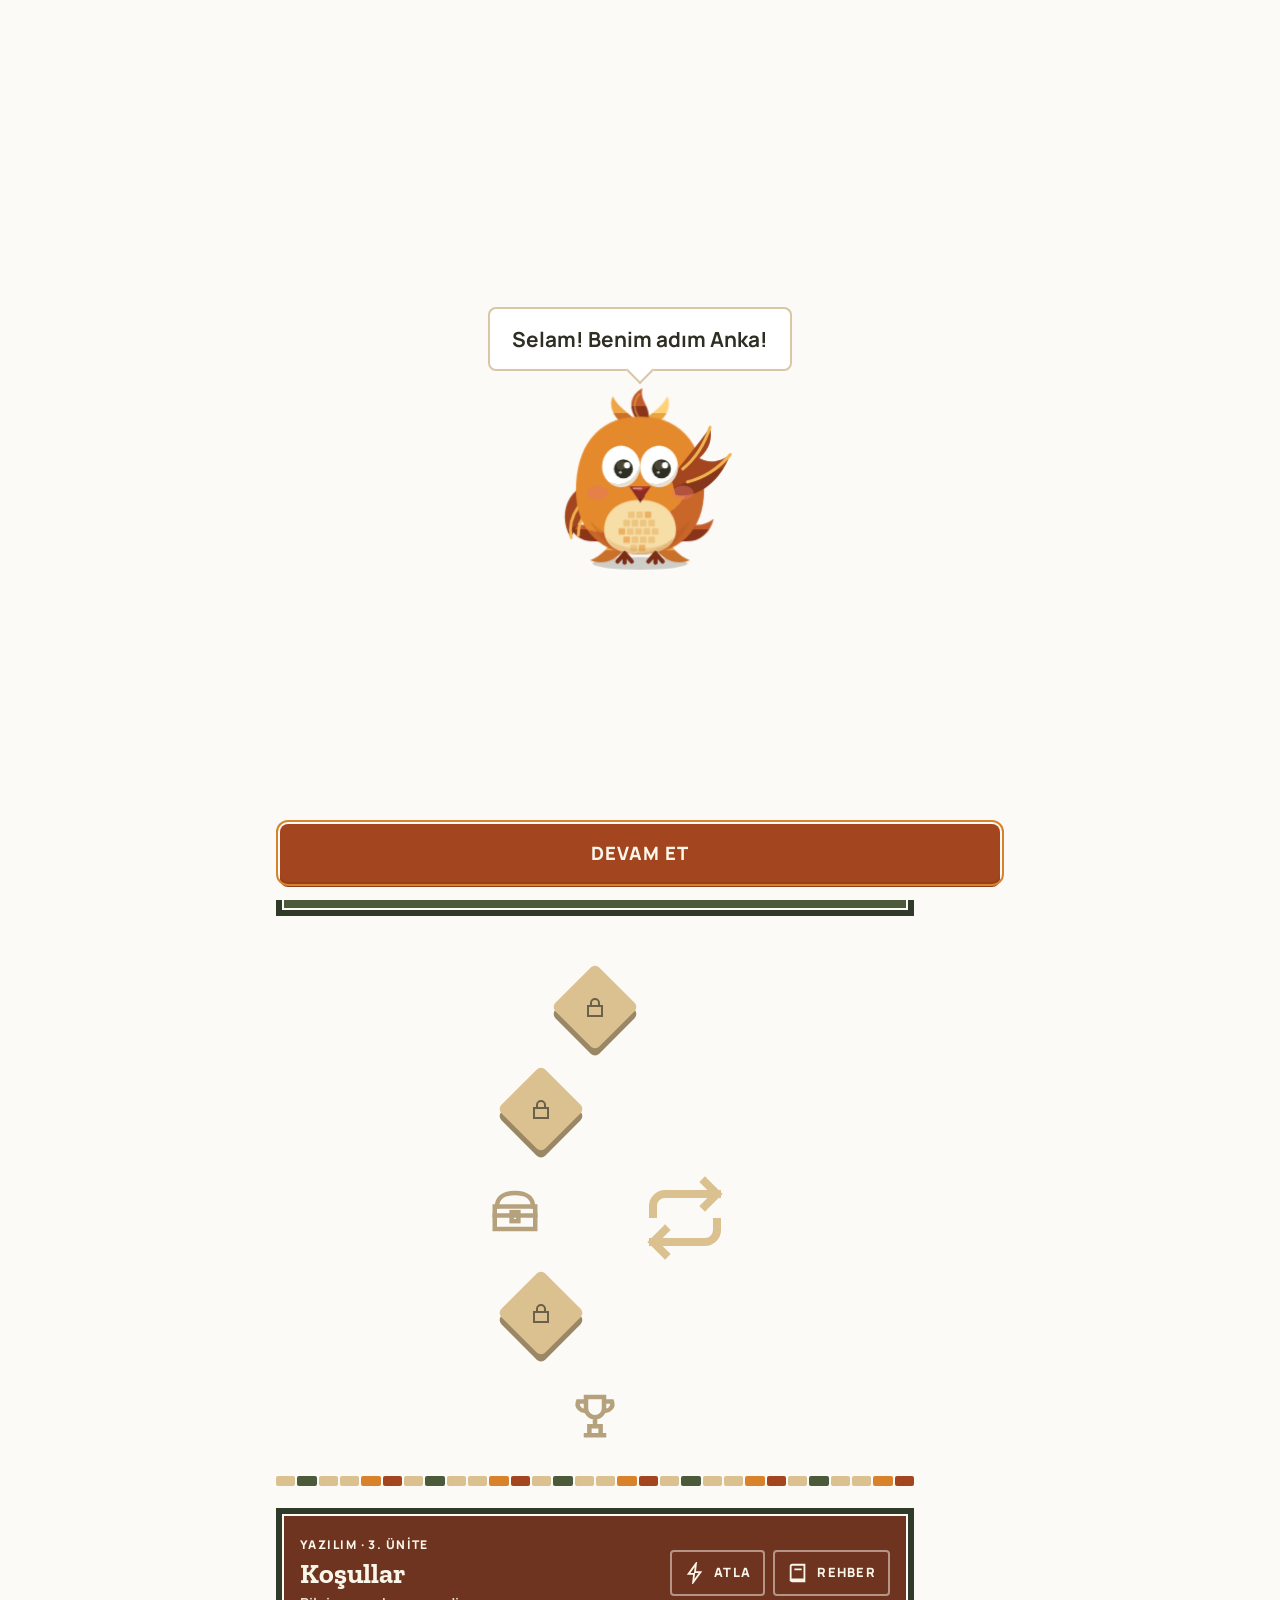
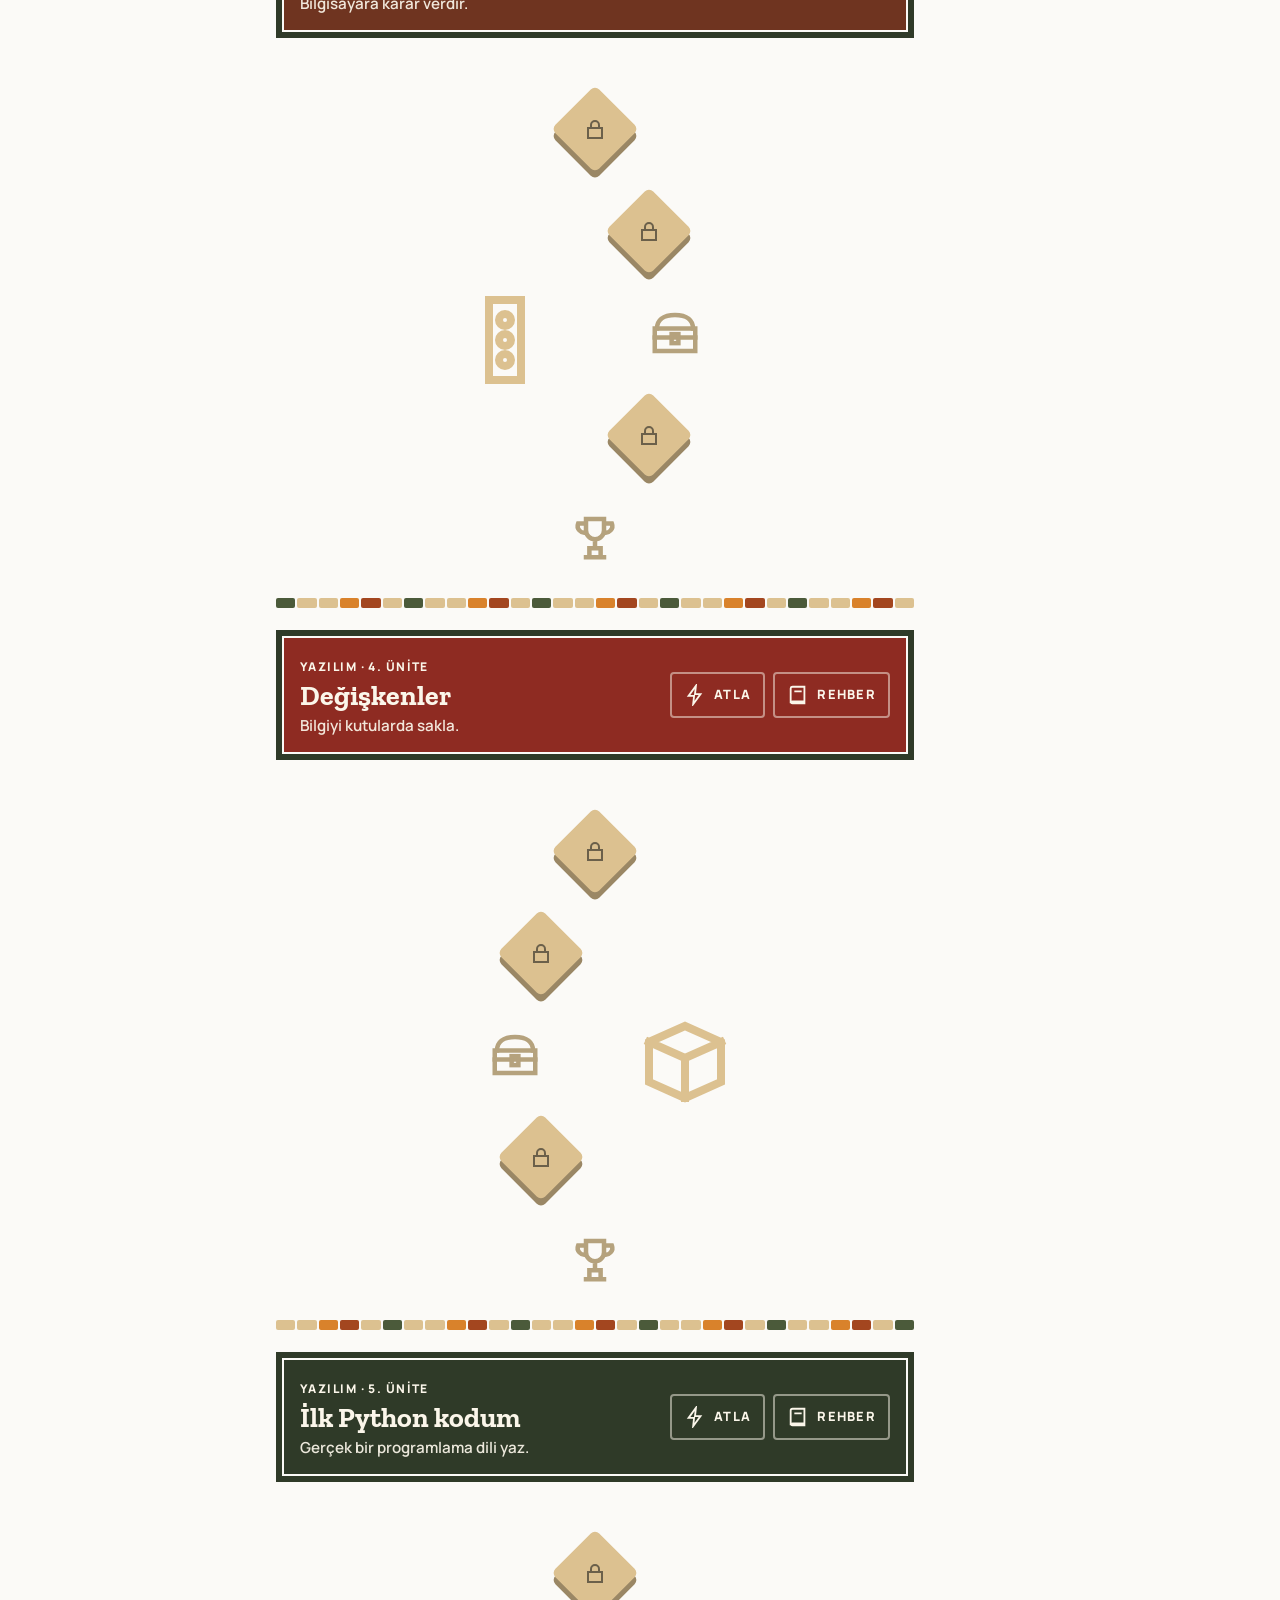
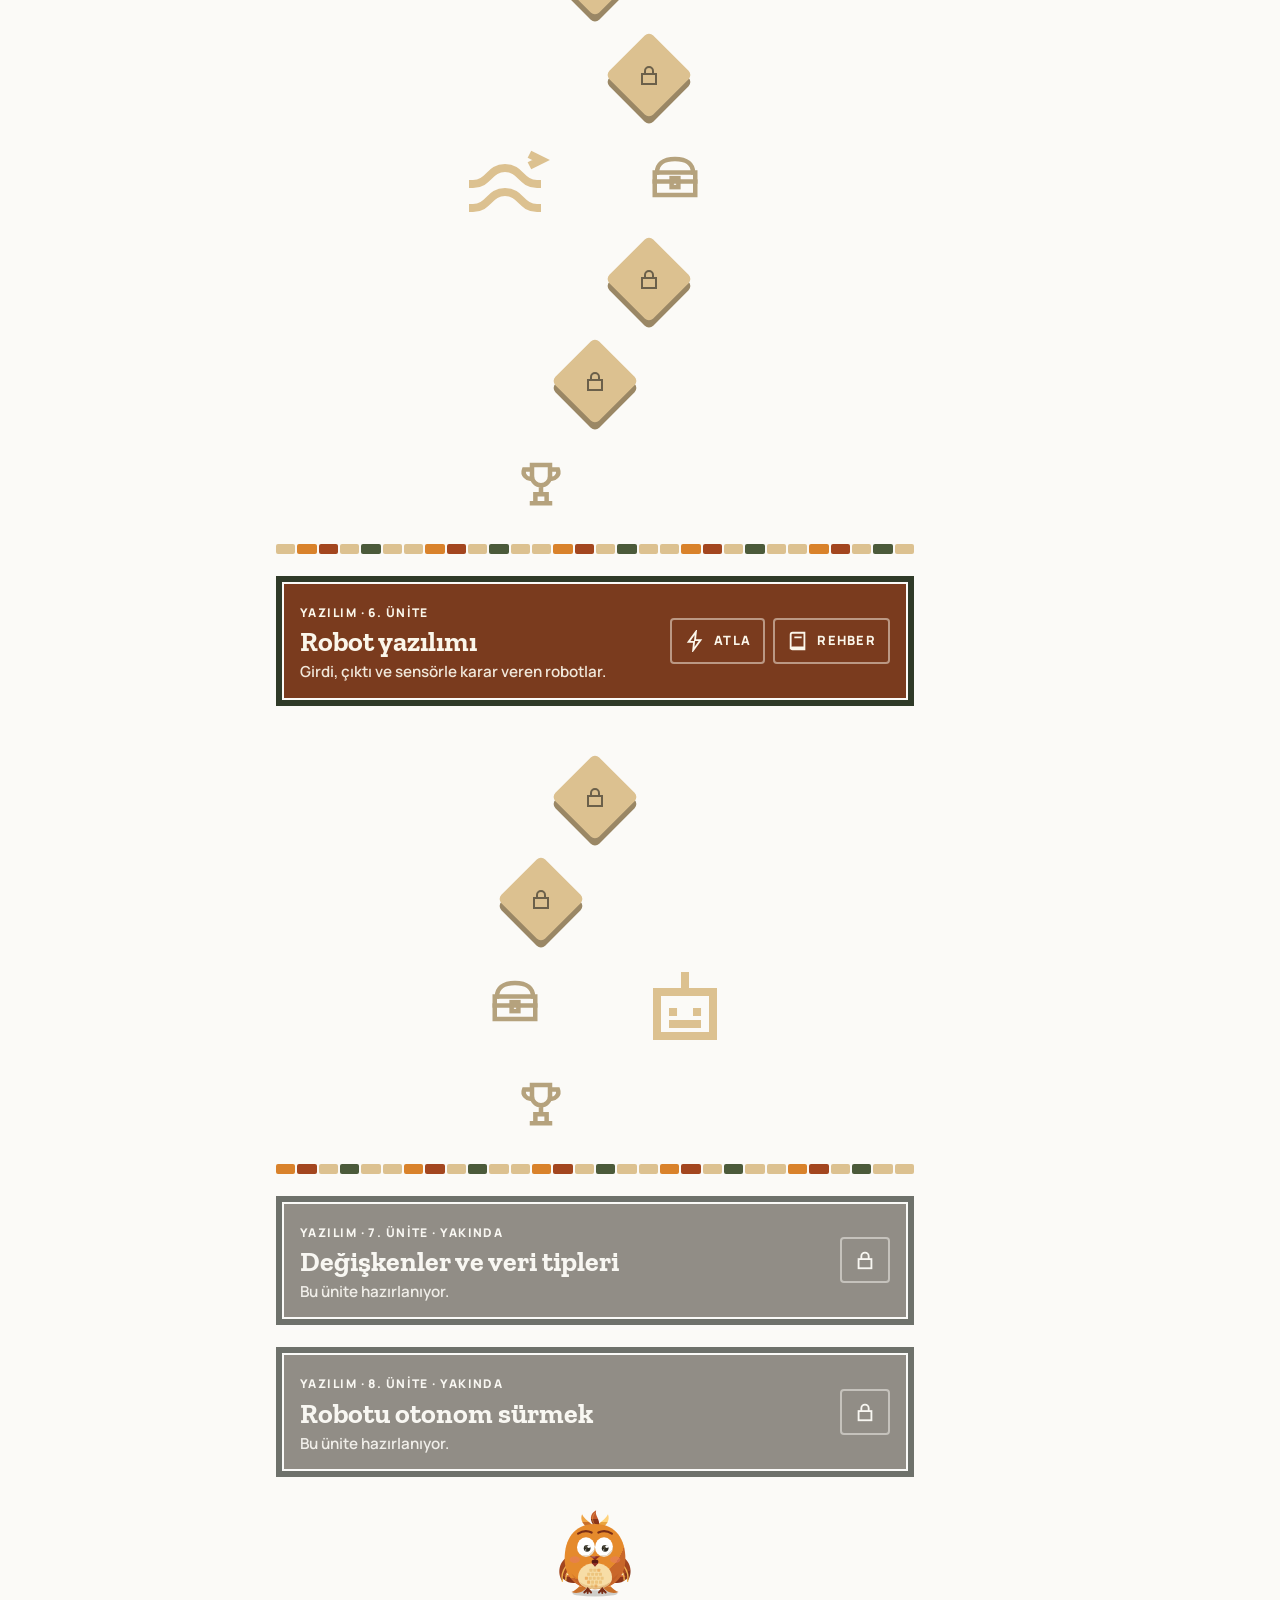
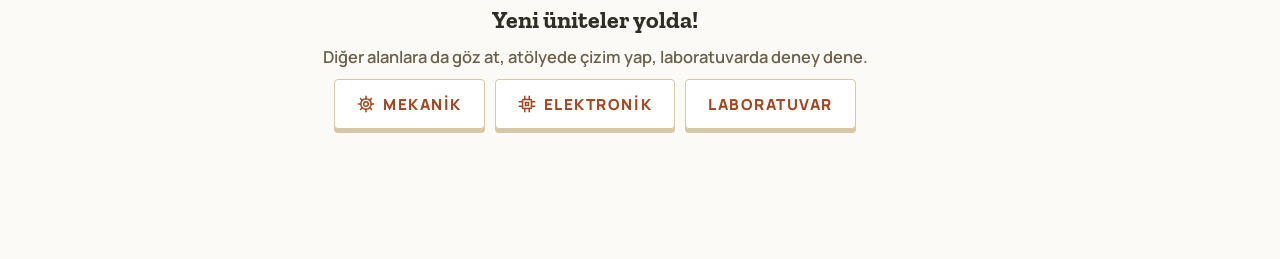
<file: index.html>
<!DOCTYPE html>
<html lang="tr">
<head>
<meta charset="utf-8">
<meta name="viewport" content="width=device-width, initial-scale=1">
<title>#BilimKıvılcımı</title>
<meta name="description" content="Hatay'daki çocuklar için ücretsiz, oyun gibi kodlama dersleri ve bilim deneyi oyunları. Bir Antioch Rising #10947 projesi.">
<meta name="theme-color" content="#2F3A28">
<meta property="og:title" content="#BilimKıvılcımı · Yazılımın Duolingosu">
<meta property="og:description" content="Anka ile oyun gibi kodlama öğren, laboratuvarda deney oyunları oyna. Ücretsiz ve Türkçe.">
<meta property="og:image" content="img/logo.png">
<link rel="icon" href="img/logo.png">
<link rel="stylesheet" href="css/fonts.css">
<link rel="stylesheet" href="css/style.css">
<link rel="stylesheet" href="css/ekler.css">
<link rel="stylesheet" href="css/anka3d.css">
<link rel="stylesheet" href="css/anim.css">
<style>
#boot{position:fixed;inset:0;z-index:9999;background:#D9822B;display:flex;flex-direction:column;align-items:center;justify-content:center;gap:22px;transition:opacity .2s ease}
#boot.out{opacity:0;pointer-events:none}
#boot .bt-disk{position:absolute;left:50%;top:50%;width:240px;height:240px;margin:-120px 0 0 -120px}
#boot .bt-anka{display:block;width:240px;height:240px;clip-path:circle(33.4% at 50% 50%);animation:btHop .7s .15s cubic-bezier(.3,1.6,.5,1) both}
#boot .bt-name{position:absolute;left:0;right:0;text-align:center;top:calc(50% + 106px);font:700 clamp(28px,8.5vw,40px)/1 'Zilla Slab',Georgia,serif;color:#FBF3E2;letter-spacing:.2px;animation:btUp .5s .12s ease both}
#boot .bt-name b{color:#7A2E16}
#boot .bt-team{position:absolute;bottom:calc(28px + env(safe-area-inset-bottom,0px));font:700 12px/1 Manrope,system-ui,sans-serif;letter-spacing:.14em;text-transform:uppercase;color:#7A2E16;opacity:.75}
@keyframes btHop{0%{transform:translateY(18px) scale(.9)}100%{transform:none}}
@keyframes btUp{from{transform:translateY(10px);opacity:0}}
@media (prefers-reduced-motion:reduce){#boot *{animation:none!important}}
</style>
</head>
<body>
<div id="boot" role="presentation"><div class="bt-disk"><img class="bt-anka" src="img/anka-bas.png" width="240" height="240" alt=""></div><div class="bt-name"><b>#</b>BilimKıvılcımı</div><div class="bt-team" lang="en">Antioch Rising #10947</div></div>
<script>(function(){var b=document.getElementById('boot');if(!(window.Capacitor&&window.Capacitor.isNativePlatform&&window.Capacitor.isNativePlatform())){b.remove();return}document.documentElement.style.background='#D9822B';window.__bootT=Date.now()})()</script>

<div class="app">
  <aside class="side" aria-label="Menü">
    <a class="brand" href="#ogren"><img src="img/logo.png" alt="Antioch Rising logosu"><span><b>#</b>BilimKıvılcımı</span></a>
    <nav id="sideNav"></nav>
    <div class="small">
      <a href="#yuva">Anka'nın yuvası</a>
      <a href="#defter">Deney defterim</a>
      <a href="#ogretmen">Öğretmenler için</a>
      <a href="#hakkinda">Proje hakkında</a>
      <a href="#yonetici">Yönetici paneli</a>
    </div>
  </aside>

  <main class="center" id="main">
    <header class="mtop">
      <div class="stats"><a class="brand" href="#ogren"><img src="img/logo.png" alt="Antioch Rising logosu"><span><b>#</b>BilimKıvılcımı</span></a><span class="stats-slot"></span></div>
    </header>
    <section data-page="ogren"><div id="path"></div></section>
    <section data-page="atolye" hidden><div class="page" id="pgHub"></div></section>
    <section data-page="cizim" hidden><div class="page" id="pgDraw" style="max-width:920px"></div></section>
    <section data-page="sozluk" hidden><div class="page" id="pgGloss"></div></section>
    <section data-page="gorevler" hidden><div class="page" id="pgQuests"></div></section>
    <section data-page="magaza" hidden><div class="page" id="pgShop"></div></section>
    <section data-page="profil" hidden><div class="page" id="pgProfile"></div></section>
    <section data-page="lab" hidden><div class="page wide" id="pgLab"></div></section>
    <section data-page="exp" hidden><div class="page wide" id="pgExp"></div></section>
    <section data-page="defter" hidden><div class="page wide" id="pgNote" style="max-width:960px"></div></section>
    <section data-page="ogretmen" hidden><div class="page wide" id="pgTeach"></div></section>
    <section data-page="yonetici" hidden><div class="page wide" id="pgAdmin"></div></section>
    <section data-page="yuva" hidden><div class="page" id="pgNest"></div></section>
    <section data-page="hakkinda" hidden><div class="page wide" id="pgAbout" style="max-width:1000px"></div></section>
  </main>

  <aside class="right" aria-label="Durumum">
    <div class="stats stats-slot"></div>
    <div class="card rc" id="rcStreak"></div>
    <div class="card rc" id="rcGoalQuests"></div>
    <p style="font-size:.75rem;color:var(--muted);padding:0 6px">#BilimKıvılcımı bir <b>Antioch Rising #10947</b> projesidir.</p>
  </aside>

</div>

<nav class="mtab" id="tabNav" aria-label="Sekmeler"></nav>

<div class="lesson" id="lesson" hidden>
  <div class="lhead">
    <button class="xbtn" id="lclose" type="button" aria-label="Dersten çık"></button>
    <div class="lbar" id="lbar" role="progressbar" aria-label="Ders ilerlemesi"></div>
    <span class="lhearts" id="lhearts"></span>
  </div>
  <div class="lbody" id="lbody"></div>
  <div class="lfoot" id="lfoot"><div class="lfin"><div class="fb" id="fb"></div><button class="b3" id="lbtn" type="button">Kontrol et</button></div></div>
</div>

<div class="modal" id="modal" hidden><div class="mbox" id="mbox" role="dialog" aria-modal="true"></div></div>
<div id="toast" role="status" aria-live="polite"></div>
<canvas id="fx" aria-hidden="true"></canvas>
<noscript><p style="padding:20px;font:700 1.1rem sans-serif">#BilimKıvılcımı'nın çalışması için JavaScript'in açık olması gerekiyor.</p></noscript>

<script src="js/build.js"></script>
<script src="js/icons.js"></script>
<script src="js/anka.js"></script>
<script src="js/gorsel.js"></script>
<script src="js/data.js"></script>
<script src="js/temel-mekanik.js"></script>
<script src="js/mekanik.js"></script>
<script src="js/egitim.js"></script>
<script src="js/temel-elektronik.js"></script>
<script src="js/icerik.js"></script>
<script src="js/dersler.js"></script>
<script src="js/kupa.js"></script>
<script src="js/ses.js"></script>
<script src="js/core.js"></script>
<script src="js/learn.js"></script>
<script src="js/ankacanli.js"></script>
<script src="js/sync.js"></script>
<script src="js/lab.js"></script>
<script src="js/teacher.js"></script>
<script src="js/admin.js"></script>
<script src="js/icerikedit.js"></script>
<script src="js/yuva.js"></script>
<script src="js/yuvaoyun.js"></script>
<script src="js/galeri.js"></script>
<script src="js/main.js"></script>
</body>
</html>
</file>
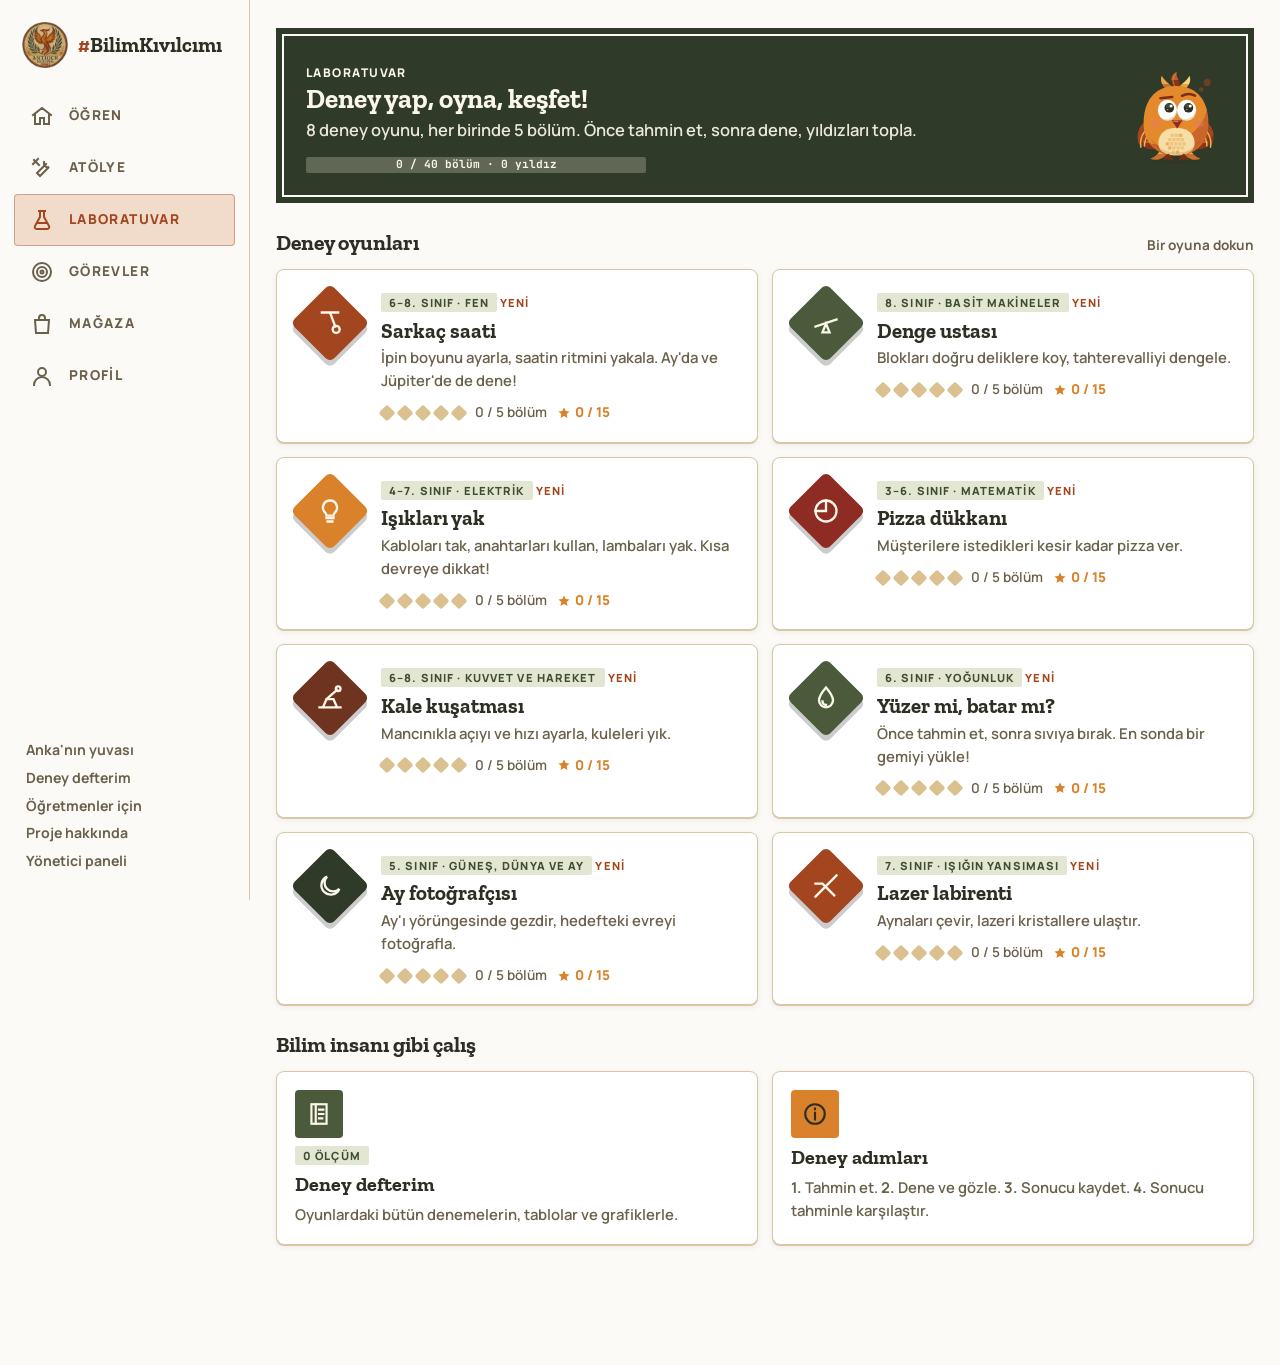
<file: lab.html>
<!DOCTYPE html>
<html lang="tr"><head><meta charset="utf-8"><title>#BilimKıvılcımı · Laboratuvar</title>
<meta http-equiv="refresh" content="0; url=index.html#lab">
<script>location.replace('index.html'+(location.hash==='#ogretmenler'?'#ogretmen':location.hash==='#hakkinda'?'#hakkinda':'#lab'))</script>
</head><body><p>Laboratuvar artık ana sayfada: <a href="index.html#lab">index.html#lab</a></p></body></html>
</file>
<file: css/fonts.css>
/* Yazı tipleri yerelde, internet olmadan da çalışır (Fontsource, SIL Open Font License) */
@font-face{font-family:'Zilla Slab';font-style:normal;font-display:swap;font-weight:600;src:url(../fonts/zilla-slab-latin-ext-600-normal.woff2) format('woff2');unicode-range:U+0100-02BA,U+02BD-02C5,U+02C7-02CC,U+02CE-02D7,U+02DD-02FF,U+0304,U+0308,U+0329,U+1D00-1DBF,U+1E00-1E9F,U+1EF2-1EFF,U+2020,U+20A0-20AB,U+20AD-20C0,U+2113,U+2C60-2C7F,U+A720-A7FF}
@font-face{font-family:'Zilla Slab';font-style:normal;font-display:swap;font-weight:600;src:url(../fonts/zilla-slab-latin-600-normal.woff2) format('woff2');unicode-range:U+0000-00FF,U+0131,U+0152-0153,U+02BB-02BC,U+02C6,U+02DA,U+02DC,U+0304,U+0308,U+0329,U+2000-206F,U+20AC,U+2122,U+2191,U+2193,U+2212,U+2215,U+FEFF,U+FFFD}
@font-face{font-family:'Zilla Slab';font-style:normal;font-display:swap;font-weight:700;src:url(../fonts/zilla-slab-latin-ext-700-normal.woff2) format('woff2');unicode-range:U+0100-02BA,U+02BD-02C5,U+02C7-02CC,U+02CE-02D7,U+02DD-02FF,U+0304,U+0308,U+0329,U+1D00-1DBF,U+1E00-1E9F,U+1EF2-1EFF,U+2020,U+20A0-20AB,U+20AD-20C0,U+2113,U+2C60-2C7F,U+A720-A7FF}
@font-face{font-family:'Zilla Slab';font-style:normal;font-display:swap;font-weight:700;src:url(../fonts/zilla-slab-latin-700-normal.woff2) format('woff2');unicode-range:U+0000-00FF,U+0131,U+0152-0153,U+02BB-02BC,U+02C6,U+02DA,U+02DC,U+0304,U+0308,U+0329,U+2000-206F,U+20AC,U+2122,U+2191,U+2193,U+2212,U+2215,U+FEFF,U+FFFD}
@font-face{font-family:'Manrope';font-style:normal;font-display:swap;font-weight:500;src:url(../fonts/manrope-latin-ext-500-normal.woff2) format('woff2');unicode-range:U+0100-02BA,U+02BD-02C5,U+02C7-02CC,U+02CE-02D7,U+02DD-02FF,U+0304,U+0308,U+0329,U+1D00-1DBF,U+1E00-1E9F,U+1EF2-1EFF,U+2020,U+20A0-20AB,U+20AD-20C0,U+2113,U+2C60-2C7F,U+A720-A7FF}
@font-face{font-family:'Manrope';font-style:normal;font-display:swap;font-weight:500;src:url(../fonts/manrope-latin-500-normal.woff2) format('woff2');unicode-range:U+0000-00FF,U+0131,U+0152-0153,U+02BB-02BC,U+02C6,U+02DA,U+02DC,U+0304,U+0308,U+0329,U+2000-206F,U+20AC,U+2122,U+2191,U+2193,U+2212,U+2215,U+FEFF,U+FFFD}
@font-face{font-family:'Manrope';font-style:normal;font-display:swap;font-weight:600;src:url(../fonts/manrope-latin-ext-600-normal.woff2) format('woff2');unicode-range:U+0100-02BA,U+02BD-02C5,U+02C7-02CC,U+02CE-02D7,U+02DD-02FF,U+0304,U+0308,U+0329,U+1D00-1DBF,U+1E00-1E9F,U+1EF2-1EFF,U+2020,U+20A0-20AB,U+20AD-20C0,U+2113,U+2C60-2C7F,U+A720-A7FF}
@font-face{font-family:'Manrope';font-style:normal;font-display:swap;font-weight:600;src:url(../fonts/manrope-latin-600-normal.woff2) format('woff2');unicode-range:U+0000-00FF,U+0131,U+0152-0153,U+02BB-02BC,U+02C6,U+02DA,U+02DC,U+0304,U+0308,U+0329,U+2000-206F,U+20AC,U+2122,U+2191,U+2193,U+2212,U+2215,U+FEFF,U+FFFD}
@font-face{font-family:'Manrope';font-style:normal;font-display:swap;font-weight:700;src:url(../fonts/manrope-latin-ext-700-normal.woff2) format('woff2');unicode-range:U+0100-02BA,U+02BD-02C5,U+02C7-02CC,U+02CE-02D7,U+02DD-02FF,U+0304,U+0308,U+0329,U+1D00-1DBF,U+1E00-1E9F,U+1EF2-1EFF,U+2020,U+20A0-20AB,U+20AD-20C0,U+2113,U+2C60-2C7F,U+A720-A7FF}
@font-face{font-family:'Manrope';font-style:normal;font-display:swap;font-weight:700;src:url(../fonts/manrope-latin-700-normal.woff2) format('woff2');unicode-range:U+0000-00FF,U+0131,U+0152-0153,U+02BB-02BC,U+02C6,U+02DA,U+02DC,U+0304,U+0308,U+0329,U+2000-206F,U+20AC,U+2122,U+2191,U+2193,U+2212,U+2215,U+FEFF,U+FFFD}
@font-face{font-family:'Manrope';font-style:normal;font-display:swap;font-weight:800;src:url(../fonts/manrope-latin-ext-800-normal.woff2) format('woff2');unicode-range:U+0100-02BA,U+02BD-02C5,U+02C7-02CC,U+02CE-02D7,U+02DD-02FF,U+0304,U+0308,U+0329,U+1D00-1DBF,U+1E00-1E9F,U+1EF2-1EFF,U+2020,U+20A0-20AB,U+20AD-20C0,U+2113,U+2C60-2C7F,U+A720-A7FF}
@font-face{font-family:'Manrope';font-style:normal;font-display:swap;font-weight:800;src:url(../fonts/manrope-latin-800-normal.woff2) format('woff2');unicode-range:U+0000-00FF,U+0131,U+0152-0153,U+02BB-02BC,U+02C6,U+02DA,U+02DC,U+0304,U+0308,U+0329,U+2000-206F,U+20AC,U+2122,U+2191,U+2193,U+2212,U+2215,U+FEFF,U+FFFD}
@font-face{font-family:'JetBrains Mono';font-style:normal;font-display:swap;font-weight:500;src:url(../fonts/jetbrains-mono-latin-ext-500-normal.woff2) format('woff2');unicode-range:U+0100-02BA,U+02BD-02C5,U+02C7-02CC,U+02CE-02D7,U+02DD-02FF,U+0304,U+0308,U+0329,U+1D00-1DBF,U+1E00-1E9F,U+1EF2-1EFF,U+2020,U+20A0-20AB,U+20AD-20C0,U+2113,U+2C60-2C7F,U+A720-A7FF}
@font-face{font-family:'JetBrains Mono';font-style:normal;font-display:swap;font-weight:500;src:url(../fonts/jetbrains-mono-latin-500-normal.woff2) format('woff2');unicode-range:U+0000-00FF,U+0131,U+0152-0153,U+02BB-02BC,U+02C6,U+02DA,U+02DC,U+0304,U+0308,U+0329,U+2000-206F,U+20AC,U+2122,U+2191,U+2193,U+2212,U+2215,U+FEFF,U+FFFD}
@font-face{font-family:'JetBrains Mono';font-style:normal;font-display:swap;font-weight:700;src:url(../fonts/jetbrains-mono-latin-ext-700-normal.woff2) format('woff2');unicode-range:U+0100-02BA,U+02BD-02C5,U+02C7-02CC,U+02CE-02D7,U+02DD-02FF,U+0304,U+0308,U+0329,U+1D00-1DBF,U+1E00-1E9F,U+1EF2-1EFF,U+2020,U+20A0-20AB,U+20AD-20C0,U+2113,U+2C60-2C7F,U+A720-A7FF}
@font-face{font-family:'JetBrains Mono';font-style:normal;font-display:swap;font-weight:700;src:url(../fonts/jetbrains-mono-latin-700-normal.woff2) format('woff2');unicode-range:U+0000-00FF,U+0131,U+0152-0153,U+02BB-02BC,U+02C6,U+02DA,U+02DC,U+0304,U+0308,U+0329,U+2000-206F,U+20AC,U+2122,U+2191,U+2193,U+2212,U+2215,U+FEFF,U+FFFD}
</file>
<file: css/style.css>
/* #BilimKıvılcımı · Antioch Rising "Mozaik" tasarım dili
   60·30·10: tessera zemin, kiremit/zeytin marka, alev vurgu. Kare taş (tessera) ızgarası 8px.
   Yerleşim: masaüstünde sol menü + orta içerik + sağ durum kartları; telefonda üst durum çubuğu + alt sekmeler. */
:root{
  --tessera:#FBFAF7; --raised:#FFFFFF; --sand:#DCC190; --line:#D8C7A4; --ink:#2F2E24; --muted:#6B604A;
  --terra:#A3461F; --on-terra:#FBF6EA; --terra-soft:#F1DCCB; --terra-ts:#93401C;
  --ember:#D9822B; --rust:#6F3420; --olive:#4B5A3A; --on-olive:#FBF6EA; --olive-soft:#E2E6D2; --olive-ts:#3F4D30; --olive-deep:#2F3A28;
  --garnet:#8E2B22; --garnet-soft:#F3DAD6; --focus:#D9822B;
  --code:#2F3A28; --code-ink:#F4EAD6; --tile:#E6D3AE; --off:#B5A27D; --stage:#26301F;
  --u1:#A3461F; --u1d:#6F3420; --u2:#4B5A3A; --u2d:#2F3A28; --u3:#6F3420; --u3d:#45200F; --u4:#8E2B22; --u4d:#5C1A14; --u5:#2F3A28; --u5d:#141A11; --u6:#7A3B1E; --u6d:#4A220F; --u7:#4B5A3A; --u7d:#2F3A28; --u8:#8F5314; --u8d:#5A3209; --u9:#5A6630; --u9d:#363E1A; --u10:#9A5A12; --u10d:#5E360A; --u11:#7E4A16; --u11d:#4C2B0B; --u12:#A8701E; --u12d:#66420F; --u13:#B5532A; --u13d:#73311A; --u14:#55663A; --u14d:#323D22; --u15:#A7651A; --u15d:#62390C; --u16:#5E5A2E; --u16d:#38351A;
  --display:"Zilla Slab","Roboto Slab",Georgia,serif;
  --body:Manrope,"Segoe UI",system-ui,sans-serif;
  --mono:"JetBrains Mono",ui-monospace,Menlo,monospace;
  --shadow:0 1px 0 #D8C7A4,0 2px 6px rgba(47,46,36,.08);
  color-scheme:light;
}
@media (prefers-color-scheme:dark){
  :root:not([data-theme="light"]){
    --tessera:#1C1A14; --raised:#26231B; --sand:#3A3428; --line:#3D382B; --ink:#F2E9D6; --muted:#B8AB8E;
    --terra:#E58552; --on-terra:#1C1A14; --terra-soft:#3A2016; --terra-ts:#EFB08A;
    --ember:#F0A04B; --rust:#9A4A28; --olive:#A9B98F; --on-olive:#1C1A14; --olive-soft:#232B1D; --olive-ts:#B9C79F; --olive-deep:#141A11;
    --garnet:#E8776A; --garnet-soft:#3A1A17; --code:#141A11; --code-ink:#F2E9D6; --tile:#3A3428; --off:#6B604A; --stage:#141A11;
    --u1:#C4602F; --u1d:#7A3518; --u2:#5E7148; --u2d:#36432A; --u3:#9A4A28; --u3d:#5A2A15; --u4:#B03F33; --u4d:#6E231C; --u5:#3E4D33; --u5d:#1F281A; --u6:#9A4A28; --u6d:#5A2A15; --u7:#5E7148; --u7d:#36432A; --u8:#A86418; --u8d:#5E370B; --u9:#6E7C3C; --u9d:#40481F; --u10:#B26C1C; --u10d:#663D0C; --u11:#965A1E; --u11d:#57340E; --u12:#C08328; --u12d:#6E4A12; --u13:#C96A3A; --u13d:#7D3C1E; --u14:#667A48; --u14d:#3B4829; --u15:#BC7A26; --u15d:#6C4511; --u16:#76723C; --u16d:#45421F;
    --shadow:0 1px 0 #3D382B,0 2px 8px rgba(0,0,0,.4); color-scheme:dark;
  }
}
:root[data-theme="dark"]{
  --tessera:#1C1A14; --raised:#26231B; --sand:#3A3428; --line:#3D382B; --ink:#F2E9D6; --muted:#B8AB8E;
  --terra:#E58552; --on-terra:#1C1A14; --terra-soft:#3A2016; --terra-ts:#EFB08A;
  --ember:#F0A04B; --rust:#9A4A28; --olive:#A9B98F; --on-olive:#1C1A14; --olive-soft:#232B1D; --olive-ts:#B9C79F; --olive-deep:#141A11;
  --garnet:#E8776A; --garnet-soft:#3A1A17; --code:#141A11; --code-ink:#F2E9D6; --tile:#3A3428; --off:#6B604A; --stage:#141A11;
  --u1:#C4602F; --u1d:#7A3518; --u2:#5E7148; --u2d:#36432A; --u3:#9A4A28; --u3d:#5A2A15; --u4:#B03F33; --u4d:#6E231C; --u5:#3E4D33; --u5d:#1F281A; --u6:#9A4A28; --u6d:#5A2A15; --u7:#5E7148; --u7d:#36432A; --u8:#A86418; --u8d:#5E370B; --u9:#6E7C3C; --u9d:#40481F; --u10:#B26C1C; --u10d:#663D0C; --u11:#965A1E; --u11d:#57340E; --u12:#C08328; --u12d:#6E4A12; --u13:#C96A3A; --u13d:#7D3C1E; --u14:#667A48; --u14d:#3B4829; --u15:#BC7A26; --u15d:#6C4511; --u16:#76723C; --u16d:#45421F;
  --shadow:0 1px 0 #3D382B,0 2px 8px rgba(0,0,0,.4); color-scheme:dark;
}
*{box-sizing:border-box}
[hidden]{display:none!important}
html,body{height:100%}
body{margin:0;background:var(--tessera);color:var(--ink);font:600 16.5px/1.55 var(--body);-webkit-font-smoothing:antialiased;-webkit-tap-highlight-color:transparent}
h1,h2,h3{font-family:var(--display);font-weight:700;margin:0;line-height:1.1;text-wrap:balance}
p{margin:0}
button{font:inherit;color:inherit}
a{color:var(--terra)}
:focus-visible{outline:2px solid var(--focus);outline-offset:2px}
.ic{flex:none;display:block}
.lbl{font:800 .75rem/1 var(--body);letter-spacing:.12em;text-transform:uppercase}
.num{font-family:var(--mono);font-weight:700;font-variant-numeric:tabular-nums}
.muted{color:var(--muted)}
.sr{position:absolute;width:1px;height:1px;overflow:hidden;clip:rect(0 0 0 0)}

/* Mozaik bandı ve çerçeve */
.band{display:grid;grid-auto-flow:column;grid-auto-columns:1fr;gap:2px}
.band i{height:10px;border-radius:2px}
.frame{border:6px solid var(--olive-deep);padding:2px;background:var(--tessera)}

/* Anka: bekleme hâlleri (sınıf = ruh hâli) ve kısa hareketler (act-*) */
.anka{display:block;overflow:visible;cursor:pointer;-webkit-tap-highlight-color:transparent;animation:hop 2.8s ease-in-out infinite;animation-delay:var(--ad,0s)}
.anka .ak-all,.anka .ak-bd,.anka .ak-tail,.anka .wg,.anka .crest,.anka .tear,.anka .zz,.anka .thd{transform-box:fill-box}
.anka .ak-all{transform-origin:50% 100%}
.anka .ak-bd{transform-origin:50% 100%;animation:akBreath 3.4s ease-in-out infinite;animation-delay:var(--ad,0s)}
.anka .ak-tail{transform-origin:50% 0;animation:akTail 2.6s ease-in-out infinite}
.anka .pup{animation:akLook 8s ease-in-out infinite;animation-delay:var(--ad,0s)}
.anka .lid{transform-box:fill-box;transform-origin:50% 0;transform:scaleY(0);animation:blink 5.5s infinite;animation-delay:var(--ad,0s)}
.anka .wgl{transform-origin:90% 10%}
.anka .wgr{transform-origin:10% 10%}
.anka.cheer .wgl{transform-origin:90% 90%}
.anka.cheer .wgr,.anka.wave .wgr{transform-origin:10% 90%}
.anka .crest{transform-origin:50% 100%;animation:flick 1.7s ease-in-out infinite}
@keyframes hop{0%,100%{translate:0 0}50%{translate:0 -4px}}
@keyframes akBreath{0%,100%{transform:scale(1,1)}50%{transform:scale(1.025,.975)}}
@keyframes akTail{0%,100%{transform:rotate(0)}50%{transform:rotate(3deg)}}
@keyframes akLook{0%,34%,100%{transform:none}38%,48%{transform:translate(-3px,1px)}52%,62%{transform:translate(3px,-1px)}66%{transform:none}80%,86%{transform:translate(0,2px)}}
@keyframes blink{0%,93%,100%{transform:scaleY(0)}96%{transform:scaleY(1)}}
@keyframes flick{50%{transform:scaleY(1.1) skewX(-4deg)}}
/* ruh hâlleri */
.anka.cheer{animation:akBounce .7s ease-in-out infinite}
.anka.cheer .wgl{animation:flapL .3s ease-in-out infinite alternate}
.anka.cheer .wgr,.anka.wave .wgr{animation:flapR .34s ease-in-out infinite alternate}
.anka.wave .ak-bd{animation:akLean 1.5s ease-in-out infinite}
.anka.wow .ak-bd{animation:akPuff 1.4s ease-in-out infinite}
.anka.think{animation:none}
.anka.think .ak-bd{animation:akTilt 3.2s ease-in-out infinite}
.anka.think .thd{animation:akDot 1.6s ease-in-out infinite}
.anka.think .thd2{animation-delay:.4s}
.anka.sad,.anka.sleep{animation:none}
.anka.sad .ak-bd{animation:akDroop 3.6s ease-in-out infinite}
.anka.sad .tear{animation:akTear 2.4s ease-in infinite}
.anka.sleep .ak-bd{animation:akBreath 4.6s ease-in-out infinite}
.anka.sleep .zz{animation:akZz 2.8s ease-in-out infinite}
.anka.love{animation:akBounce 1.1s ease-in-out infinite}
.anka.love .hrt{transform-box:fill-box;transform-origin:50% 60%;animation:akHeart .7s ease-in-out infinite alternate}
.anka.eat .ak-bd{animation:akNod .45s ease-in-out infinite}
.anka.eat .chew{transform-box:fill-box;transform-origin:50% 0;animation:akChew .2s ease-in-out infinite alternate}
@keyframes akHeart{to{transform:scale(1.18)}}
@keyframes akChew{to{transform:scaleY(.35)}}
@keyframes akBounce{0%,100%{translate:0 0}50%{translate:0 -9px}}
@keyframes flapL{from{transform:rotate(6deg)}to{transform:rotate(-18deg)}}
@keyframes flapR{from{transform:rotate(-6deg)}to{transform:rotate(18deg)}}
@keyframes akLean{0%,100%{transform:rotate(-2deg)}50%{transform:rotate(3deg)}}
@keyframes akPuff{0%,100%{transform:scale(1)}50%{transform:scale(1.05)}}
@keyframes akTilt{0%,100%{transform:rotate(-4deg)}50%{transform:rotate(4deg)}}
@keyframes akDot{0%,100%{opacity:.25}50%{opacity:.8}}
@keyframes akDroop{0%,100%{transform:scale(1,1) rotate(0)}50%{transform:scale(1.03,.95) rotate(-2deg)}}
@keyframes akTear{0%{transform:translateY(0);opacity:0}15%{opacity:1}80%{transform:translateY(26px);opacity:.9}100%{transform:translateY(32px);opacity:0}}
@keyframes akZz{0%{transform:translate(0,6px);opacity:0}30%{opacity:1}100%{transform:translate(6px,-10px);opacity:0}}
/* kısa hareketler */
.anka.act-jump .ak-all{animation:akJump .75s cubic-bezier(.3,.6,.4,1) both}
.anka.act-spin .ak-all{animation:akSpin .9s cubic-bezier(.4,.1,.3,1) both}
.anka.act-flip .ak-all{animation:akFlip .9s ease-in-out both}
.anka.act-dance .ak-all{animation:akDance .6s ease-in-out 3 both}
.anka.act-wiggle .ak-all{animation:akWiggle .55s ease-in-out both}
.anka.act-nod .ak-all{animation:akNod .7s ease-in-out both}
.anka.act-shake .ak-all{animation:akShake .6s ease-in-out both}
.anka.act-enter .ak-all{animation:akEnter .55s cubic-bezier(.3,1.5,.5,1) both}
.anka.act-jump .wg,.anka.act-spin .wg,.anka.act-dance .wg,.anka.act-flip .wg{animation:akFlapL .16s ease-in-out 6 alternate}
.anka.act-jump .wgr,.anka.act-spin .wgr,.anka.act-dance .wgr,.anka.act-flip .wgr{animation-name:akFlapR}
@keyframes akFlapL{to{transform:rotate(28deg)}}
@keyframes akFlapR{to{transform:rotate(-28deg)}}
@keyframes akJump{0%{transform:none}15%{transform:scale(1.14,.84)}45%{transform:translateY(-30%) scale(.92,1.1)}72%{transform:translateY(0) scale(1.1,.9)}86%{transform:translateY(-4%) scale(.98,1.02)}100%{transform:none}}
@keyframes akSpin{0%{transform:none}20%{transform:scale(1.1,.88)}50%{transform:translateY(-26%) rotate(180deg)}80%{transform:translateY(0) rotate(360deg) scale(1.08,.92)}100%{transform:rotate(360deg)}}
@keyframes akFlip{0%{transform:none}40%{transform:translateY(-22%) scaleX(-1)}70%{transform:translateY(0) scaleX(-1)}100%{transform:none}}
@keyframes akDance{0%,100%{transform:none}25%{transform:translate(-6%,-8%) rotate(-8deg)}50%{transform:translateY(0) scale(1.06,.94)}75%{transform:translate(6%,-8%) rotate(8deg)}}
@keyframes akWiggle{20%{transform:rotate(-9deg)}40%{transform:rotate(8deg)}60%{transform:rotate(-6deg)}80%{transform:rotate(4deg)}100%{transform:none}}
@keyframes akNod{30%{transform:rotate(6deg) scale(1,.96)}60%{transform:rotate(-2deg)}100%{transform:none}}
@keyframes akShake{15%{transform:rotate(-9deg)}35%{transform:rotate(8deg)}55%{transform:rotate(-6deg)}75%{transform:rotate(4deg)}100%{transform:none}}
@keyframes akEnter{0%{transform:translateY(30%) scale(.5);opacity:0}60%{opacity:1}100%{transform:none;opacity:1}}
.amsg{display:grid;grid-template-columns:auto 1fr auto auto;gap:16px;align-items:center;margin-top:20px;padding:14px 18px}
.amsg .bub{position:relative;background:var(--tessera);border:1px solid var(--line);border-radius:8px;padding:12px 14px;font-size:1.02rem}
.amsg .bub::before{content:"";position:absolute;left:-8px;top:50%;width:14px;height:14px;background:var(--tessera);border-left:1px solid var(--line);border-bottom:1px solid var(--line);transform:translateY(-50%) rotate(45deg)}
.amsg .bub b{color:var(--terra)}
.amsg .x{width:36px;height:36px;border:0;background:none;color:var(--muted);cursor:pointer;display:grid;place-items:center;align-self:start}

/* 3D düğme */
.b3{--c:var(--terra);--cd:var(--rust);--oc:var(--on-terra);display:inline-flex;align-items:center;justify-content:center;gap:8px;min-height:50px;padding:12px 22px;border:0;border-radius:4px;background:var(--c);color:var(--oc);box-shadow:0 4px 0 var(--cd);font:800 .95rem/1 var(--body);letter-spacing:.1em;text-transform:uppercase;cursor:pointer;text-decoration:none;transition:transform .08s,box-shadow .08s,filter .15s}
.b3:hover{filter:brightness(1.07)}
.b3:active{transform:translateY(4px);box-shadow:0 0 0 var(--cd)}
.b3:disabled{--c:var(--sand);--cd:var(--sand);--oc:var(--muted);box-shadow:none;cursor:default;filter:none;transform:none}
.b3.ghost{--c:var(--raised);--cd:var(--line);--oc:var(--terra);border:1px solid var(--line)}
.b3.olive{--c:var(--olive);--cd:var(--olive-deep);--oc:var(--on-olive)}
.b3.ember{--c:var(--ember);--cd:#A35F1A;--oc:#2F2E24}
.b3.garnet{--c:var(--garnet);--cd:#5C1A14;--oc:var(--raised)}
.b3.sm{min-height:40px;padding:8px 14px;font-size:.8rem}
.b3.wide{width:100%}
.card{background:var(--raised);border:1px solid var(--line);border-radius:8px;padding:18px;box-shadow:var(--shadow)}

/* İskelet */
.app{display:grid;grid-template-columns:250px minmax(0,1fr) 340px;min-height:100%}
.app.full{grid-template-columns:250px minmax(0,1fr)}
.app.full .right{display:none}
.side{position:sticky;top:0;height:100vh;padding:18px 14px;border-right:1px solid var(--line);display:flex;flex-direction:column;gap:4px;background:var(--tessera);z-index:5;overflow:auto}
.brand{display:flex;align-items:center;gap:10px;text-decoration:none;color:var(--ink)}
.brand img{width:46px;height:46px;display:block;flex:none}
.brand span{font:700 1.3rem/1 var(--display)}
.brand b{color:var(--terra)}
.side .brand{padding:4px 8px 18px}
.nav{display:flex;align-items:center;gap:12px;padding:10px 12px;border-radius:4px;border:1px solid transparent;text-decoration:none;font:800 .85rem/1 var(--body);letter-spacing:.1em;text-transform:uppercase;color:var(--muted);cursor:pointer;background:none;width:100%;text-align:left;position:relative}
.nav:hover{background:color-mix(in srgb,var(--sand) 35%,transparent);color:var(--ink)}
.nav[aria-current="page"]{color:var(--terra);background:var(--terra-soft);border-color:color-mix(in srgb,var(--terra) 40%,transparent)}
.nav .ni{width:30px;height:30px;display:grid;place-items:center}
.nav .sh{display:none}
.side .small{margin-top:auto;display:grid;gap:6px;padding:10px 12px;font-size:.88rem}
.side .small a{color:var(--muted);text-decoration:none;font-weight:700}
.side .small a:hover,.side .small a[aria-current="page"]{color:var(--terra)}
.center{min-width:0;padding:0 26px 120px}
.right{position:sticky;top:0;height:100vh;overflow:auto;padding:18px 22px;display:flex;flex-direction:column;gap:16px}
.stats{display:flex;align-items:center;justify-content:space-between;gap:6px}
.stat{display:inline-flex;align-items:center;gap:6px;font:700 1.05rem/1 var(--mono);padding:8px;border-radius:4px;text-decoration:none;font-variant-numeric:tabular-nums}
.stat.fl{color:var(--ember)} .stat.fl.off{color:var(--off)}
.stat.gm{color:var(--olive)} .stat.ht{color:var(--garnet)}
.mtop{display:none;position:sticky;top:0;z-index:6;background:color-mix(in srgb,var(--tessera) 94%,transparent);backdrop-filter:blur(8px);border-bottom:1px solid var(--line);padding:8px 12px}
.mtop .brand img{width:36px;height:36px}
.mtop .brand span{font-size:1.1rem}
.mtab{display:none}

/* Ders yolu */
.unit{margin-top:22px}
.uhead{position:relative}
.uin{display:flex;align-items:center;justify-content:space-between;gap:12px;padding:14px 16px;background:var(--c);color:#FBF6EA}
.uin h2{font-size:1.75rem;margin:4px 0 2px}
.uin p{font-weight:600;opacity:.92;font-size:.95rem}
.guide{display:flex;align-items:center;gap:8px;min-height:46px;padding:8px 12px;border-radius:4px;border:2px solid rgba(251,246,234,.5);background:transparent;color:#FBF6EA;font:800 .8rem/1 var(--body);letter-spacing:.1em;text-transform:uppercase;cursor:pointer;flex:none}
.guide:hover{background:rgba(251,246,234,.12)}
.nodes{display:flex;flex-direction:column;align-items:center;gap:40px;padding:60px 0 30px}
.nw{position:relative;z-index:1;transform:translateX(var(--dx));display:grid;justify-items:center}
.nw.open,.nw:has(.pop){z-index:3}
/* BAŞLA / KUPA SINAVI etiketi için düğümün üstünde yer aç (üstteki sandıkla çakışmasın) */
.nw:has(.tipstart){margin-top:34px}
.nw:has(.k-trophy) .tipstart,.nw:has(.k-chest) .tipstart{bottom:calc(100% + 4px)}
.node{position:relative;width:62px;height:62px;border:0;border-radius:6px;transform:rotate(45deg);display:grid;place-items:center;cursor:pointer;background:var(--c);color:#FBF6EA;box-shadow:5px 5px 0 var(--cd);transition:transform .08s,box-shadow .08s}
.node>*{transform:rotate(-45deg)}
.node:active{transform:rotate(45deg) translate(3px,3px);box-shadow:2px 2px 0 var(--cd)}
.node.done{background:var(--olive);box-shadow:5px 5px 0 var(--olive-deep);color:var(--on-olive)}
.node.lock{background:var(--sand);color:var(--muted);box-shadow:5px 5px 0 color-mix(in srgb,var(--sand) 70%,#000)}
.node.cur{width:70px;height:70px;outline:4px dashed var(--ember);outline-offset:8px}
.node.k-chest,.node.k-trophy{transform:none;background:transparent;box-shadow:none;color:var(--off);width:70px;height:62px}
.node.k-chest>*,.node.k-trophy>*{transform:none}
.node.k-chest:active,.node.k-trophy:active{transform:none}
.node.k-chest.ready{color:var(--ember);animation:wig 2.2s ease-in-out infinite}
.node.k-trophy.ready{color:var(--ember)}
.node.k-trophy.done{color:var(--olive)}
@keyframes wig{0%,80%,100%{rotate:0deg}85%{rotate:-8deg}90%{rotate:8deg}95%{rotate:-5deg}}
.tipstart{position:absolute;bottom:calc(100% + 22px);left:50%;transform:translateX(-50%);background:var(--raised);color:var(--terra);border:2px solid var(--terra);padding:7px 12px;border-radius:4px;font:800 .8rem/1 var(--body);letter-spacing:.12em;white-space:nowrap;animation:bob 1.6s ease-in-out infinite;pointer-events:none}
@keyframes bob{0%,100%{translate:0 0}50%{translate:0 -5px}}
.buddy{position:absolute;top:-58px;left:50%;width:150px;transform:translateX(calc(-50% + var(--side) * 170px));display:grid;justify-items:center;gap:4px;pointer-events:none}
.buddy .bb{background:var(--raised);border:1px solid var(--line);border-radius:8px;padding:8px 10px;font-size:.85rem;font-weight:700;text-align:center;box-shadow:var(--shadow)}
.udeco{position:absolute;top:-10px;left:50%;transform:translateX(calc(-50% + var(--side) * 170px));color:var(--sand);pointer-events:none}
.pop{position:absolute;top:calc(100% + 24px);left:50%;transform:translateX(-50%);z-index:3;width:290px;padding:18px;border-radius:8px;background:var(--c);color:#FBF6EA;box-shadow:0 14px 30px -12px rgba(0,0,0,.45);text-align:left}
.pop::before{content:"";position:absolute;bottom:100%;left:calc(50% - var(--px,0px));width:16px;height:16px;background:var(--c);transform:translate(-50%,8px) rotate(45deg)}
.pop.lock{--c:var(--raised);color:var(--muted);border:1px solid var(--line)}
.pop h3{font-size:1.3rem;margin-bottom:4px}
.pop p{font-weight:600;opacity:.92;margin-bottom:14px}
.pop .b3{--c:#FBF6EA;--cd:#C9B48E;--oc:#2F2E24;width:100%}
.pop.lock .b3{display:none}
.pathend{display:grid;justify-items:center;gap:10px;text-align:center;padding:30px 0 10px;color:var(--muted)}
.pathend h3{color:var(--ink);font-size:1.5rem}

/* Sayfalar */
.page{max-width:660px;margin:0 auto;padding-top:28px}
.page.wide{max-width:1180px}
.page>h1,.ph1{font-size:2.2rem;margin-bottom:6px}
.page>.sub,.sub{color:var(--muted);margin-bottom:18px;max-width:70ch}
.back{display:inline-flex;align-items:center;gap:6px;text-decoration:none;font-weight:800;margin-bottom:8px}
.sec-h{font:700 1.35rem/1.2 var(--display);margin:28px 0 12px;display:flex;justify-content:space-between;align-items:baseline;gap:12px}
.gl-f{display:flex;align-items:center;gap:10px;font:700 1.6rem/1.2 var(--display);margin:34px 0 4px;padding-top:18px;border-top:2px solid var(--line)}
.gl-f:first-of-type{border-top:0;padding-top:0;margin-top:22px}
.sec-h small{font:700 .85rem/1 var(--body);color:var(--muted)}
.qlist{display:grid;border:1px solid var(--line);border-radius:8px;overflow:hidden;background:var(--raised)}
.q{display:grid;grid-template-columns:44px 1fr auto;gap:14px;align-items:center;padding:16px 18px;border-bottom:1px solid var(--line)}
.q:last-child{border-bottom:0}
.q .qi{width:44px;height:44px;border-radius:4px;display:grid;place-items:center;background:var(--terra-soft);color:var(--terra-ts)}
.q b{display:block;margin-bottom:8px;font-weight:700}
.q.done b{color:var(--muted)}
.bar{position:relative;height:16px;border-radius:2px;background:var(--sand);overflow:hidden}
.bar i{position:absolute;inset:0 auto 0 0;background:var(--ember);transition:width .5s}
.bar span{position:absolute;inset:0;display:grid;place-items:center;font:700 .7rem/1 var(--mono);color:var(--ink)}
.q .rw{display:flex;align-items:center;gap:4px;color:var(--olive);font:700 1rem/1 var(--mono)}
.hero-q{position:relative;display:grid;grid-template-columns:1fr auto;align-items:center;gap:16px;padding:22px;background:var(--terra);color:#FBF6EA}
.hero-q.ol{background:var(--olive-deep)}
.hero-q h2{font-size:1.7rem}
.hero-q p{opacity:.92;margin-top:4px;max-width:58ch}
.hub{display:grid;grid-template-columns:repeat(2,minmax(0,1fr));gap:14px}
.hubc{display:grid;gap:8px;align-content:start;text-align:left;cursor:pointer;text-decoration:none;color:var(--ink);transition:transform .12s}
.hubc:hover{transform:translateY(-3px)}
.hubc:disabled{opacity:.6;cursor:default;transform:none}
.hubc .hi{width:48px;height:48px;border-radius:4px;display:grid;place-items:center;color:#FBF6EA}
.hubc h3{font-size:1.25rem}
.hubc p{color:var(--muted);font-size:.93rem}
.tag{justify-self:start;display:inline-block;padding:4px 8px;border-radius:2px;background:var(--olive-soft);color:var(--olive-ts);font:800 .7rem/1 var(--body);letter-spacing:.1em;text-transform:uppercase}
.tag.t2{background:var(--terra-soft);color:var(--terra-ts)}
.hubc.wide{grid-column:1 / -1;grid-template-columns:auto 1fr auto;align-items:center}
.shop{display:grid;gap:12px}
.item{display:grid;grid-template-columns:72px 1fr auto;gap:14px;align-items:center}
.item .pic{width:72px;height:72px;border-radius:4px;display:grid;place-items:center;background:var(--tessera);border:1px solid var(--line);overflow:hidden}
.item b{display:block;font:700 1.15rem/1.2 var(--display)}
.item p{color:var(--muted);font-size:.93rem}
.price{display:inline-flex;align-items:center;gap:4px;font-family:var(--mono)}
.tiles{display:grid;grid-template-columns:repeat(2,minmax(0,1fr));gap:12px}
.tile{display:grid;grid-template-columns:32px 1fr;gap:10px;align-items:center;padding:14px 16px}
.tile b{font:700 1.35rem/1 var(--mono);display:block}
.tile span{color:var(--muted);font-size:.85rem}
.badges{display:grid;grid-template-columns:repeat(auto-fill,minmax(150px,1fr));gap:12px}
.bdg{display:grid;justify-items:center;text-align:center;gap:8px;padding:16px 12px}
.medal{position:relative;width:76px;height:76px;border-radius:50%;display:grid;place-items:center;background:var(--ember);color:#2F2E24;box-shadow:0 0 0 4px var(--raised),0 0 0 7px var(--terra)}
.bdg.locked .medal{background:var(--tessera);box-shadow:0 0 0 4px var(--raised),0 0 0 6px var(--line)}
.medal .back{position:absolute;inset:0;display:grid;place-items:center;opacity:.22;color:var(--ink)}
.medal .lk{position:relative;width:28px;height:28px;border-radius:50%;display:grid;place-items:center;background:color-mix(in srgb,var(--raised) 88%,transparent);color:var(--muted)}
.bdg b{font:700 1.02rem/1.2 var(--display)}
.bdg span{font-size:.82rem;color:var(--muted)}
.bdg.locked b{color:var(--muted)}
.prof{display:grid;grid-template-columns:auto 1fr;gap:18px;align-items:center;margin-bottom:8px}
.prof input{width:100%;font:700 1.5rem/1.2 var(--display);border:1px solid var(--line);border-radius:4px;padding:10px 14px;background:var(--raised);color:var(--ink)}
.prof label{display:block;color:var(--muted);font-size:.85rem;margin-bottom:6px}
.set{display:grid}
.set>div{display:flex;justify-content:space-between;align-items:center;gap:12px;padding:14px 0;border-bottom:1px solid var(--line);flex-wrap:wrap}
.set>div:last-child{border-bottom:0}
.seg{display:flex;gap:6px;flex-wrap:wrap}
.seg button{padding:8px 12px;border-radius:4px;border:1px solid var(--line);background:var(--raised);font:800 .85rem/1 var(--body);cursor:pointer}
.seg button[aria-pressed="true"]{border-color:var(--terra);background:var(--terra-soft);color:var(--terra-ts)}
.links{display:flex;flex-wrap:wrap;gap:10px 18px;margin-top:22px;font-size:.95rem}
.links a{color:var(--muted);text-decoration:none;font-weight:700}
.links a:hover{color:var(--terra)}
.codebox{display:flex;gap:10px;align-items:center;flex-wrap:wrap}
.codebox code{flex:1;min-width:0;overflow-wrap:anywhere;font:500 .82rem/1.4 var(--mono);background:var(--tessera);border:1px dashed var(--line);padding:10px;border-radius:4px}
.certs{display:grid;gap:10px}
.cert-row{display:grid;grid-template-columns:auto 1fr auto;gap:12px;align-items:center}
.gloss{display:grid;gap:12px}
.term{display:grid;gap:6px}
.term h3{font-size:1.3rem;display:flex;justify-content:space-between;align-items:center;gap:10px}
.term.locked{opacity:.6}
.term.locked p{color:var(--muted)}
.spk{width:40px;height:40px;border:1px solid var(--line);border-radius:4px;background:var(--raised);color:var(--terra);display:grid;place-items:center;cursor:pointer;flex:none}
.spk:hover{background:var(--terra-soft)}

/* Sağ kartlar */
.daily-quests{margin-top:16px;padding-top:16px;border-top:1px solid var(--line)}
.rc h3{font-size:1.2rem;margin-bottom:10px}
.week{display:grid;grid-template-columns:repeat(7,1fr);gap:4px;text-align:center;margin-top:12px}
.week div{display:grid;justify-items:center;gap:4px;font-size:.75rem;color:var(--muted)}
.week i{width:28px;height:28px;border-radius:2px;transform:rotate(45deg) scale(.8);display:grid;place-items:center;background:var(--sand);color:var(--off)}
.week i>*{transform:rotate(-45deg)}
.week i.on{background:var(--ember);color:#2F2E24}
.week i.today{outline:2px solid var(--terra);outline-offset:3px}
.streakbig{display:flex;align-items:center;gap:10px}
.streakbig b{font:700 2.2rem/1 var(--mono)}
.minique{display:grid;gap:12px}
.minique div{display:grid;gap:6px;font-size:.9rem}

/* Ders ekranı */
.lesson{position:fixed;inset:0;z-index:30;background:var(--tessera);display:grid;grid-template-rows:auto 1fr auto}
.lhead{display:flex;align-items:center;gap:14px;max-width:1000px;width:100%;margin:0 auto;padding:18px 20px}
.xbtn{width:42px;height:42px;border:0;background:none;color:var(--muted);cursor:pointer;display:grid;place-items:center;border-radius:4px}
.xbtn:hover{color:var(--ink)}
.lbar{flex:1;display:grid;grid-auto-flow:column;grid-auto-columns:1fr;gap:3px}
.lbar i{height:16px;border-radius:2px;background:var(--sand);transition:background .3s}
.lbar i.on{background:var(--ember)}
.lbar i.now{animation:pulse 1.2s ease-in-out infinite}
@keyframes pulse{50%{background:color-mix(in srgb,var(--ember) 45%,var(--sand))}}
.lhearts{display:flex;align-items:center;gap:6px;color:var(--garnet);font:700 1.1rem/1 var(--mono)}
.lhearts.inf{color:var(--olive)}
.ltimer{font:700 1.2rem/1 var(--mono);color:var(--terra);min-width:64px;text-align:right}
.ltimer.low{color:var(--garnet);animation:pulse2 .6s ease-in-out infinite}
@keyframes pulse2{50%{opacity:.4}}
.lbody{overflow:auto;padding:8px 20px 30px}
.ex{max-width:660px;margin:0 auto;display:grid;gap:20px}
.qh{display:flex;gap:12px;align-items:center}
.qh .mini{flex:none;align-self:flex-end}
.qh h2{flex:1;font-size:clamp(1.45rem,3.6vw,1.95rem)}
.eyebrow{display:block;color:var(--terra);font:800 .74rem/1.2 var(--body);letter-spacing:.14em;text-transform:uppercase}
.combo{display:inline-flex;align-items:center;gap:6px;color:var(--ember);justify-self:start}
.say{display:grid;grid-template-columns:130px 1fr;gap:14px;align-items:end}
.bubble{position:relative;border:1px solid var(--line);border-radius:8px;padding:16px 18px;background:var(--raised);font-size:1.12rem;box-shadow:var(--shadow)}
.bubble::before{content:"";position:absolute;left:-8px;bottom:28px;width:14px;height:14px;background:var(--raised);border-left:1px solid var(--line);border-bottom:1px solid var(--line);transform:rotate(45deg)}
.bubble h3{font-size:1.4rem;margin-bottom:6px;display:flex;justify-content:space-between;gap:10px;align-items:center}
.bubble b{color:var(--terra)}
code{font-family:var(--mono);font-size:.9em;background:var(--tessera);border:1px solid var(--line);padding:0 5px;border-radius:2px}
.code{margin:0;background:var(--code);color:var(--code-ink);font:500 1rem/1.65 var(--mono);padding:16px 18px;border-radius:4px;overflow-x:auto;white-space:pre;tab-size:4;border-left:6px solid var(--ember)}
.code .kw,.cl .kw{color:#F0A04B;font-style:normal;font-weight:700}
.code .st,.cl .st{color:#E8D08E;font-style:normal}
.code .nu,.cl .nu{color:#EFA27C;font-style:normal}
.code .cm,.cl .cm{color:#A9B98F;font-style:italic}
.slot{display:inline-block;min-width:3.2em;padding:0 8px;border-bottom:3px solid #F0A04B;color:#F0A04B;text-align:center;font-weight:700}
.slot.filled{border-bottom-color:#A9B98F;color:#FBF6EA}
.opts{display:grid;gap:12px}
.opt{display:grid;grid-template-columns:auto 1fr;align-items:center;gap:14px;text-align:left;padding:14px 16px;border:1px solid var(--line);border-bottom:5px solid var(--line);border-radius:4px;background:var(--raised);cursor:pointer;font-weight:700;font-size:1.05rem;transition:transform .06s}
.opt:active{transform:translateY(2px)}
.opt kbd{width:28px;height:28px;border:1px solid var(--line);display:grid;place-items:center;font:700 .8rem/1 var(--mono);color:var(--muted);border-radius:2px}
.opt[aria-pressed="true"]{border-color:var(--terra);background:var(--terra-soft);color:var(--terra-ts)}
.opt[aria-pressed="true"] kbd{border-color:var(--terra);color:var(--terra-ts)}
.opt pre{margin:0;font:500 .95rem/1.5 var(--mono);white-space:pre}
.lock-ui .opt,.lock-ui .chip,.lock-ui .lr,.lock-ui .mb,.lock-ui .cl{pointer-events:none}
.chips{display:flex;flex-wrap:wrap;gap:10px;justify-content:center}
.chip{display:inline-flex;align-items:center;padding:11px 15px;border:1px solid var(--line);border-bottom:5px solid var(--line);border-radius:4px;background:var(--raised);cursor:pointer;font:700 1.05rem/1 var(--body);transition:transform .06s}
.chip:active{transform:translateY(2px)}
.chip.mono{font:700 .98rem/1.2 var(--mono)}
.chip.ghost-spot{background:var(--sand);border-color:var(--sand);color:transparent;cursor:default}
.ans{min-height:122px;display:flex;flex-wrap:wrap;align-content:flex-start;gap:10px;padding:12px 4px;background:repeating-linear-gradient(to bottom,transparent 0 58px,var(--line) 58px 60px)}
.ans.lines{flex-direction:column;flex-wrap:nowrap;background:none;border:2px dashed var(--line);border-radius:4px;padding:12px;min-height:150px}
.cl{display:block;width:100%;text-align:left;padding:11px 14px;border:0;border-radius:4px;background:var(--code);color:var(--code-ink);font:500 .98rem/1.3 var(--mono);white-space:pre;cursor:pointer;box-shadow:0 4px 0 #141A11;transition:transform .06s}
.cl.plain{font:700 1rem/1.3 var(--body);white-space:normal}
.cl:active{transform:translateY(3px);box-shadow:0 1px 0 #141A11}
.bank.lines{display:grid;gap:10px}
.bank.lines .cl.gone{visibility:hidden}
.match{display:grid;grid-template-columns:1fr 1fr;gap:12px}
.match .col{display:grid;gap:12px;align-content:start}
.mb{padding:14px 12px;border:1px solid var(--line);border-bottom:5px solid var(--line);border-radius:4px;background:var(--raised);cursor:pointer;font:700 1rem/1.25 var(--body);text-align:center;min-height:58px}
.mb.mono{font:700 .9rem/1.3 var(--mono)}
.mb[aria-pressed="true"]{border-color:var(--terra);background:var(--terra-soft);color:var(--terra-ts)}
.mb.ok{border-color:var(--olive);background:var(--olive-soft);color:var(--olive-ts);animation:pop .3s}
.mb.gone{opacity:.35;pointer-events:none;border-bottom-width:1px}
.mb.no{border-color:var(--garnet);background:var(--garnet-soft);color:var(--garnet);animation:shake .35s}
@keyframes pop{50%{transform:scale(1.06)}}
@keyframes shake{20%,60%{transform:translateX(-6px)}40%,80%{transform:translateX(6px)}}
.lines-pick{display:grid;gap:6px;background:var(--code);padding:10px;border-radius:4px}
.lr{display:grid;grid-template-columns:28px 1fr;gap:10px;align-items:center;text-align:left;padding:10px 12px;border:2px solid transparent;border-radius:2px;background:rgba(255,255,255,.04);color:var(--code-ink);font:500 1rem/1.4 var(--mono);white-space:pre;cursor:pointer}
.lr.plain{font:700 1rem/1.4 var(--body);white-space:normal}
.lr span{color:#A9B98F;font:500 .85rem/1 var(--mono)}
.lr:hover{background:rgba(255,255,255,.08)}
.lr[aria-pressed="true"]{border-color:#F0A04B;background:rgba(240,160,75,.14)}
.tin{width:100%;font:700 1.4rem/1.2 var(--body);padding:16px 18px;border:1px solid var(--line);border-bottom-width:4px;border-radius:4px;background:var(--raised);color:var(--ink)}
.tin:focus{outline:none;border-color:var(--terra)}

/* Robot alıştırması */
.robo{display:grid;grid-template-columns:minmax(0,1fr) minmax(0,1fr);gap:18px;align-items:start}
.rgrid{position:relative;width:100%;aspect-ratio:1;background:var(--olive-deep);padding:8px;display:grid;grid-template-columns:repeat(5,1fr);grid-template-rows:repeat(5,1fr);gap:4px}
.rc5{border-radius:2px;background:var(--tile);display:grid;place-items:center}
.rc5.w{background:#7A6E55;box-shadow:inset 0 -6px 0 rgba(0,0,0,.28)}
.rstar{width:62%;color:var(--ember);animation:spin 5s linear infinite}
.rstar.got{animation:got .45s forwards}
@keyframes spin{to{transform:rotate(360deg)}}
@keyframes got{to{transform:scale(2) rotate(90deg);opacity:0}}
.rbot{position:absolute;width:calc((100% - 32px) / 5);height:calc((100% - 32px) / 5);left:calc(8px + var(--x) * ((100% - 32px) / 5 + 4px));top:calc(8px + var(--y) * ((100% - 32px) / 5 + 4px));display:grid;place-items:center;transition:left .28s ease-in-out,top .28s ease-in-out}
.rbot>div{width:94%;transform:rotate(calc(var(--r) * 1deg));transition:transform .26s ease-in-out}
.rbot.bump>div{animation:bump .4s}
.rbot.yay>div{animation:yay .7s}
@keyframes bump{30%{translate:0 -4px}50%{translate:3px 0}70%{translate:-3px 0}}
@keyframes yay{40%{scale:1.3}}
.pbuild{display:grid;gap:12px}
.prog{min-height:150px;padding:12px;border-radius:4px;border:2px dashed var(--line);display:grid;gap:8px;align-content:start}
.prog .ph{color:var(--muted);font-size:.93rem;padding:6px}
.pz{position:relative;display:flex;align-items:center;gap:8px;width:100%;min-height:44px;padding:10px 14px;border:0;border-radius:4px;font:800 .95rem/1 var(--body);cursor:pointer;box-shadow:inset 0 -4px 0 rgba(0,0,0,.22);text-align:left;color:#FBF6EA}
.pz.f{background:#4B5A3A}
.pz.l,.pz.r{background:#A3461F}
.pz .x{margin-left:auto;opacity:.8}
.loopf{border-radius:4px;background:#D9822B;color:#2F2E24;padding:8px 8px 10px;display:grid;gap:8px}
.loopf .lh{display:flex;align-items:center;gap:8px;font-weight:800;padding:0 4px}
.loopf .lh button{width:32px;height:32px;border:0;border-radius:4px;background:rgba(47,46,36,.16);font:800 1.1rem/1 var(--body);cursor:pointer}
.loopf .lh b{min-width:20px;text-align:center;font:700 1.1rem/1 var(--mono)}
.loopf .body{background:var(--raised);border-radius:2px;padding:8px;display:grid;gap:8px;min-height:60px}
.pal{display:flex;flex-wrap:wrap;gap:8px}
.pal .pz{width:auto}
.pal .pz:disabled{opacity:.4;cursor:default}
.cnt{font-size:.88rem;color:var(--muted)}

/* Ders alt bandı */
.lfoot{border-top:1px solid var(--line);background:var(--tessera);transition:background .2s}
.lfoot.ok{background:var(--olive-soft);border-top:6px solid var(--olive)}
.lfoot.bad{background:var(--garnet-soft);border-top:6px solid var(--garnet)}
.lfin{max-width:1000px;margin:0 auto;padding:16px 20px 20px;display:flex;align-items:center;justify-content:space-between;gap:16px;min-height:108px}
.fb{display:flex;align-items:center;gap:14px;min-width:0}
.fb .fa{flex:none;margin:-34px 0 -6px}
.fb h3{font-size:1.6rem}
.lfoot.ok h3,.lfoot.ok .fb p,.lfoot.ok .fb pre{color:var(--olive-ts)}
.lfoot.bad h3,.lfoot.bad .fb p,.lfoot.bad .fb pre{color:var(--garnet)}
.fb p{font-weight:700;white-space:pre-wrap;margin-top:4px}
.fb p.tp{font-weight:600;font-size:.95rem}
.fb pre{margin:4px 0 0;font:700 .95rem/1.4 var(--mono);white-space:pre-wrap}
#lbtn{min-width:180px}
.done-screen{max-width:540px;margin:0 auto;display:grid;justify-items:center;text-align:center;gap:18px;padding-top:4vh}
.done-screen h1{font-size:clamp(2rem,5vw,2.8rem);color:var(--terra)}
.done-screen p{color:var(--muted);font-size:1.1rem}
.trio{display:grid;grid-template-columns:repeat(3,minmax(0,1fr));gap:12px;width:100%}
.trio div{border:2px solid var(--c);border-radius:4px;overflow:hidden;background:var(--c)}
.trio small{display:block;color:#FBF6EA;font:800 .72rem/1 var(--body);letter-spacing:.12em;padding:8px 4px}
.trio b{display:flex;align-items:center;justify-content:center;gap:6px;background:var(--raised);color:var(--c);font:700 1.3rem/1 var(--mono);padding:16px 4px}
.bigflame{color:var(--ember);position:relative;display:grid;place-items:center}
.bigflame b{position:absolute;font:700 3.2rem/1 var(--mono);color:#FBF6EA;top:52%;-webkit-text-stroke:2px var(--rust);paint-order:stroke}

/* Çizim atölyesi */
.draw{display:grid;grid-template-columns:minmax(0,1fr) minmax(0,1fr);gap:18px;align-items:start}
.cv{position:relative;background:var(--raised);border:6px solid var(--olive-deep);aspect-ratio:1}
.cv canvas{display:block;width:100%;height:100%}
.chal{display:flex;gap:8px;flex-wrap:wrap;margin-bottom:14px}
.chal button{display:inline-flex;align-items:center;gap:6px;padding:9px 12px;border:1px solid var(--line);border-radius:4px;background:var(--raised);font:800 .85rem/1 var(--body);cursor:pointer}
.chal button[aria-pressed="true"]{background:var(--terra);border-color:var(--terra);color:var(--on-terra)}
.chal button .ok{color:var(--olive)}
.chal button[aria-pressed="true"] .ok{color:var(--on-terra)}
.tprog{min-height:180px;padding:10px;border:2px dashed var(--line);border-radius:4px;display:grid;gap:6px;align-content:start}
.tb{display:flex;align-items:center;gap:6px;min-height:42px;padding:6px 8px 6px 12px;border-radius:4px;color:#FBF6EA;font:800 .92rem/1 var(--body);box-shadow:inset 0 -4px 0 rgba(0,0,0,.22)}
.tb.f{background:#4B5A3A}.tb.r,.tb.l{background:#A3461F}.tb.c{background:#6F3420}.tb.u,.tb.d{background:#6B604A}
.tb .v{min-width:44px;text-align:center;font:700 .95rem/1 var(--mono);background:rgba(0,0,0,.18);padding:6px 4px;border-radius:2px}
.tb button{width:30px;height:30px;border:0;border-radius:2px;background:rgba(0,0,0,.18);color:inherit;font:800 1rem/1 var(--body);cursor:pointer;display:grid;place-items:center}
.tb .sp{margin-left:auto}
.tloop{border-radius:4px;background:#D9822B;padding:6px;display:grid;gap:6px;cursor:pointer}
.tloop.target{outline:3px solid var(--terra);outline-offset:2px}
.tloop>.tb{background:transparent;color:#2F2E24;box-shadow:none;padding-left:6px}
.tloop>.tb button,.tloop>.tb .v{background:rgba(47,46,36,.14)}
.tloop .tbody{background:var(--raised);border-radius:2px;padding:6px;display:grid;gap:6px;min-height:46px}
.tloop .tbody .ph{color:var(--muted);font-size:.85rem;padding:6px}
.swatch{display:inline-block;width:18px;height:18px;border-radius:2px;border:2px solid rgba(255,255,255,.7)}

/* Laboratuvar */
.xgrid{display:grid;grid-template-columns:repeat(2,minmax(0,1fr));gap:14px}
.xcard{display:grid;grid-template-columns:70px 1fr;gap:16px;align-items:start;text-decoration:none;color:var(--ink);transition:transform .12s}
.xcard:hover{transform:translateY(-3px)}
.xcard .xi{width:56px;height:56px;margin:7px;display:grid;place-items:center;color:#FBF6EA;transform:rotate(45deg);border-radius:6px;box-shadow:4px 4px 0 rgba(0,0,0,.2)}
.xcard .xi>*{transform:rotate(-45deg)}
.xcard h3{font-size:1.3rem;margin:6px 0 4px}
.xcard p{color:var(--muted);font-size:.93rem}
.xmeta{display:flex;gap:10px;align-items:center;flex-wrap:wrap;margin-top:10px}
.dots{display:flex;gap:6px}
.dots i{width:12px;height:12px;transform:rotate(45deg);background:var(--sand);border-radius:2px}
.dots i.on{background:var(--ember)}
.xnew{color:var(--terra);font:800 .7rem/1 var(--body);letter-spacing:.1em}
.xhead{display:flex;justify-content:space-between;align-items:flex-end;gap:16px;flex-wrap:wrap;margin-bottom:16px}
.xhead h1{font-size:2.2rem}
.s3err{position:absolute;inset:0;display:grid;place-items:center;padding:24px;text-align:center;color:#F4EAD6}
.inset{position:absolute;right:12px;top:46px;width:132px;display:grid;justify-items:center;gap:4px;padding:8px;background:rgba(20,26,17,.75);border:1px solid rgba(244,234,214,.3);border-radius:4px;color:#F4EAD6;font:800 .66rem/1 var(--body);letter-spacing:.08em;text-transform:uppercase;pointer-events:none}
.inset canvas{width:110px;height:110px}
.tkb{display:grid;gap:10px;padding:0 12px 14px 54px}
.popts{display:grid;gap:8px}
.popt{color:var(--ink);font-family:inherit;text-align:left;padding:11px 14px;border:1px solid var(--line);border-bottom:4px solid var(--line);border-radius:4px;background:var(--raised);cursor:pointer;font-weight:700}
.popt.ok{border-color:var(--olive);background:var(--olive-soft);color:var(--olive-ts)}
.popt.no{border-color:var(--garnet);background:var(--garnet-soft);color:var(--garnet)}
.tres{font-weight:700;font-size:.95rem}
.tres:empty{display:none}
.tres.good{color:var(--olive-ts)} .tres.bad{color:var(--garnet)}
input[type=range]{width:100%;accent-color:var(--terra);height:30px}
.formula{display:block;font:700 1.1rem/1.3 var(--mono);padding:10px 14px;background:var(--tessera);border-left:6px solid var(--ember);margin-bottom:10px;border-radius:2px}
.explain{font-size:.95rem;color:var(--ink)}
.explain b{color:var(--terra)}
details.more>summary{cursor:pointer;font:700 1.15rem/1.2 var(--display);list-style:none;display:flex;justify-content:space-between;align-items:center}
details.more>summary::-webkit-details-marker{display:none}
details.more>summary::after{content:"+";font:700 1.4rem/1 var(--mono);color:var(--terra)}
details.more[open]>summary::after{content:"−"}
details.more[open]>summary{margin-bottom:12px}
.fact{display:grid;grid-template-columns:auto 1fr;gap:10px;align-items:start;margin-top:12px;padding-top:12px;border-top:1px solid var(--line);font-size:.93rem}
.fact span{color:var(--ember)}
.dtable{width:100%;border-collapse:collapse;font-size:.86rem}
.dtable th{text-align:left;font:800 .66rem/1.2 var(--body);letter-spacing:.1em;text-transform:uppercase;color:var(--muted);padding:6px 6px;border-bottom:2px solid var(--ink)}
.dtable td{padding:6px;border-bottom:1px solid var(--line);font-family:var(--mono);font-size:.84rem}
.tscroll{overflow-x:auto;max-height:260px;overflow-y:auto}
.chart{display:block;width:100%;height:210px}
.frac{display:grid;grid-template-columns:1fr auto 1fr;gap:12px;align-items:center}
.fr{display:grid;gap:10px;justify-items:center}
.fr h3{margin:0;font-size:1rem}
.fr .fnum{font:700 2.1rem/1 var(--mono);display:grid;justify-items:center}
.fr .fnum i{display:block;width:46px;height:4px;background:var(--ink);margin:5px 0}
.cmp{font:700 2.4rem/1 var(--mono);color:var(--ink)}
.step{display:flex;align-items:center;gap:8px;font-weight:700;font-size:.88rem}
.step button{width:36px;height:36px;border-radius:4px;border:1px solid var(--line);background:var(--raised);font:800 1.15rem/1 var(--body);cursor:pointer}
.step span{min-width:48px;text-align:center}
.opick{display:grid;grid-template-columns:repeat(4,minmax(0,1fr));gap:6px}
.opick button{display:grid;justify-items:center;gap:4px;padding:8px 4px;border:1px solid var(--line);border-radius:4px;background:var(--raised);font:800 .76rem/1.15 var(--body);cursor:pointer;text-align:center}
.opick button i{width:22px;height:22px;border-radius:3px;border:1px solid rgba(0,0,0,.2)}
.opick button small{font:700 .7rem/1 var(--mono);color:var(--muted)}
.opick button[aria-pressed="true"]{border-color:var(--terra);background:var(--terra-soft)}
.firebtn{width:100%;min-height:58px;font-size:1.05rem}

/* Öğretmen ve hakkında */
.teach{display:grid;grid-template-columns:minmax(0,1fr) minmax(0,1.1fr);gap:22px;align-items:start}
.plans{display:grid;gap:10px}
.plan{text-align:left;width:100%;cursor:pointer;font:inherit;color:inherit;display:grid;gap:4px}
.plan[aria-pressed="true"]{border-color:var(--terra);outline:2px solid var(--terra)}
.plan .meta{font:800 .72rem/1.2 var(--body);color:var(--terra);letter-spacing:.1em;text-transform:uppercase}
.plan p{color:var(--muted);font-size:.93rem}
.flowlist{margin:12px 0 0;padding:0;list-style:none;display:grid;gap:8px}
.flowlist li{display:grid;grid-template-columns:58px 1fr;gap:10px;font-size:.95rem}
.flowlist li b{color:var(--olive);font-family:var(--mono)}
.paper{background:#fff;color:#111;border:1px solid var(--line);padding:28px 30px;box-shadow:var(--shadow);font:500 15px/1.5 var(--body)}
.paper .ph2{display:flex;justify-content:space-between;gap:12px;border-bottom:2px solid #111;padding-bottom:8px;font-weight:800;font-size:.8rem;letter-spacing:.06em}
.paper h3{font-size:1.5rem;margin:14px 0 10px;color:#111}
.paper .who{display:grid;grid-template-columns:2fr 1fr 1fr;gap:14px;margin-bottom:14px;font-size:.9rem}
.paper .who span{border-bottom:1px solid #111;padding-bottom:16px}
.paper ol{padding-left:20px;margin:0;display:grid;gap:12px}
.paper ol li i{display:block;border-bottom:1px dotted #555;height:22px}
.paper table{border-collapse:collapse;width:100%;margin:6px 0 14px;font-size:.92rem}
.paper th,.paper td{border:1px solid #111;padding:7px 8px;text-align:left;height:32px}
.sumtiles{display:grid;grid-template-columns:repeat(auto-fit,minmax(130px,1fr));gap:10px;margin-top:16px}
.sumtiles div{border:1px solid var(--line);border-radius:4px;padding:12px;background:var(--tessera)}
.sumtiles b{display:block;font:700 1.5rem/1 var(--mono);color:var(--terra)}
.sumtiles span{color:var(--muted);font-size:.84rem}
.why{display:grid;grid-template-columns:repeat(3,minmax(0,1fr));gap:22px}
.why div{border-top:4px solid var(--terra);padding-top:12px}
.why h3{margin-bottom:6px}
.why p{color:var(--muted)}
.crit{list-style:none;margin:0;padding:0;display:grid}
.crit li{display:grid;grid-template-columns:28px 1fr;gap:12px;padding:12px 0;border-bottom:1px solid var(--line)}
.crit li span{color:var(--olive)}
.crit b{display:block}
.crit small{color:var(--muted);font-size:.93rem;font-weight:600}
.meet{display:grid;grid-template-columns:auto 1fr;gap:22px;align-items:center}
textarea.codes{width:100%;font:500 .9rem/1.4 var(--mono);padding:12px;border:1px solid var(--line);border-radius:4px;background:var(--tessera);color:var(--ink)}

/* Sertifika */
.certbox{width:100%;background:#FBF6EA;color:#2F2E24;border:10px solid #2F3A28;outline:4px solid #A3461F;outline-offset:-16px;padding:34px 26px;text-align:center;display:grid;gap:10px;justify-items:center}
.certbox h2{font:700 2rem/1.1 "Zilla Slab",Georgia,serif;letter-spacing:.04em;color:#A3461F}
.certbox .nm{font:700 2.1rem/1.1 "Zilla Slab",Georgia,serif;border-bottom:2px solid #D8C7A4;padding:0 20px 6px}
.certbox p{color:#6B604A}
.certbox img{width:84px;height:84px}

/* Modal, bildirim, konfeti */
.modal{position:fixed;inset:0;z-index:50;display:grid;place-items:center;padding:20px;background:rgba(28,26,20,.6)}
.mbox{width:min(480px,100%);max-height:calc(100% - 20px);overflow:auto;background:var(--raised);border-radius:8px;border:6px solid var(--olive-deep);padding:26px;display:grid;gap:14px;text-align:center;justify-items:center;box-shadow:0 30px 60px -20px rgba(0,0,0,.5)}
.mbox.wide{width:min(620px,100%)}
.mbox h2{font-size:1.8rem}
.mbox p{color:var(--muted)}
.mbox .b3{width:100%}
.mbox .gitem{text-align:left;width:100%;display:grid;gap:8px;padding:14px 0;border-top:1px solid var(--line)}
.mbox .gitem h3{font-size:1.2rem}
.mbox .gitem p{color:var(--ink)}
.goals{display:grid;gap:10px;width:100%}
.goals button{display:flex;justify-content:space-between;padding:14px 16px;border:1px solid var(--line);border-bottom-width:5px;border-radius:4px;background:var(--raised);cursor:pointer;font-weight:800}
.goals button[aria-pressed="true"]{border-color:var(--terra);background:var(--terra-soft);color:var(--terra-ts)}
.mbox input[type=text],.mbox input:not([type]){width:100%;font:700 1.2rem/1.2 var(--body);padding:14px;border:1px solid var(--line);border-radius:4px;background:var(--tessera);color:var(--ink);text-align:center}
#toast{position:fixed;left:50%;bottom:90px;z-index:60;pointer-events:none;transform:translate(-50%,calc(100% + 160px));opacity:0;visibility:hidden;display:flex;align-items:center;gap:10px;padding:12px 18px;border-radius:4px;background:var(--olive-deep);color:#F4EAD6;font-weight:800;transition:transform .3s;width:max-content;max-width:min(440px,calc(100vw - 32px));box-sizing:border-box;border-left:6px solid var(--ember)}
#toast.show{transform:translate(-50%,0);opacity:1;visibility:visible;pointer-events:auto;cursor:pointer}
#fx{position:fixed;inset:0;pointer-events:none;z-index:70;width:100%;height:100%}

@media (max-width:1200px){
  .app,.app.full{grid-template-columns:230px minmax(0,1fr)}
  .right{display:none}
  .mtop{display:block}
  .mtop .brand{display:none}
}
@media (max-width:780px){
  .inset{width:100px;top:52px}.inset canvas{width:80px;height:80px}
  .xcard{grid-template-columns:60px 1fr;gap:12px}.xcard .xi{width:46px;height:46px}
  .xgrid{grid-template-columns:1fr}
  body{font-size:16px}
  .app,.app.full{grid-template-columns:1fr}
  .side{display:none}
  .mtop .brand{display:flex}
  .center{padding:0 14px 110px}
  .mtab{display:grid;grid-template-columns:repeat(5,1fr);position:fixed;inset:auto 0 0;z-index:20;width:100%;background:var(--raised);border-top:1px solid var(--line);padding:4px 4px calc(6px + env(safe-area-inset-bottom));isolation:isolate;transform:translateZ(0)}
  .mtab .nav{flex-direction:column;gap:2px;padding:6px 0;justify-content:center;font-size:.62rem;letter-spacing:.06em;text-align:center;border:0;background:none}
  .mtab .nav[aria-current="page"]{background:none;box-shadow:inset 0 3px 0 var(--terra)}
  .mtab .nav .lg{display:none}
  .mtab .nav .sh{display:inline}
  .mtab .nav.dsk{display:none}
  .uin{padding:12px 14px}
  .uin h2{font-size:1.4rem}
  .guide:not([data-skip]) span{display:none}.ubtns{flex-direction:column;align-items:flex-end}
  .buddy{width:110px;transform:translateX(calc(-50% + var(--side) * 128px))}
  .buddy .anka{width:72px;height:auto}
  .buddy .bb{font-size:.75rem}
  .udeco{transform:translateX(calc(-50% + var(--side) * 128px))}
  .robo,.draw{grid-template-columns:1fr}
  .rgrid{max-width:330px;justify-self:center}
  .cv{max-width:360px;width:100%;justify-self:center}
  .lfin{flex-direction:column;align-items:stretch;min-height:0}
  #lbtn{width:100%}
  .fb .fa{margin:-30px 0 -4px}
  .fb .fa .anka{width:60px;height:auto}
  .say{grid-template-columns:84px 1fr}
  .say .anka{width:84px;height:auto}
  .qh .mini .anka{width:48px;height:auto}
  .item{grid-template-columns:56px 1fr}
  .item .pic{width:56px;height:56px}
  .item .b3{grid-column:1 / -1}
  .hub,.xgrid,.why,.teach{grid-template-columns:1fr}
  .hubc.wide{grid-template-columns:auto 1fr}
  .hubc.wide .b3{grid-column:1 / -1}
  .amsg{grid-template-columns:auto 1fr;padding:12px}
  .amsg .anka{width:64px;height:auto}
  .amsg .b3{grid-column:1 / -1}
  .amsg .x{display:none}
  .opick{grid-template-columns:repeat(4,minmax(0,1fr))}
  .meet{grid-template-columns:1fr}
  #toast{bottom:84px}
}
@media (prefers-reduced-motion:reduce){*,*::before,*::after{animation:none!important;transition:none!important}}
/* ===== Deney oyunları ===== */
.game{display:grid;gap:12px}
.ghead{display:flex;align-items:center;gap:14px;flex-wrap:wrap}
.gico{width:50px;height:50px;margin:6px;flex:none;display:grid;place-items:center;background:var(--gc);color:#FBF6EA;transform:rotate(45deg);border-radius:6px;box-shadow:4px 4px 0 rgba(47,46,36,.18)}
.gico>*{transform:rotate(-45deg)}
.gti h1{font-size:2rem;margin-top:4px;line-height:1.05}
.glv{margin-left:auto;display:flex;gap:6px}
.glc{display:grid;justify-items:center;gap:3px;min-width:50px;padding:7px 8px 6px;border:1px solid var(--line);border-bottom:4px solid var(--line);border-radius:6px;background:var(--raised);cursor:pointer;font:800 1rem/1 var(--body);color:var(--ink);transition:transform .12s}
.glc:hover:not(:disabled){transform:translateY(-2px)}
.glc.on{border-color:var(--gc);border-bottom-color:var(--gc);background:color-mix(in srgb,var(--gc) 16%,var(--raised))}
.glc:disabled{opacity:.45;cursor:default}
.glc b{display:grid;place-items:center;height:16px}
.gls,.gst{display:flex;gap:1px;color:var(--off)}
.gls i.on,.gst i.on{color:var(--ember)}
.gframe{width:100%;max-width:max(560px,calc((100svh - 390px)*1.54));background:var(--raised);border:2px solid var(--line);border-radius:12px;overflow:hidden;box-shadow:var(--shadow)}
.ggoal{display:flex;align-items:center;gap:12px;padding:10px 14px;border-bottom:2px solid var(--line);background:color-mix(in srgb,var(--gc) 9%,var(--raised))}
.gbadge{font:800 .68rem/1 var(--body);letter-spacing:.1em;color:#FBF6EA;background:var(--gc);padding:6px 8px;border-radius:4px;white-space:nowrap}
.ggoal p{flex:1;font-weight:700;font-size:1rem;margin:0;line-height:1.35}
.gstage{position:relative;background:#1B2130;line-height:0}
.gcv{display:block;width:100%;aspect-ratio:800/520;touch-action:none;user-select:none;-webkit-user-select:none;-webkit-tap-highlight-color:transparent}
.gov{position:absolute;inset:0;display:grid;place-items:center;padding:14px;background:rgba(28,26,20,.58);overflow:auto;line-height:1.5;animation:govIn .25s ease-out;z-index:5}
.gov[hidden]{display:none}
.govc{background:var(--raised);color:var(--ink);border-radius:12px;padding:20px 22px;max-width:460px;width:100%;display:grid;gap:10px;justify-items:center;text-align:center;box-shadow:0 14px 40px rgba(0,0,0,.35);animation:govPop .42s cubic-bezier(.2,1.4,.4,1)}
.gov.ask .govc{justify-items:stretch;text-align:left}
.govc h3{font-size:1.3rem;line-height:1.25}
.govc p{margin:0}
.gey{font:800 .72rem/1 var(--body);letter-spacing:.12em;color:var(--terra);display:inline-flex;gap:6px;align-items:center}
.gstars{display:flex;justify-content:center;align-items:flex-end;gap:4px;color:var(--off);height:62px}
.gstars i{display:inline-block;transform:scale(0);animation:starPop .55s var(--d) cubic-bezier(.2,1.7,.4,1) forwards}
.gstars i:nth-child(2){margin-bottom:12px}
.gstars i.on{color:var(--ember);filter:drop-shadow(0 3px 0 rgba(143,83,20,.45))}
@keyframes starPop{from{transform:scale(0) rotate(-50deg)}to{transform:scale(1) rotate(0)}}
@keyframes govIn{from{opacity:0}to{opacity:1}}
@keyframes govPop{from{transform:translateY(16px) scale(.94);opacity:0}to{transform:none;opacity:1}}
.gwhy{font-size:.92rem;background:var(--tessera);border-left:4px solid var(--ember);padding:8px 10px;text-align:left;border-radius:4px;width:100%}
.gmore{font-size:.85rem;color:var(--muted)}
.gobt{display:flex;gap:10px;justify-content:center;flex-wrap:wrap;margin-top:4px}
.gdock{display:flex;flex-wrap:wrap;align-items:flex-end;gap:12px 18px;padding:12px 14px;border-top:2px solid var(--line);background:var(--raised)}
.gctl{display:flex;flex-wrap:wrap;align-items:flex-end;gap:12px 18px;flex:1 1 340px;min-width:0}
.grg{flex:1 1 210px;min-width:0;display:grid;gap:6px}
.grl{display:flex;justify-content:space-between;align-items:baseline;gap:8px;font-weight:800;font-size:.84rem;color:var(--muted)}
.grl output{font:700 1rem/1 var(--mono);color:var(--terra)}
.grw{display:flex;align-items:center;gap:8px}
.gpm{width:40px;height:40px;flex:none;border-radius:6px;border:1px solid var(--line);border-bottom-width:4px;background:var(--tessera);font:800 1.25rem/1 var(--body);color:var(--ink);cursor:pointer;touch-action:manipulation;user-select:none}
.gpm:active{transform:translateY(3px);border-bottom-width:1px}
.grw input[type=range]{flex:1;min-width:0;height:30px;accent-color:var(--terra);cursor:pointer}
.gsg{display:grid;gap:6px}
.gsg .seg button{min-height:40px;padding:8px 12px}
.gacts{display:flex;align-items:center;gap:10px;margin-left:auto;flex-wrap:wrap}
.gact{display:inline-flex;align-items:center;justify-content:center;gap:8px;min-height:50px;padding:10px 20px;border-radius:8px;border:0;border-bottom:4px solid var(--terra-ts);background:var(--terra);color:var(--on-terra);font:800 1rem/1 var(--body);cursor:pointer;touch-action:manipulation;transition:transform .08s,filter .15s;text-decoration:none}
.gact:hover:not(:disabled){filter:brightness(1.06)}
.gact:active:not(:disabled){transform:translateY(3px);border-bottom-width:1px}
.gact:disabled{opacity:.45;cursor:default}
.gact.ghost{background:var(--tessera);color:var(--ink);border:1px solid var(--line);border-bottom:4px solid var(--line)}
.gact.big{flex:1;min-height:62px;font-size:1.15rem}
.gact.up{background:var(--olive);border-bottom-color:var(--olive-ts);color:var(--on-olive)}
.gact.down{background:var(--rust);border-bottom-color:#45200F;color:#FBF6EA}
.gmv{font-weight:700;color:var(--muted);font-size:.9rem}
.gmv b{color:var(--ink);font-family:var(--mono)}
.gread{display:grid;gap:6px;align-content:end}
.gread span{font-weight:800;font-size:.84rem;color:var(--muted)}
.gread b{font:700 1.35rem/1.1 var(--mono);color:var(--terra)}
.gtray{display:flex;flex-wrap:wrap;align-items:center;gap:8px;flex:1 1 300px}
.gblk{min-width:60px;min-height:54px;display:grid;place-items:center;padding:6px 10px;border-radius:6px;border:0;border-bottom:5px solid rgba(0,0,0,.3);background:var(--bc);color:#FBF6EA;cursor:pointer;font:800 1.15rem/1 var(--body);transition:transform .12s}
.gblk small{font-size:.68rem;opacity:.9}
.gblk[aria-pressed="true"]{outline:3px solid var(--ink);outline-offset:2px;transform:translateY(-3px)}
.gblk:disabled{opacity:.22;cursor:default}
.gtrayh{font-size:.85rem;color:var(--muted);font-weight:600;flex-basis:100%}
.gchips{display:flex;flex-wrap:wrap;gap:8px;flex:1 1 300px}
.gchip{display:inline-flex;align-items:center;gap:6px;padding:7px 11px;border-radius:999px;background:var(--tessera);border:1px solid var(--line);font-size:.86rem;font-weight:600}
.gchip.full{background:var(--olive-soft);border-color:var(--olive);color:var(--olive-ts)}
.gchip.dim{background:var(--terra-soft);border-color:var(--ember);color:var(--terra-ts)}
.gchip.off{color:var(--muted)}
.gchip.over,.gchip.bad{background:var(--garnet-soft);border-color:var(--garnet);color:var(--garnet)}
.gpred{display:flex;gap:12px;flex:1 1 320px}
.gliq{display:grid;grid-template-columns:repeat(4,minmax(0,1fr));gap:8px;flex:1 1 100%}
.gact.liq{flex-direction:column;gap:6px;min-height:72px;padding:8px;font-size:.92rem;text-align:center}
.gact.liq i{width:30px;height:14px;border-radius:3px;background:var(--lc);box-shadow:inset 0 -3px 0 rgba(0,0,0,.18)}
.gact.liq small{display:block;font:600 .74rem/1.3 var(--mono);color:var(--muted)}
.gtip{display:flex;align-items:center;gap:10px;padding:4px 14px 12px;background:var(--raised)}
.gtip p{flex:1;margin:0;background:var(--tessera);border:1px solid var(--line);border-radius:8px;padding:9px 12px;font-size:.93rem;font-weight:600;animation:tipIn .3s ease-out}
.gtip .anka{flex:none}
@keyframes tipIn{from{opacity:0;transform:translateX(-6px)}to{opacity:1;transform:none}}
.gbelow{display:grid;grid-template-columns:minmax(0,1.25fr) minmax(0,1fr);gap:14px;margin-top:16px;align-items:start}
.gnh{display:flex;justify-content:space-between;gap:10px;align-items:flex-start;margin-bottom:10px}
.gnh h3{font-size:1.25rem}
.gnh p{font-size:.85rem;margin-top:2px}
.xst{display:inline-flex;align-items:center;gap:4px;font-weight:800;font-size:.85rem;color:var(--ember)}
.s3err{position:absolute;inset:0;display:grid;place-items:center;padding:24px;text-align:center;color:#F4EAD6;line-height:1.5}
@media (max-width:900px){.gbelow{grid-template-columns:1fr}}
@media (max-width:640px){
  .ghead{gap:10px}.gti h1{font-size:1.45rem}.gico{width:40px;height:40px}
  .glv{margin-left:0;width:100%}.glc{flex:1;min-width:0}
  .ggoal{padding:8px 10px;gap:8px}.ggoal p{font-size:.9rem}.gbadge{display:none}
  .gov{position:fixed;inset:0;z-index:80;padding:16px}
  .gdock{padding:10px;gap:10px}.gctl{gap:10px}.grg{flex-basis:100%}.gacts{width:100%}.gacts .gact{flex:1}
  .gtip{padding:4px 10px 10px}.gtip p{font-size:.86rem}
  .gliq{grid-template-columns:repeat(2,minmax(0,1fr))}
}
@media (prefers-reduced-motion:reduce){.gstars i{animation:none;transform:none}.govc,.gov,.gtip p{animation:none}}

/* ===== Anka'nın yuvası: tam ekran oyun sahnesi ===== */
.nest{position:relative;max-width:820px;margin:0 auto;height:min(900px,calc(100svh - 64px));min-height:560px;border-radius:16px;overflow:hidden;border:2px solid var(--line);box-shadow:var(--shadow);background:#2F2E24;container-type:size}
.nscene{position:absolute;inset:0;overflow:hidden;touch-action:none;user-select:none;-webkit-user-select:none;-webkit-tap-highlight-color:transparent}
.nwall{position:absolute;inset:0 0 32% 0;background:radial-gradient(ellipse at 50% 30%,#F7E6C2,#E9CB98 70%);transition:filter .8s}
.nwall::after{content:"";position:absolute;inset:0;background-image:radial-gradient(circle,rgba(163,70,31,.09) 2px,transparent 2.5px);background-size:34px 34px}
.nfloor{position:absolute;inset:68% 0 0 0;background:linear-gradient(#B98A55,#8F6234);transition:filter .8s}
.nfloor::before{content:"";position:absolute;left:0;right:0;top:0;height:16px;background:repeating-linear-gradient(90deg,#A3461F 0 14px,#F4EAD6 14px 16px,#4B5A3A 16px 30px,#F4EAD6 30px 32px,#D9822B 32px 46px,#F4EAD6 46px 48px)}
.nfloor::after{content:"";position:absolute;inset:16px 0 0;background:repeating-linear-gradient(90deg,transparent 0 120px,rgba(0,0,0,.08) 120px 122px)}
.nest.night .nwall{background:radial-gradient(ellipse at 50% 30%,#4A4234,#2E291F 70%)}
.nest.night .nfloor{background:linear-gradient(#5C3A1E,#3E2612)}
.nest.sleeping .nwall,.nest.sleeping .nfloor,.nest.sleeping .nobj:not(.nwin),.nest.sleeping .nnest{filter:brightness(.45) saturate(.7)}
.nest.sleeping .nbird{filter:brightness(.75)}
.nhud{position:absolute;left:0;right:0;top:0;z-index:6;display:flex;align-items:center;gap:10px;padding:calc(12px + 0px) 14px 0}
.nround{width:48px;height:48px;flex:none;display:grid;place-items:center;border-radius:50%;border:0;background:#FBF6EA;color:#2F2E24;box-shadow:0 4px 0 rgba(47,46,36,.35);cursor:pointer}
.nround:active{transform:translateY(3px);box-shadow:0 1px 0 rgba(47,46,36,.35)}
.nmeters{display:grid;gap:6px;flex:1;max-width:260px}
.nmeter{display:flex;align-items:center;gap:6px;background:rgba(251,246,234,.94);border-radius:999px;padding:4px 10px 4px 4px;box-shadow:0 3px 0 rgba(47,46,36,.25)}
.nmi{width:24px;height:24px;display:grid;place-items:center;color:#C2412D}
.nmb{flex:1;height:12px;border-radius:6px;background:#E6D3AE;overflow:hidden}
.nmb i{display:block;height:100%;border-radius:6px;background:linear-gradient(90deg,#D9822B,#EBC27A);transition:width .7s cubic-bezier(.2,1.2,.4,1)}
.nmeter.joy .nmb i{background:linear-gradient(90deg,#C2412D,#E8776A)}
.nchips{margin-left:auto;display:flex;gap:6px}
.nchip{display:inline-flex;align-items:center;gap:5px;padding:7px 11px;border-radius:999px;background:rgba(251,246,234,.94);color:#2F2E24;font:800 .9rem/1 var(--body);box-shadow:0 3px 0 rgba(47,46,36,.25)}
.nchip .ic{color:#D9822B}.nchip.gem .ic{color:#4B5A3A}
.nobj{position:absolute;z-index:3;padding:0;border:0;background:none;cursor:pointer;display:grid;justify-items:center;transition:transform .18s cubic-bezier(.2,1.5,.4,1);touch-action:manipulation}
.nobj svg{width:100%;height:auto;display:block;overflow:visible;filter:drop-shadow(0 4px 0 rgba(47,46,36,.18))}
.nobj:hover{transform:translateY(-4px) scale(1.03)}
.nobj:active,.nobj.on{transform:scale(.96)}
.nobj.on .nlab{background:#A3461F;color:#FBF6EA}
.nobj:focus-visible{outline:3px solid var(--focus);outline-offset:4px;border-radius:12px}
.nlab{margin-top:-4px;padding:4px 10px;border-radius:999px;background:rgba(251,246,234,.95);color:#2F2E24;font:800 .74rem/1 var(--body);letter-spacing:.04em;box-shadow:0 2px 0 rgba(47,46,36,.25);white-space:nowrap}
.nwin{right:4%;top:70px;width:clamp(84px,min(18cqh,24cqw),190px)}
.ncurt{transform:translateY(-100%);transition:transform .7s cubic-bezier(.5,0,.3,1)}
.nest.sleeping .ncurt{transform:none}
.nwd{left:3%;bottom:30%;width:clamp(80px,min(18cqh,26cqw),190px)}
.nrad{right:4%;bottom:27%;width:clamp(84px,min(18cqh,24cqw),200px)}
.nrad.on svg{animation:radBump .45s ease-in-out infinite alternate}
@keyframes radBump{to{transform:scale(1.06) rotate(-2deg)}}
.nbas{left:5%;bottom:calc(5% + 0px);width:clamp(100px,min(20cqh,30cqw),230px)}
.ncnt{position:absolute;right:-4px;top:-4px;min-width:26px;height:26px;padding:0 7px;border-radius:13px;background:#A3461F;color:#FBF6EA;font:800 .82rem/26px var(--body);text-align:center;box-shadow:0 2px 0 rgba(0,0,0,.25)}
.ncnt[hidden]{display:none}
.nsay{position:absolute;left:50%;top:calc(24% - 20px);transform:translateX(-50%);max-width:min(340px,70%);background:#FBF6EA;color:#2F2E24;border:2px solid #2F2E24;border-radius:16px;padding:9px 14px;font-weight:700;font-size:.95rem;text-align:center;z-index:5;box-shadow:0 4px 0 rgba(47,46,36,.25);margin:0}
.nsay::after{content:"";position:absolute;left:50%;bottom:-9px;width:14px;height:14px;background:#FBF6EA;border-right:2px solid #2F2E24;border-bottom:2px solid #2F2E24;transform:translateX(-50%) rotate(45deg)}
.nsay.spop{animation:sayPop .35s cubic-bezier(.2,1.5,.4,1)}
@keyframes sayPop{from{transform:translateX(-50%) scale(.85);opacity:.3}to{transform:translateX(-50%) scale(1);opacity:1}}
.nbird{position:absolute;left:50%;bottom:calc(16% + 34px);transform:translateX(-50%);z-index:2;cursor:grab;touch-action:none;outline:none;transition:transform .2s}
.nbird .anka{width:min(58cqw,46cqh,440px);height:auto}
.nbird.want{transform:translateX(-50%) scale(1.04)}.nbird.over{transform:translateX(-50%) scale(1.1)}
.nbird:focus-visible{outline:3px solid var(--focus);outline-offset:6px;border-radius:12px}
.nnest{position:absolute;left:50%;bottom:16%;width:min(80cqw,62cqh,560px);transform:translateX(-50%);z-index:3;pointer-events:none;filter:drop-shadow(0 6px 4px rgba(0,0,0,.25))}
.nfx{position:absolute;inset:0;pointer-events:none;z-index:7;overflow:hidden}
.nh{position:absolute;color:#C2412D;animation:nHeart 1.3s ease-out forwards;filter:drop-shadow(0 2px 0 rgba(0,0,0,.15))}
.nnote{position:absolute;color:#2F2E24;font:800 1.8rem/1 var(--display);animation:nHeart 1.6s ease-out forwards}
@keyframes nHeart{0%{transform:translate(-50%,-50%) scale(.4);opacity:0}15%{opacity:1;transform:translate(-50%,-60%) scale(1.1)}100%{transform:translate(calc(-50% + var(--dx)),-260%) scale(.8);opacity:0}}
.nfood{position:absolute;animation:nDrop .7s cubic-bezier(.5,0,.7,.4) forwards}
.nfood.from{animation-name:nFrom}
@keyframes nDrop{0%{transform:translateY(-240px) rotate(-30deg) scale(1.2);opacity:0}20%{opacity:1}85%{transform:translateY(0) rotate(10deg) scale(1)}100%{transform:translateY(6px) scale(.2);opacity:0}}
@keyframes nFrom{0%{transform:translate(var(--fx),var(--fy)) scale(1.1)}80%{transform:none;opacity:1}100%{transform:scale(.2);opacity:0}}
.ndrag{position:fixed;z-index:200;pointer-events:none;transform:translate(-50%,-60%) rotate(-8deg) scale(1.15);filter:drop-shadow(0 8px 6px rgba(0,0,0,.3))}
.ntray{position:absolute;left:50%;bottom:calc(10px + 0px);transform:translateX(-50%);width:min(560px,calc(100% - 20px));z-index:8;background:#FBF6EA;color:#2F2E24;border:3px solid #2F2E24;border-radius:20px;padding:10px 12px 12px;box-shadow:0 8px 0 rgba(47,46,36,.3);animation:trayUp .32s cubic-bezier(.2,1.3,.4,1)}
.ntray[hidden]{display:none}
@keyframes trayUp{from{transform:translate(-50%,40px);opacity:0}}
.nth{display:flex;align-items:center;gap:10px;margin-bottom:8px}.nth b{font:700 1.15rem/1 var(--display)}.nth>span{font-size:.8rem;color:#6B604A;font-weight:600}
.nx{margin-left:auto;width:36px;height:36px;border-radius:50%;border:0;background:#E9DCC0;color:#2F2E24;display:grid;place-items:center;cursor:pointer}
.nslots{display:flex;gap:4px}.nslots button{border:1px solid #D8C7A4;background:#F4EAD6;color:#2F2E24;border-radius:999px;padding:6px 10px;font:800 .78rem/1 var(--body);cursor:pointer}
.nslots button[aria-pressed="true"]{background:#2F2E24;color:#FBF6EA;border-color:#2F2E24}
.ntrow{display:flex;gap:10px;overflow-x:auto;padding:6px 2px 4px;scroll-snap-type:x mandatory}
.nti{position:relative;flex:0 0 84px;scroll-snap-align:start;display:grid;justify-items:center;gap:4px;padding:10px 6px 8px;border-radius:16px;border:2px solid #D8C7A4;border-bottom-width:5px;background:#F4EAD6;color:#2F2E24;cursor:grab;touch-action:pan-x;font-family:inherit}
.nti small{font-size:.72rem;font-weight:700;line-height:1.15;text-align:center}
.nti.on{border-color:#4B5A3A;background:#DCE3CC}
.nti.empty{cursor:pointer;touch-action:manipulation}.nti.empty svg{filter:grayscale(.75) opacity(.55)}
.nti .ncnt{right:4px;top:4px}
.nprice{position:absolute;right:4px;top:4px;display:inline-flex;align-items:center;gap:3px;padding:3px 7px;border-radius:999px;background:#4B5A3A;color:#FBF6EA;font:800 .72rem/1 var(--body)}
@media (max-width:640px){.nest{height:calc(100svh - 150px);min-height:540px;border-radius:12px}.nhud{gap:8px;padding:calc(10px + 0px) 10px 0}.nchip{padding:6px 9px}.nmeters{max-width:none}.nwin{top:96px;right:4%}.nsay{top:calc(31% - 10px);font-size:.88rem;max-width:62%}}
.nestlink{display:grid;grid-template-columns:auto 1fr auto;gap:14px;align-items:center;text-decoration:none;color:var(--ink);margin-bottom:6px;transition:transform .12s}
.nestlink:hover{transform:translateY(-2px)}.nestlink p{color:var(--muted);font-size:.92rem}
@media (max-width:640px){.nestlink{grid-template-columns:auto 1fr}.nestlink .b3{grid-column:1 / -1}}
@media (prefers-reduced-motion:reduce){.nh,.nnote,.nfood,.nsay.spop,.ntray,.nrad.on svg{animation:none}}

/* ===== Geçişler ve hareket ===== */
/* Sayfa geçişi: yalnızca sayfanın içeriği yumuşakça belirir. Üst çubuk ve alt menü hiç oynamaz. */
.center{overflow-x:clip}
section.pg-in>*{animation:pgIn .32s cubic-bezier(.22,.8,.3,1) both}
section.pg-in>*:nth-child(2){animation-delay:.03s}section.pg-in>*:nth-child(3){animation-delay:.06s}section.pg-in>*:nth-child(n+4){animation-delay:.09s}
@keyframes pgIn{from{opacity:0;transform:translateY(12px)}to{opacity:1;transform:none}}
@keyframes vtFadeIn{from{opacity:0;transform:translateY(14px)}}
.path-in .nw{animation:nwIn .55s cubic-bezier(.2,1.5,.4,1) both;animation-delay:calc(min(var(--i),26) * 32ms)}
.path-in .uhead{animation:vtFadeIn .4s ease-out both}
@keyframes nwIn{from{opacity:0;scale:.4;translate:0 22px}}
.stat.up{animation:statUp .7s cubic-bezier(.2,1.6,.4,1)}
.stat.down{animation:statDown .5s ease-in-out}
@keyframes statUp{35%{scale:1.32;translate:0 -3px}}
@keyframes statDown{25%{translate:-3px 0}50%{translate:3px 0}75%{translate:-2px 0}}
.modal:not([hidden]){animation:govIn .2s ease-out}
.modal:not([hidden]) .mbox{animation:govPop .42s cubic-bezier(.2,1.4,.4,1)}
.lesson:not([hidden]){animation:lesIn .38s cubic-bezier(.2,.9,.25,1)}
@keyframes lesIn{from{opacity:0;translate:0 30px}}
.lbody .ex{animation:exIn .38s cubic-bezier(.2,.9,.25,1) both}
@keyframes exIn{from{opacity:0;translate:36px 0}}
.card.xcard,.card.hubc,.card.item,.nfc{animation:vtFadeIn .4s ease-out both}
.xgrid>*:nth-child(2),.shop>*:nth-child(2){animation-delay:.04s}.xgrid>*:nth-child(3),.shop>*:nth-child(3){animation-delay:.08s}.xgrid>*:nth-child(4),.shop>*:nth-child(4){animation-delay:.12s}
.xgrid>*:nth-child(5),.shop>*:nth-child(5){animation-delay:.16s}.xgrid>*:nth-child(6),.shop>*:nth-child(6){animation-delay:.2s}.xgrid>*:nth-child(7){animation-delay:.24s}.xgrid>*:nth-child(8){animation-delay:.28s}
#toast{transition:transform .45s cubic-bezier(.2,1.4,.4,1),opacity .3s,visibility 0s .45s}
#toast.show{transition:transform .45s cubic-bezier(.2,1.4,.4,1),opacity .2s,visibility 0s}
@media (prefers-reduced-motion:reduce){
  section.pg-in>*,.path-in .nw,.path-in .uhead,.stat.up,.stat.down,.modal:not([hidden]),.modal:not([hidden]) .mbox,.lesson:not([hidden]),.lbody .ex,.card.xcard,.card.hubc,.card.item,.nfc{animation:none}
}

/* ===== Ders görselleri ===== */
.lfig{margin:0;padding:14px 12px;background:#FBF6EA;border:2px solid var(--line);border-radius:12px;display:grid;place-items:center;animation:vtFadeIn .45s .1s ease-out both}
.lfig svg{width:100%;max-width:520px;height:auto;display:block;overflow:visible}
.gspin{animation:gSpin 2s linear infinite}.gspinr{animation:gSpin 2s linear infinite reverse}
@keyframes gSpin{to{transform:rotate(360deg)}}
.gflow{animation:gFlow .8s linear infinite}@keyframes gFlow{to{stroke-dashoffset:-14}}
.gchain{animation:gFlow .5s linear infinite}
.gorbit{animation:gSpin 4s linear infinite}
.gbob{animation:gBob 2.4s ease-in-out infinite}@keyframes gBob{50%{transform:translateY(-5px)}}
.gslide{animation:gSlide 2.6s ease-in-out infinite}@keyframes gSlide{0%,20%{transform:translateX(30px)}55%,100%{transform:none}}
.gswerve{animation:gSw 3s ease-in-out infinite}@keyframes gSw{50%{transform:rotate(45deg)}}
.gfwd{animation:gMvY 1.6s ease-in-out infinite}.gside{animation:gMvX 1.6s ease-in-out infinite}.gdiag{animation:gMvD 1.6s ease-in-out infinite}
@keyframes gMvY{50%{transform:translateY(-6px)}}@keyframes gMvX{50%{transform:translateX(6px)}}@keyframes gMvD{50%{transform:translate(5px,-5px)}}
.gelev{animation:gElev 3s ease-in-out infinite}@keyframes gElev{50%{transform:translateY(-58px)}}
.garm{animation:gArm 3s ease-in-out infinite}@keyframes gArm{50%{transform:rotate(-25deg)}}
.gshot{animation:gShot 1.8s ease-in infinite}@keyframes gShot{0%{transform:none;opacity:1}80%{transform:translate(120px,-80px);opacity:1}100%{transform:translate(140px,-70px);opacity:0}}
.gintake{animation:gIn 1.8s ease-in-out infinite}@keyframes gIn{0%{transform:translateX(30px);opacity:0}30%{opacity:1}100%{transform:translateX(-36px);opacity:0}}
.gpiston{animation:gPis 1.6s ease-in-out infinite}@keyframes gPis{50%{transform:translateX(-26px)}}
.gneedle{animation:gNeed 3s ease-in-out infinite}@keyframes gNeed{50%{transform:rotate(-30deg)}}
.gwave{animation:gWave 1.2s ease-out infinite}@keyframes gWave{0%{opacity:0}40%{opacity:1}100%{opacity:0;transform:translateX(10px)}}
.gblink{animation:gBlink .8s steps(1) infinite}@keyframes gBlink{50%{opacity:.15}}
.gcone{animation:gCone 2s ease-in-out infinite}@keyframes gCone{50%{opacity:.1}}
.gstep{animation:gStep 2.5s ease-in-out infinite}@keyframes gStep{0%,30%{transform:scale(1)}15%{transform:scale(1.15)}}
.gstep{transform-box:fill-box;transform-origin:center}
@media (max-width:640px){.lfig{padding:8px}}
@media (prefers-reduced-motion:reduce){.lfig,.lfig *{animation:none!important}}

/* ===== Tanışma (uygulama gibi tam ekran) ===== */
.onb{position:fixed;inset:0;z-index:90;background:var(--tessera);color:var(--ink);display:grid;grid-template-rows:auto 1fr auto;padding:calc(10px + env(safe-area-inset-top)) 18px calc(18px + env(safe-area-inset-bottom));animation:govIn .25s ease-out}
.onb.out{animation:onbOut .3s ease-in forwards}@keyframes onbOut{to{opacity:0;transform:scale(1.03)}}
.otop{display:flex;align-items:center;gap:14px;min-height:56px;max-width:720px;width:100%;margin:0 auto}
.oback{width:48px;height:48px;border:0;background:none;color:var(--muted);display:grid;place-items:center;cursor:pointer;border-radius:6px}
.oback[hidden]{display:block;visibility:hidden}
.obar{flex:1;height:18px;border-radius:4px;background:var(--line);overflow:hidden}
.obar i{display:block;height:100%;border-radius:4px;background:var(--terra);box-shadow:inset 0 4px 0 rgba(255,255,255,.25);transition:width .45s cubic-bezier(.2,1.3,.4,1)}
.obody{max-width:720px;width:100%;margin:0 auto;display:flex;flex-direction:column;overflow:auto;padding:8px 2px;animation:obIn .35s cubic-bezier(.2,.9,.25,1)}
.obody.back{animation-name:obBack}
@keyframes obIn{from{opacity:0;transform:translateX(40px)}}@keyframes obBack{from{opacity:0;transform:translateX(-40px)}}
.ocenter{flex:1;display:flex;flex-direction:column;align-items:center;justify-content:center;gap:10px;text-align:center}
.obub{position:relative;border:2px solid var(--line);border-radius:8px;padding:16px 22px;font-size:1.3rem;font-weight:700;line-height:1.35;background:var(--raised);max-width:420px}
.ocenter .obub::after{content:"";position:absolute;left:50%;bottom:-11px;width:18px;height:18px;background:var(--raised);border-right:2px solid var(--line);border-bottom:2px solid var(--line);transform:translateX(-50%) rotate(45deg)}
.oank .anka{width:190px;height:auto}.oank.sm .anka{width:110px}
.ohead{display:flex;align-items:center;gap:14px;margin:6px 0 22px}
.obub.oside{flex:1;font-size:1.2rem;text-align:left}
.obub.oside::after{content:"";position:absolute;left:-11px;top:50%;width:18px;height:18px;background:var(--raised);border-left:2px solid var(--line);border-bottom:2px solid var(--line);transform:translateY(-50%) rotate(45deg)}
.oopts{display:grid;gap:12px}
.oopt{display:flex;align-items:center;gap:14px;text-align:left;width:100%;min-height:72px;padding:14px 18px;border:2px solid var(--line);border-bottom-width:5px;border-radius:8px;background:var(--raised);color:var(--ink);cursor:pointer;font-family:inherit;transition:transform .1s}
.oopt b{font-size:1.15rem;flex:1}.oopt span{color:var(--muted);font-weight:600;font-size:.98rem;text-align:right;max-width:55%}
.oopt .otx{display:grid;gap:4px;flex:1;text-align:left;max-width:none;color:inherit}.otx b{font-size:1.15rem}.otx small{color:var(--muted);font-size:.9rem;line-height:1.35;font-weight:600}
.oopt .oic{flex:none;width:46px;height:46px;display:grid;place-items:center;border-radius:6px;background:var(--sand);color:var(--ink);max-width:none}
.oopt:active{transform:translateY(3px);border-bottom-width:2px}
.oopt[aria-pressed="true"]{border-color:var(--terra);background:var(--terra-soft)}.oopt[aria-pressed="true"] .oic{background:var(--terra);color:var(--on-terra)}.oopt[aria-pressed="true"] b{color:var(--terra-ts)}
.oname input{width:100%;box-sizing:border-box;font:700 1.3rem var(--body);padding:18px;border:2px solid var(--line);border-radius:8px;background:var(--raised);color:var(--ink)}
.oname input:focus{outline:none;border-color:var(--terra)}.onote{color:var(--muted);margin-top:10px}
.sr{position:absolute;width:1px;height:1px;overflow:hidden;clip:rect(0 0 0 0)}
.ofoot{max-width:720px;width:100%;margin:0 auto;padding-top:12px}
.obtn{width:100%;min-height:58px;border:0;border-radius:8px;background:var(--terra);color:var(--on-terra);font:800 1.15rem/1 var(--body);letter-spacing:.06em;box-shadow:0 5px 0 var(--terra-ts);cursor:pointer;transition:transform .08s}
.obtn:active:not(:disabled){transform:translateY(4px);box-shadow:0 1px 0 var(--terra-ts)}
.obtn:disabled{background:var(--line);color:var(--muted);box-shadow:0 5px 0 var(--line);cursor:default}
@media (max-width:640px){.obub{font-size:1.15rem}.obub.oside{font-size:1.05rem}.oank.sm .anka{width:92px}.oopt{min-height:64px}}
@media (prefers-reduced-motion:reduce){.onb,.obody,.onb.out{animation:none}}

/* Uygulamada güvenli alan */
.is-app .mtop{padding-top:calc(8px + env(safe-area-inset-top,0px))}

@media print{
  body *{visibility:hidden}
  #certPrint,#certPrint *,#paper,#paper *,#notebookPrint,#notebookPrint *{visibility:visible}
  #notebookPrint .chart{max-width:640px}
  .app,.page{padding:0!important;margin:0!important}
  #certPrint,#paper,#notebookPrint{position:absolute;left:0;top:0;width:100%;border-color:#2F3A28;box-shadow:none}
  .modal{background:none}
}

/* ===== Alan seçici (üst çubuktaki küçük düğme) ===== */
.fbtn{display:inline-flex;align-items:center;gap:6px;padding:4px 8px 4px 4px;border:2px solid var(--line);border-radius:4px;background:var(--raised);color:var(--ink);cursor:pointer;font:800 .74rem/1 var(--body);letter-spacing:.06em;text-transform:uppercase}
.fbtn:hover,.fbtn[aria-expanded="true"]{border-color:var(--terra)}
.fbi{width:26px;height:26px;display:grid;place-items:center;border-radius:3px;background:var(--terra);color:var(--on-terra)}
.fcar{color:var(--muted)}
.fmenu{position:fixed;z-index:40;width:min(360px,calc(100vw - 16px));background:var(--raised);border:2px solid var(--line);border-radius:8px;box-shadow:0 12px 32px rgba(47,46,36,.22);padding:12px;display:grid;gap:8px;animation:fmIn .18s ease-out}
@keyframes fmIn{from{opacity:0;transform:translateY(-6px)}}
.fmh{font:700 1.05rem/1.2 var(--display);padding:2px 4px}
.fmf{font-size:.8rem;color:var(--muted);padding:2px 4px}
.fopt{position:relative;display:grid;grid-template-columns:auto 1fr;gap:12px;align-items:center;width:100%;padding:10px 40px 10px 10px;border:2px solid var(--line);border-radius:4px;background:var(--tessera);color:var(--ink);cursor:pointer;text-align:left;font:inherit}
.fopt:hover{border-color:var(--sand)}
.fopt[aria-pressed="true"]{border-color:var(--terra);background:var(--terra-soft)}
.fci{width:44px;height:44px;display:grid;place-items:center;border-radius:4px;background:var(--sand);color:var(--ink)}
.fopt[aria-pressed="true"] .fci{background:var(--terra);color:var(--on-terra)}
.fct{display:grid;gap:4px;min-width:0}
.fct b{font-family:var(--display);font-size:1.1rem;line-height:1.1}
.fct small{color:var(--muted);font-size:.84rem;line-height:1.3}
.fct .bar{height:16px;margin-top:2px}
.fct .bar span{font-size:.62rem}
.fck{position:absolute;right:10px;top:50%;transform:translateY(-50%);color:var(--terra)}
.fpick{display:grid;gap:10px;width:100%;text-align:left}
@media (max-width:1200px){.mtop .fbt,.mtop .fcar{display:none}.mtop .fbtn{padding:3px}}
.unit.soonunit{opacity:.7;--c:#6B604A;--cd:#4A4234}
.unit.soonunit .uhead{filter:grayscale(.55)}
.mquest{display:none}
@media (max-width:1200px){
  .mquest{display:grid;grid-template-columns:auto 1fr auto;gap:12px;align-items:center;text-decoration:none;color:var(--ink);padding:12px 14px;margin-bottom:14px}
  .mq-i{color:var(--terra)}
  .mquest b{display:block;font-family:var(--display);font-size:1.05rem}
  .mquest small{color:var(--muted);font-size:.85rem}
  .mq-go{color:var(--muted);transform:rotate(90deg)}
}
@media (max-width:560px){
  .ftabs{gap:6px}
  .ftabs button{flex-direction:column;gap:4px;padding:8px 4px;text-align:center}
  .fti{width:32px;height:32px}
  .ftabs b{font-size:.98rem}
  .ftabs small{font-size:.66rem}
}
@media (max-width:480px){.mtop{padding:8px 10px}.mtop .brand img{width:30px;height:30px}.mtop .brand span{font-size:1rem}.stat{font-size:.9rem;padding:4px 5px;gap:4px}.stat svg{width:20px;height:20px}}
@media (max-width:340px){.mtop{padding:8px 6px}.mtop .brand img{width:26px;height:26px}.mtop .brand span{font-size:.88rem}.stat{padding:3px;gap:3px}}

/* ===== Yönetici paneli ===== */
.admgate{max-width:440px;margin:30px auto;display:grid;gap:12px;justify-items:start}
.admgate .anka{justify-self:center}
.admgate input{width:100%}
.admhead{display:flex;justify-content:space-between;align-items:flex-end;gap:14px;flex-wrap:wrap;margin-bottom:18px}
.atiles{display:grid;grid-template-columns:repeat(6,minmax(0,1fr));gap:12px}
.atile{display:grid;gap:4px;align-content:start;padding:16px}
.atile>span{color:var(--terra)}
.atile b{font:700 2rem/1.05 var(--mono);color:var(--ink);font-variant-numeric:tabular-nums}
.atile small{color:var(--muted);font-size:.85rem;font-weight:700}
.atile em{font-style:normal;font:700 .8rem/1 var(--mono);color:var(--olive)}
.anote{display:flex;gap:6px;align-items:center;font-size:.88rem;margin-top:10px}
.agrid{display:grid;grid-template-columns:repeat(2,minmax(0,1fr));gap:14px;margin-top:14px}
.apanel{margin-top:14px}
.agrid .apanel{margin-top:0}
.apanel h3{font-size:1.2rem;display:flex;justify-content:space-between;gap:10px;align-items:baseline;flex-wrap:wrap;margin-bottom:12px}
.apanel h3 small{font:600 .8rem/1.2 var(--body);color:var(--muted)}
.agrp{font:800 .72rem/1 var(--body);letter-spacing:.1em;text-transform:uppercase;color:var(--terra);margin:14px 0 6px}
.agrp:first-of-type{margin-top:0}
.hb{display:grid;gap:4px}
.hbr{display:grid;grid-template-columns:minmax(120px,38%) 1fr auto;gap:10px;align-items:center;padding:4px 2px;border-radius:4px;cursor:default}
.hbr:hover{background:var(--terra-soft)}
.hbl{display:flex;align-items:center;gap:6px;font-size:.9rem;color:var(--ink);min-width:0;overflow:hidden;text-overflow:ellipsis;white-space:nowrap}
.hbl svg{flex:none;color:var(--muted)}
.hbt{height:12px;background:color-mix(in srgb,var(--line) 55%,transparent);border-radius:0 4px 4px 0;overflow:hidden}
.hbt i{display:block;height:100%;background:var(--terra);border-radius:0 4px 4px 0;min-width:2px}
.hbv{font:700 .88rem/1 var(--mono);color:var(--ink);font-variant-numeric:tabular-nums;text-align:right;white-space:nowrap}
.hbv small{font:600 .76rem/1 var(--body);color:var(--muted)}
.vb{display:grid;grid-template-columns:repeat(14,1fr);gap:4px;height:220px;align-items:end;border-bottom:1px solid var(--ink);padding-top:18px}
.vbc{position:relative;height:100%;display:flex;flex-direction:column;justify-content:flex-end;align-items:stretch;cursor:default}
.vbc i{display:block;background:var(--terra);border-radius:4px 4px 0 0;min-height:2px}
.vbc:hover i{background:var(--rust)}
.vbv{text-align:center;font:700 .75rem/1 var(--mono);color:var(--ink);min-height:1em;margin-bottom:3px}
.vbl{position:absolute;left:-10px;right:-10px;bottom:-20px;text-align:center;font:600 .68rem/1 var(--mono);color:var(--muted)}
.vb{margin-bottom:22px}
.abtns{display:flex;gap:8px;flex-wrap:wrap;margin-top:10px}
.pill-ok{background:var(--olive-soft);color:var(--olive-ts);font-weight:800;font-size:.8rem;padding:3px 8px;border-radius:4px}
.atip{position:fixed;z-index:60;display:none;pointer-events:none;background:var(--ink);color:var(--tessera);font:600 .82rem/1.3 var(--body);padding:7px 10px;border-radius:4px;box-shadow:0 4px 12px rgba(0,0,0,.2);max-width:280px}
@media (max-width:1100px){.atiles{grid-template-columns:repeat(3,minmax(0,1fr))}.agrid{grid-template-columns:1fr}}
@media (max-width:560px){.atiles{grid-template-columns:repeat(2,minmax(0,1fr))}.atile b{font-size:1.6rem}.hbr{grid-template-columns:minmax(90px,40%) 1fr auto}}

.srcok{color:var(--olive);font-weight:800}
.srcbad{color:var(--garnet);font-weight:700;display:inline-flex;gap:6px;align-items:center}
.admgate details.more{margin-top:6px}

.buddy .anka,.udeco .anka{pointer-events:auto}
@media (max-width:374px){.mtop .brand img{display:none}}
@media (max-width:330px){.mtop .brand span{font-size:.82rem}.mtop .fbi{width:22px;height:22px}}

/* ===== Yuva ekleri: oyunlar, ziyaret, fotoğraf ===== */
.ntoy{right:5%;bottom:5%;width:clamp(96px,min(18cqh,28cqw),210px)}
.ncam{width:40px;height:40px}
.nchip.bump,.nbas.nbump svg{animation:bump .35s}
.ngemfly{position:absolute;z-index:7;color:#4B5A3A;pointer-events:none;transition:transform .8s cubic-bezier(.4,-0.2,.6,1),opacity .8s ease-in;filter:drop-shadow(0 2px 0 rgba(47,46,36,.3))}
.nti.ngi{flex:1 1 0;min-width:92px;cursor:pointer;touch-action:manipulation}
.nbest{position:absolute;top:-8px;right:-6px;display:inline-flex;align-items:center;gap:2px;padding:3px 6px;border-radius:999px;background:#E8B53A;color:#2F2E24;font:800 .68rem/1 var(--body)}
.ngame{position:absolute;inset:0;z-index:12;display:flex;flex-direction:column;background:#F7E7C6;animation:ngIn .28s ease-out}
.nghud{display:flex;align-items:center;gap:8px;padding:10px 12px;background:#FBF6EA;border-bottom:3px solid #2F2E24}
.nghud .nround{width:40px;height:40px}
.ngname{margin-right:auto;font:700 1.15rem/1.1 var(--display);color:#2F2E24}
.ngplay{position:relative;flex:1;min-height:0;overflow:hidden;touch-action:none}
.ngplay canvas{display:block;touch-action:none}
.nghint{position:absolute;left:50%;bottom:16px;transform:translateX(-50%);margin:0;max-width:86%;padding:8px 14px;border-radius:12px;background:rgba(251,246,234,.95);color:#2F2E24;font-weight:700;font-size:.9rem;text-align:center;pointer-events:none;box-shadow:0 3px 0 rgba(47,46,36,.2)}
.nghint:empty{display:none}
.ngend{position:absolute;inset:0;z-index:3;display:grid;place-items:center;padding:16px;background:rgba(47,46,36,.45)}
.ngcard{width:min(340px,100%);display:grid;justify-items:center;gap:6px;padding:18px 18px 16px;border-radius:20px;border:3px solid #2F2E24;background:#FBF6EA;color:#2F2E24;text-align:center;box-shadow:0 8px 0 rgba(47,46,36,.3);animation:ngIn .3s cubic-bezier(.2,1.4,.4,1)}
.ngcard h3{margin:0;font:700 1.6rem/1.1 var(--display)}
.ngcard p{margin:0}
.ngjoy{display:inline-flex;align-items:center;gap:6px;color:#B7372A;font-weight:800}
.ngbtns{display:flex;flex-wrap:wrap;gap:10px;justify-content:center;margin-top:8px}
.ngbtns .b3{min-height:46px;padding:10px 16px;text-decoration:none}
.nsimon{height:100%;display:flex;flex-direction:column;align-items:center;justify-content:center;gap:14px;padding:12px 16px 70px}
.nsbird .anka{width:min(150px,30cqh);height:auto}
.nspad{display:grid;grid-template-columns:1fr 1fr;gap:14px;width:min(320px,82%)}
.nsb{aspect-ratio:1;border-radius:18px;border:3px solid #2F2E24;border-bottom-width:8px;background:var(--c);cursor:pointer;opacity:.82;transition:transform .08s,opacity .08s,filter .08s;touch-action:manipulation}
.nsb:active{transform:translateY(3px)}
.nsb.lit{opacity:1;filter:brightness(1.35) saturate(1.2);transform:scale(1.05);box-shadow:0 0 0 6px rgba(251,246,234,.9),0 0 28px var(--c)}
.nflash{position:absolute;inset:0;z-index:20;background:#fff;pointer-events:none;animation:nflash .55s ease-out forwards}
@keyframes nflash{from{opacity:.95}to{opacity:0}}
.nphoto{position:absolute;inset:0;z-index:15;display:grid;place-items:center;padding:14px;background:rgba(47,46,36,.55);animation:ngIn .3s ease-out}
.npcard{width:min(420px,100%);max-height:100%;display:grid;gap:10px;padding:12px;border-radius:18px;background:#FBF6EA;border:3px solid #2F2E24;box-shadow:0 8px 0 rgba(47,46,36,.3)}
.npcard img{width:100%;max-height:calc(100cqh - 150px);object-fit:contain;border-radius:8px;transform:rotate(-1.5deg);box-shadow:0 6px 16px rgba(47,46,36,.25)}
@media (max-width:640px){.ntoy{right:4%;bottom:4%}.nghud{padding:8px 10px}}
@media (prefers-reduced-motion:reduce){.ngame,.ngcard,.nphoto,.nflash,.ngemfly{animation:none;transition:none}}
@keyframes ngIn{from{transform:translateY(30px);opacity:0}}
.tbtn{margin-left:8px;padding:5px 10px;border:0;border-radius:999px;background:#FBF6EA;color:#2F2E24;font:800 .8rem/1 var(--body);cursor:pointer}
.ubtns{display:flex;gap:8px;flex-wrap:wrap;justify-content:flex-end}
.tch{opacity:0}.tch.on{opacity:1}
.upd{display:inline-flex;align-items:center;gap:8px;flex-wrap:wrap}.upd code{font:600 .8rem/1 var(--mono,monospace);opacity:.75}
.linkbtn{border:0;background:none;padding:6px 0;color:var(--terra);font:700 .9rem/1.3 var(--body);text-decoration:underline;cursor:pointer;text-align:left}
.tres.good{color:var(--olive)}
.tlist{display:grid;gap:8px;margin-bottom:14px}
.trow{display:grid;grid-template-columns:minmax(180px,1.2fr) 2fr auto;gap:10px;align-items:center;padding:10px 12px;border:1px solid var(--line);border-radius:6px;background:var(--raised)}
.tmail{display:grid;gap:2px;min-width:0}.tmail b{overflow-wrap:anywhere}.tmail small{color:var(--muted);font-size:.8rem}
.tperms{display:flex;flex-wrap:wrap;gap:6px 14px}
.tperm{display:inline-flex;align-items:center;gap:6px;font-weight:700;font-size:.9rem;cursor:pointer;min-height:32px}
.tperm input{width:20px;height:20px;accent-color:var(--terra)}
.tadd{display:grid;gap:8px;padding-top:12px;border-top:1px dashed var(--line)}
.tadd .b3{justify-self:start}
@media (max-width:640px){.trow{grid-template-columns:1fr}.trow .b3{justify-self:start}}
.tadd input[type=email]{width:100%;max-width:420px;font:600 1rem/1.2 var(--body);padding:12px 14px;border:1px solid var(--line);border-radius:4px;background:var(--tessera);color:var(--ink)}
.admgate input[type=email],.admgate input[type=password]{font:600 1rem/1.2 var(--body);padding:12px 14px;border:1px solid var(--line);border-radius:4px;background:var(--tessera);color:var(--ink)}.tres.info{color:var(--muted)}

/* --- Ders akışı: ipucu, konfeti katmanı, dokunulabilir sayılar --- */
.hintrow{margin-top:18px;display:flex;flex-wrap:wrap;align-items:center;gap:10px}
.hintb{display:inline-flex;align-items:center;gap:6px;min-height:44px;padding:0 16px;border:2px solid var(--line);border-bottom-width:4px;border-radius:8px;background:var(--tessera);color:var(--ink);font:700 .95rem/1 var(--sans,inherit);cursor:pointer}
.hintb:disabled{opacity:.5;cursor:default}
.hintt{flex:1 1 200px;margin:0;color:var(--muted);font-size:.95rem}
.hintt:empty{display:none}
.ex.lock-ui .hintb{display:none}
.opt.hinted,.chip.hinted{opacity:.3;text-decoration:line-through;pointer-events:none}
#fx.fx-in{position:fixed;z-index:0}
.lesson .lbody{position:relative;z-index:1}
.lesson .lfoot{position:relative;z-index:1}
.stat[role="button"],[data-dp][role="button"]{cursor:pointer;min-height:44px}

/* Tanışma: alan seçiminden sonra kısa yükleniyor ekranı */
.oload{gap:18px;text-align:center}
.oload b{font:700 1.25rem/1.3 'Zilla Slab',Georgia,serif}
.oldic{display:grid;place-items:center;width:88px;height:88px;border-radius:24px;background:var(--raised);border:2px solid var(--line);color:var(--terra,#A3461F);animation:oldPop .45s cubic-bezier(.3,1.5,.5,1) both,oldBob 1s .45s ease-in-out infinite}
.oldbar{width:min(260px,70vw);height:14px;border-radius:99px;background:var(--line);overflow:hidden}
.oldbar i{display:block;height:100%;width:0;border-radius:inherit;background:#D9822B;animation:oldFill .95s cubic-bezier(.5,0,.3,1) forwards}
@keyframes oldPop{from{transform:scale(.5);opacity:0}}
@keyframes oldBob{50%{transform:translateY(-6px)}}
@keyframes oldFill{to{width:100%}}
@media (prefers-reduced-motion:reduce){.oldic,.oldbar i{animation:none}.oldbar i{width:100%}}

/* Alan sorusu: balon sabit yükseklikte, butonlar kaymaz */
.obub.ofix{box-sizing:border-box}

/* Widget hatırlatması: büyük widget önizlemesi */
.wask{display:flex;justify-content:center;margin:4px 0 6px}.wask .wm{transform:scale(1.15);transform-origin:center top;margin-bottom:22px}
</file>
<file: css/ekler.css>
/* Yuva ve galeri ekleri */
.nmeter{border:0;font:inherit;color:#2F2E24;cursor:pointer;text-align:left;min-height:34px}
.nml{font:800 .74rem/1 var(--body);min-width:44px}
.nmeter .nmb{min-width:50px}
.nti{flex-basis:96px}
.nti .ncnt{font-size:.9rem}
.nprice.no{background:#8A7F68}
.nneed{font:700 .66rem/1.15 var(--body);font-style:normal;color:#8E2B22;text-align:center}
.nneed.ok{color:#4B5A3A}
.nbuy{font:800 .72rem/1 var(--body);font-style:normal;background:#A3461F;color:#FBF6EA;border-radius:999px;padding:4px 8px}
.nti.wr.empty svg{filter:none}
.nti.sel{border-color:#A3461F;background:#F6DDB8}
.ntwrap{position:relative}
.nthint{position:absolute;right:0;top:0;bottom:4px;width:38px;display:none;align-items:center;justify-content:flex-end;padding-right:4px;color:#A3461F;background:linear-gradient(90deg,rgba(251,246,234,0),#FBF6EA 70%);pointer-events:none;border-radius:0 14px 14px 0}
.ntwrap.more .nthint{display:flex}
.nrad .nplay{display:none;position:absolute;left:50%;bottom:-6px;transform:translateX(-50%);white-space:nowrap;background:transparent;border:0;padding:2px 4px;font:800 .8rem/1.1 var(--body);color:#2F2E24;text-align:center;text-shadow:0 1px 0 rgba(251,246,234,.9),0 0 6px rgba(251,246,234,.9)}
.nrad .nplay small{display:block;font-weight:700;font-size:.66rem;color:#6B604A}
.nrad .nled{display:inline-block;width:9px;height:9px;border-radius:50%;background:#3FA34D;margin-right:6px;animation:nledP .8s ease-in-out infinite alternate}
@keyframes nledP{from{opacity:.35}to{opacity:1;box-shadow:0 0 6px #3FA34D}}
.nrad.playing .nplay{display:block}.nrad.playing .nlab{display:none}
.nrad .nnotes{display:none;position:absolute;right:6px;top:-10px;color:#A3461F;font-size:1.3rem;font-weight:800;pointer-events:none}
.nrad.playing .nnotes{display:block}
.nnotes b{position:absolute;right:0;top:0;opacity:0;animation:nNote 1.8s ease-out infinite}
.nnotes b:nth-child(2){animation-delay:.6s;right:12px}.nnotes b:nth-child(3){animation-delay:1.2s;right:-8px}
@keyframes nNote{0%{opacity:0;transform:translateY(0)}20%{opacity:1}100%{opacity:0;transform:translateY(-34px) rotate(14deg)}}
@media (prefers-reduced-motion:reduce){.nnotes b,.nled{animation:none;opacity:1}}
.gal{margin-top:28px}.gal-h{font-size:1.5rem;margin:0 0 10px}
.gal-grid{display:grid;grid-template-columns:repeat(auto-fill,minmax(96px,1fr));gap:10px}
.gal-i{border:2px solid var(--line,#D8C7A4);border-bottom-width:4px;border-radius:8px;background:#FBF6EA;padding:4px;cursor:pointer;min-height:44px;font:inherit}
.gal-i img{width:100%;aspect-ratio:1;display:block;border-radius:4px;object-fit:cover}
.gal-i span{display:block;font:700 .72rem/1.2 var(--body);margin-top:4px;color:var(--ink,#2F2E24)}
.gal-big{width:100%;max-width:420px;display:block;margin:0 auto;border-radius:8px;border:2px solid #D8C7A4}
.nrad.playing svg{animation:radBump .45s ease-in-out infinite alternate}
@media (max-width:440px){#pgNest .nchips{gap:4px}#pgNest .nchips .nchip{padding-left:7px;padding-right:7px}#pgNest .ncam{width:36px;height:36px}#pgNest .nhud{gap:6px}}
/* Kamera: üst çubuğu taşırmasın diye geri düğmesinin altında */
#pgNest .ncam{position:absolute;z-index:6;left:clamp(10px,2.4cqw,22px);top:calc(clamp(10px,2.4cqw,22px) + 66px);width:46px;height:46px}

/* ===== Ders düzenleyici (yönetici) ===== */
.icentry{display:flex;gap:14px;align-items:center;justify-content:space-between;flex-wrap:wrap}
.icentry h3{margin:0}
#icEd{position:fixed;inset:0;z-index:45;background:var(--tessera);display:grid;grid-template-rows:auto 1fr auto;padding-top:env(safe-area-inset-top)}
#icEd[hidden]{display:none}
.iched{display:flex;gap:12px;align-items:center;padding:10px 14px;border-bottom:1px solid var(--line);background:var(--raised)}
.iched b{display:block;font:800 1.15rem/1.2 var(--display)}
.iched small{display:block;color:var(--muted);font-size:.82rem;font-weight:700}
.icbody{overflow:auto;padding:14px;display:grid;gap:12px;align-content:start;max-width:760px;width:100%;margin:0 auto;box-sizing:border-box}
#icEd label{display:grid;gap:4px;font-weight:800;font-size:.9rem}
#icEd label small{font-weight:600;color:var(--muted)}
#icEd input,#icEd textarea,#icEd select{width:100%;box-sizing:border-box;font:600 1rem/1.4 var(--body);padding:10px 12px;border:1px solid var(--line);border-radius:4px;background:var(--raised);color:var(--ink)}
#icEd textarea{resize:vertical}
#icEd textarea.mono{font:500 .92rem/1.4 var(--mono)}
#icEd input:focus,#icEd textarea:focus,#icEd select:focus{outline:2px solid var(--focus);outline-offset:1px}
.icsel{display:grid;grid-template-columns:1fr;gap:8px}
@media(min-width:640px){.icsel{grid-template-columns:1fr 1.4fr 1.4fr}}
.icunit{padding:12px 14px}
.icunit summary{cursor:pointer;font-weight:800}
.icunit summary em,.ictag{font-style:normal}
.icunit summary em{color:var(--terra);font-size:.82rem;margin-left:6px}
.icunit label{margin-top:10px}
.icex{padding:12px 14px;display:grid;gap:10px;border-left:4px solid var(--olive)}
.icex.bad{border-left-color:var(--garnet)}
.icexh{display:flex;justify-content:space-between;align-items:center;gap:8px}
.ictag{font:800 .82rem/1 var(--body);letter-spacing:.04em;text-transform:uppercase;color:var(--muted)}
.icexh button{min-width:38px;height:36px;margin-left:4px;border:1px solid var(--line);border-radius:4px;background:var(--raised);color:var(--ink);font:800 .85rem var(--body);cursor:pointer;display:inline-grid;place-items:center;padding:0 8px}
.icexh button:disabled{opacity:.35;cursor:default}
.icbadmsg{margin:0;color:var(--garnet);font-weight:700;font-size:.86rem;display:flex;gap:6px;align-items:center}
.icadd{padding:12px 14px;display:grid;gap:8px}
.icadd div{display:flex;gap:8px}
.icpub{padding:14px;display:grid;gap:10px}
.icpub h3{margin:0;font-size:1.15rem}
.icpub p{margin:0}
.icwarn{margin:0;padding:10px 12px;border-radius:4px;background:var(--terra-soft);color:var(--ink);font-weight:700;font-size:.9rem;display:flex;gap:8px}
.icver{display:flex;justify-content:space-between;align-items:center;gap:10px;padding:10px 0;border-top:1px solid var(--line)}
.icver small{display:block;color:var(--muted);font-size:.82rem}
.icver p{font-size:.9rem;margin-top:2px}
.icver.on b{color:var(--olive)}
.icfoot{display:flex;gap:8px;justify-content:space-between;padding:10px 14px calc(10px + env(safe-area-inset-bottom));border-top:1px solid var(--line);background:var(--raised)}
#toast button{pointer-events:auto}
.icadd select{flex:1}
.icadd button,.icfoot button,.icver button{white-space:nowrap}

/* ===== Widget önizlemeleri (Ayarlar) ===== */
.wrow{display:flex;gap:14px;align-items:flex-end;flex-wrap:wrap}
.wadd{display:grid;justify-items:center;gap:6px;background:none;border:0;padding:4px;cursor:pointer;color:var(--ink);font:700 .8rem var(--body);border-radius:12px}
.wadd:active .wm{transform:scale(.96)}
.wadd:focus-visible{outline:2px solid var(--focus);outline-offset:2px}
.wm{position:relative;display:flex;color:#fff;border-radius:22px;overflow:hidden;transition:transform .15s;box-shadow:0 6px 16px rgba(0,0,0,.18)}
.wm.st0{background:linear-gradient(150deg,#6FC3EA,#2F7DB8)}
.wm.st1{background:linear-gradient(150deg,#3E2C24,#22181A)}
.wm.st2{background:linear-gradient(150deg,#FFF6E6,#F5E2C2);color:#7A2E16}
.wm .anka{animation:none;cursor:inherit}
.wm .wfl{display:inline-flex;color:#B9B0A8}.wm .wfl.on{color:#F28A1E}
.wm .wnum{font:900 1.3rem/1 var(--body)}
.wl{width:142px;height:142px;flex-direction:column;padding:10px;box-sizing:border-box}
.wl .wst{display:flex;align-items:center;gap:3px}
.wl .wak{flex:1;display:grid;place-items:center;min-height:0;margin:2px 0 6px}.wl .wak svg{height:80px;width:auto}
.wl .wpill{display:block;text-align:center;font:700 .72rem/1 var(--body);padding:5px 6px;border-radius:99px;background:rgba(255,255,255,.2);white-space:nowrap}
.wm.st2 .wpill{background:rgba(122,46,22,.12)}
.wmid{width:142px;height:68px;align-items:center;padding:4px 10px 4px 4px;box-sizing:border-box;gap:4px}
.wmid .wak{display:grid;place-items:center}
.wmid .wtx{display:grid;gap:2px}.wmid .wst{display:flex;align-items:center;gap:3px}.wmid small{font:700 .66rem/1.15 var(--body)}
.ws{width:68px;height:68px;align-items:center;justify-content:center}
.ws .wak{margin-top:-10px}
.ws .wbadge{position:absolute;bottom:4px;left:50%;transform:translateX(-50%);display:flex;align-items:center;gap:1px;background:#fff;color:#7A2E16;border-radius:99px;padding:1px 6px 1px 5px}
.ws .wnum{font-size:.78rem}

/* ===== Tanışma: bildirim, kazanımlar, başlangıç ===== */
.onotif{margin:18px auto 0;max-width:420px;border:2px solid var(--line);border-radius:22px;padding:22px 18px 18px;text-align:center;display:grid;justify-items:center;gap:12px;position:relative;animation:onPop .5s .15s cubic-bezier(.3,1.5,.5,1) both}
.onotif .obell{animation:onRing 1.6s .7s ease-in-out infinite;transform-origin:50% 10%}
.onotif p{margin:0;font-size:1.12rem;font-weight:600;line-height:1.4}
.onbtns{display:grid;gap:3px;width:100%;position:relative;border-radius:14px;overflow:hidden}
.onbtns span{display:block;padding:14px;background:var(--sand);font-weight:800;font-size:1.05rem}
.onyes{color:#2F7DB8}.onno{color:var(--muted);opacity:.7}
.onbtns .onarrow{position:absolute;right:-6px;top:6px;background:none;color:#2F9BE0;font-size:2rem;line-height:1;padding:0;animation:onPoint .9s ease-in-out infinite}
.onotif{overflow:visible}
@keyframes onPop{from{transform:scale(.85);opacity:0}to{transform:none;opacity:1}}
@keyframes onRing{0%,60%,100%{transform:rotate(0)}10%{transform:rotate(14deg)}20%{transform:rotate(-12deg)}30%{transform:rotate(9deg)}40%{transform:rotate(-6deg)}50%{transform:rotate(3deg)}}
@keyframes onPoint{0%,100%{transform:translateX(0)}50%{transform:translateX(-8px)}}
.oskip{margin-top:10px;width:100%;background:none;border:0;color:var(--muted);font:800 .95rem var(--body);letter-spacing:.05em;padding:10px;cursor:pointer}
.ogains{display:grid;gap:22px;margin-top:8px}
.ogain{display:flex;gap:16px;align-items:center;animation:onSlide .45s var(--d,0s) cubic-bezier(.3,1.3,.5,1) both}
.ogain b{display:block;font-size:1.15rem;margin-bottom:3px}.ogain small{color:var(--muted);font-size:.98rem;font-weight:600;line-height:1.35}
.ogic{flex:none;width:54px;height:54px;border-radius:16px;display:grid;place-items:center;background:var(--c);color:#fff;box-shadow:0 4px 0 color-mix(in srgb,var(--c) 70%,#000)}
@keyframes onSlide{from{transform:translateX(30px);opacity:0}to{transform:none;opacity:1}}
.ostart .oopt{position:relative;min-height:110px;gap:16px}
.ostart .oill{flex:none;display:grid;place-items:center;width:64px}
.ostart .otx b{font-size:1.1rem;line-height:1.3}
.otag{position:absolute;right:-6px;top:-13px;background:#2F9BE0;color:#fff;font:800 .74rem/1 var(--body);letter-spacing:.06em;padding:6px 10px;border-radius:8px;max-width:none!important}
@media (prefers-reduced-motion:reduce){.onotif,.ogain,.onotif .obell,.onbtns .onarrow{animation:none}}
.ostart .oopt .otag{color:#fff;font-size:.74rem;font-weight:800;text-align:center}

/* ===== Anka canlı: boşta küçük davranışlar (mi-*) ve takip hareketi → css/anka3d.css ===== */

/* ===== Ders içi ara an (Duolingo tarzı) ===== */
.moment{display:grid;justify-items:center;text-align:center;gap:6px;padding-top:5vh;animation:moIn .3s ease both}
.mo-stage{position:relative;width:270px;height:250px;display:grid;place-items:center}
.mo-sun{position:absolute;inset:-24px;border-radius:50%;background:repeating-conic-gradient(rgba(242,180,81,.32) 0 11deg,transparent 11deg 22.5deg);-webkit-mask:radial-gradient(circle,#000 22%,transparent 68%);mask:radial-gradient(circle,#000 22%,transparent 68%);animation:moGrow .6s cubic-bezier(.3,1.5,.5,1) both,moSpin 14s linear infinite}
.mo-ank{position:relative;animation:moPop .65s cubic-bezier(.3,1.6,.5,1) both}
.mo-spark{position:absolute;inset:0}
.mo-spark i{position:absolute;left:50%;top:50%;width:14px;height:14px;margin:-7px;background:#F2B451;clip-path:polygon(50% 0,61% 39%,100% 50%,61% 61%,50% 100%,39% 61%,0 50%,39% 39%);animation:moSpark 1s calc(.15s + var(--d)) ease-out both}
.mo-spark i:nth-child(even){background:#E58A2C;width:10px;height:10px;margin:-5px}
.mo-fl{position:absolute;right:6px;bottom:16px;color:var(--ember);display:grid;place-items:center;filter:drop-shadow(0 4px 0 rgba(0,0,0,.15));animation:moFl .7s .4s cubic-bezier(.3,1.8,.5,1) both}
.mo-fl b{position:absolute;top:44%;font:800 1.15rem/1 var(--mono);color:#fff;-webkit-text-stroke:1.5px var(--rust);paint-order:stroke}
.mo-h{margin:0;font-size:clamp(1.9rem,7vw,2.6rem);color:var(--ember);animation:moText .55s .2s cubic-bezier(.3,1.6,.5,1) both}
.mo-half .mo-h{color:var(--olive-ts,var(--olive))}
.mo-p{margin:0;color:var(--muted);font-size:1.12rem;font-weight:600;animation:moText .5s .34s ease both}
@keyframes moIn{from{opacity:0}to{opacity:1}}
@keyframes moGrow{from{transform:scale(0);opacity:0}to{transform:none;opacity:1}}
@keyframes moSpin{to{rotate:360deg}}
@keyframes moPop{0%{transform:translateY(60px) scale(.3);opacity:0}60%{transform:translateY(-10px) scale(1.06);opacity:1}100%{transform:none}}
@keyframes moSpark{0%{transform:rotate(var(--a)) translateY(0) scale(0)}35%{transform:rotate(var(--a)) translateY(-90px) scale(1.3)}100%{transform:rotate(var(--a)) translateY(-135px) scale(0)}}
@keyframes moFl{0%{transform:scale(0) rotate(-30deg)}100%{transform:none}}
@keyframes moText{0%{transform:translateY(14px) scale(.85);opacity:0}100%{transform:none;opacity:1}}

/* ===== Ders sonu ===== */
.ds-ank{position:relative;display:grid;place-items:center;width:230px;height:200px}
.ds-ank .mo-sun{inset:-14px}
.ds-ank .anka{position:relative}
.ds-h{animation:moText .55s .15s cubic-bezier(.3,1.6,.5,1) both}
.done-screen .trio>div{animation:moText .45s both}
.done-screen .trio>div:nth-child(1){animation-delay:.3s}.done-screen .trio>div:nth-child(2){animation-delay:.42s}.done-screen .trio>div:nth-child(3){animation-delay:.54s}
.bigflame.ignite>svg{transform-origin:50% 92%;animation:flIgnite .9s cubic-bezier(.3,1.6,.5,1) both,flFlick 1.3s .9s ease-in-out infinite}
.bigflame.ignite b{animation:moPop .55s .55s cubic-bezier(.3,1.8,.5,1) both}
.bigflame .emb{position:absolute;bottom:22%;left:50%;width:9px;height:9px;border-radius:50%;background:#F2B451;opacity:0;animation:flEmber 1.8s ease-out infinite}
.bigflame .emb:nth-of-type(1){--x:-46px;animation-delay:1s}.bigflame .emb:nth-of-type(2){--x:38px;animation-delay:1.4s}
.bigflame .emb:nth-of-type(3){--x:-18px;animation-delay:1.9s;width:6px;height:6px}.bigflame .emb:nth-of-type(4){--x:22px;animation-delay:2.3s;width:6px;height:6px}
@keyframes flIgnite{0%{transform:scale(0,.2);opacity:0}45%{transform:scale(1.15,1.2);opacity:1}70%{transform:scale(.95,.93)}100%{transform:none}}
@keyframes flFlick{0%,100%{transform:scale(1,1) skewX(0)}30%{transform:scale(1.03,.97) skewX(-2deg)}60%{transform:scale(.98,1.04) skewX(2deg)}}
@keyframes flEmber{0%{transform:translate(0,0) scale(1);opacity:0}15%{opacity:1}100%{transform:translate(var(--x),-150px) scale(.2);opacity:0}}
@media (prefers-reduced-motion:reduce){.moment *,.ds-ank *,.bigflame *{animation:none!important}}

/* ===== Anka'nın yuvası: oda ===== */
.nwall{background:radial-gradient(ellipse at 70% 18%,#FBEFD3,#EBCB96 75%)}
.nwall::after{background-image:repeating-linear-gradient(45deg,rgba(163,70,31,.07) 0 2px,transparent 2px 28px),repeating-linear-gradient(-45deg,rgba(163,70,31,.07) 0 2px,transparent 2px 28px);background-size:auto}
.nwall::before{content:"";position:absolute;inset:0;background:radial-gradient(ellipse at 50% 45%,transparent 45%,rgba(60,30,10,.18));z-index:1}
.nwains{position:absolute;left:0;right:0;top:50%;bottom:32%;background:linear-gradient(#D9A86A,#C99357);box-shadow:inset 0 5px 0 #F4D9A8,inset 0 -3px 0 rgba(0,0,0,.08)}
.nwains::after{content:"";position:absolute;inset:14px 0 10px;background:repeating-linear-gradient(90deg,transparent 0 18px,rgba(122,46,22,.12) 18px 20px,transparent 20px 96px)}
.nfloor::after{background:repeating-linear-gradient(180deg,transparent 0 26px,rgba(0,0,0,.12) 26px 28px),repeating-linear-gradient(90deg,transparent 0 140px,rgba(0,0,0,.08) 140px 142px);inset:16px 0 0}
.nfloor{background:linear-gradient(#C29462,#8F6234)}
.nest.night .nwall{background:radial-gradient(ellipse at 70% 18%,#4E4638,#2A251C 75%)}
.nest.night .nwains{background:linear-gradient(#5A4128,#45311E);box-shadow:inset 0 5px 0 #6E5233}
.nest.night .nfloor{background:linear-gradient(#5C3A1E,#3A2410)}
.nest.sleeping .nwains,.nest.sleeping .nrug,.nest.sleeping .ndeco{filter:brightness(.45) saturate(.7)}
.nrug{position:absolute;left:50%;bottom:7%;width:min(92cqw,72cqh,640px);height:min(15cqh,110px);transform:translateX(-50%);border-radius:50%;z-index:1;
  background:radial-gradient(ellipse at center,#C2412D 0 30%,#E9C48A 30% 32%,#A3461F 32% 58%,#F4EAD6 58% 60%,#4B5A3A 60% 66%,#F4EAD6 66% 68%,#A3461F 68%);box-shadow:0 6px 0 rgba(0,0,0,.15);opacity:.85}
.nest.night .nrug{filter:brightness(.6)}
/* pencereden giren ışık ve havada süzülen toz */
.nbeam{position:absolute;right:6%;top:150px;width:min(70cqw,520px);height:min(70cqh,560px);transform-origin:100% 0;transform:rotate(28deg);z-index:1;pointer-events:none;
  background:linear-gradient(180deg,rgba(255,244,214,.55),rgba(255,244,214,0) 85%);clip-path:polygon(78% 0,100% 0,60% 100%,10% 100%);mix-blend-mode:screen;animation:nbeam 7s ease-in-out infinite alternate}
.nest.night .nbeam{background:linear-gradient(180deg,rgba(170,190,255,.22),rgba(170,190,255,0) 85%)}
.nest.sleeping .nbeam{opacity:0;transition:opacity .8s}
@keyframes nbeam{from{opacity:.75}to{opacity:1}}
.nbeam i{position:absolute;width:4px;height:4px;border-radius:50%;background:#FFF6DC;opacity:0;animation:nmote 9s linear infinite}
.nbeam i:nth-child(1){left:62%;top:20%;animation-delay:0s}.nbeam i:nth-child(2){left:55%;top:42%;animation-delay:-2s}.nbeam i:nth-child(3){left:44%;top:60%;animation-delay:-4s;width:3px;height:3px}
.nbeam i:nth-child(4){left:70%;top:12%;animation-delay:-6s}.nbeam i:nth-child(5){left:38%;top:75%;animation-delay:-1s;width:5px;height:5px}.nbeam i:nth-child(6){left:50%;top:30%;animation-delay:-7s;width:3px;height:3px}.nbeam i:nth-child(7){left:30%;top:88%;animation-delay:-3s}
@keyframes nmote{0%{transform:translate(0,0);opacity:0}15%{opacity:.9}50%{transform:translate(14px,-22px)}85%{opacity:.8}100%{transform:translate(-6px,-46px);opacity:0}}
/* duvar süsleri */
.ndeco{position:absolute;inset:0;pointer-events:none;z-index:1}
.ndpic{position:absolute;left:7%;top:calc(20% + 20px);width:min(24cqw,17cqh,150px);filter:drop-shadow(0 5px 0 rgba(47,46,36,.2));transform:rotate(-3deg)}
.ndshelf{position:absolute;right:4%;top:calc(41% - min(10cqw,60px));width:min(30cqw,22cqh,190px);filter:drop-shadow(0 3px 0 rgba(47,46,36,.18))}
.nest.night .ndpic,.nest.night .ndshelf{filter:brightness(.7) drop-shadow(0 5px 0 rgba(0,0,0,.25))}
.nbird .anka{filter:drop-shadow(0 10px 8px rgba(60,30,10,.18))}
@media (prefers-reduced-motion:reduce){.nbeam,.nbeam i{animation:none}}

/* Seçince hemen doğru/yanlış göster */
.opt.ok{border-color:var(--olive)!important;background:color-mix(in srgb,var(--olive) 22%,var(--raised))!important;color:var(--ink)}
.opt.ok kbd{border-color:var(--olive);color:var(--olive)}
.opt.bad{border-color:var(--garnet)!important;background:color-mix(in srgb,var(--garnet) 20%,var(--raised))!important;animation:optBad .4s ease}
.opt.bad kbd{border-color:var(--garnet);color:var(--garnet)}
.slot.ok{background:color-mix(in srgb,var(--olive) 35%,transparent);outline:2px solid var(--olive)}
.slot.bad{background:color-mix(in srgb,var(--garnet) 30%,transparent);outline:2px solid var(--garnet)}
@keyframes optBad{20%,60%{transform:translateX(-5px)}40%,80%{transform:translateX(5px)}}
.lr.ok{border-color:var(--olive)!important;background:color-mix(in srgb,var(--olive) 22%,var(--raised))!important}
.lr.bad{border-color:var(--garnet)!important;background:color-mix(in srgb,var(--garnet) 20%,var(--raised))!important;animation:optBad .4s ease}

/* Doğru/yanlış rengi geçişsiz, anında görünür */
.opt.ok,.opt.bad,.lr.ok,.lr.bad,.slot.ok,.slot.bad{transition:none!important}

/* Tanışma: "Tavsiye" etiketi küçük ve kartın içinde */
.ostart .oopt .otag,.otag{right:10px;top:-9px;font-size:.6rem;letter-spacing:.08em;padding:3px 7px;border-radius:6px;text-transform:uppercase}
/* Seri ekranı: yuvarlak, kalın, okunaklı rakam ve başlık (Manrope) */
.bigflame.seri b{font:800 4.2rem/1 var(--body);letter-spacing:-.04em;color:#fff;-webkit-text-stroke:0;text-shadow:0 3px 0 rgba(163,70,31,.45),0 0 18px rgba(255,214,150,.55)}
.done-screen .ds-seri{font:800 2.1rem/1.15 var(--body);letter-spacing:-.02em}
</file>
<file: css/anka3d.css>
/* #BilimKıvılcımı · Anka 2.5D ("3D" hissi)
   style.css ve ekler.css'teki Anka kurallarının üzerine yazar. Yalnızca transform / translate / scale / rotate / opacity canlandırılır.
   Kafa dönüşü: --lx (sağ-sol) ve --ly (aşağı-yukarı) değişkenleri. Yüz parçaları gövdeden çok, tepe / kanat / kuyruk ters yönde kayar.
   --lx/--ly/--tl: ankacanli.js (parmak takibi) satır içi verir; mi-* ve act-* kareleri canlandırır. --bx/--by: ruh hâline göre sabit bakış.
   act-spin / act-flip kareleri anka3d üreteciyle hesaplandı (Y ekseninde dönüş: yüz kürenin etrafından kayar, arkada gizlenir). */
@property --lx{syntax:'<number>';inherits:true;initial-value:0}
@property --ly{syntax:'<number>';inherits:true;initial-value:0}
@property --tl{syntax:'<number>';inherits:true;initial-value:0}

/* ---------- katmanlar ve paralaks ---------- */
.anka,.anka.cheer,.anka.love{animation:none}
.anka .ak-face,.anka .ak-chk,.anka .ak-bly,.anka .ak-acf,.anka .ak-acn,.anka .ak-ach,.anka .ak-bk,.anka .ak-shd{transform-box:fill-box;transform-origin:50% 50%}
.anka .ak-face,.anka .ak-acf{translate:calc((var(--lx) + var(--bx,0))*4px) calc((var(--ly) + var(--by,0))*3px)}
.anka .ak-chk,.anka .tear{translate:calc((var(--lx) + var(--bx,0))*3.2px) calc((var(--ly) + var(--by,0))*2.2px)}
.anka .ak-bly{translate:calc((var(--lx) + var(--bx,0))*1.8px) calc((var(--ly) + var(--by,0))*.8px)}
.anka .ak-acn{translate:calc((var(--lx) + var(--bx,0))*2px) calc((var(--ly) + var(--by,0))*1px)}
.anka .ak-ach{translate:calc((var(--lx) + var(--bx,0))*1.4px) calc((var(--ly) + var(--by,0))*1.6px)}
.anka .crest{translate:calc((var(--lx) + var(--bx,0))*-1.4px) calc((var(--ly) + var(--by,0))*.5px)}
.anka .wg{translate:calc((var(--lx) + var(--bx,0))*-1.1px) 0}
.anka .ak-tail{translate:calc((var(--lx) + var(--bx,0))*-2.2px) calc((var(--ly) + var(--by,0))*-.4px)}
.anka .pup{translate:calc(clamp(-1,var(--lx),1)*2.6px) calc(clamp(-1,var(--ly),1)*2.4px)}
.anka .ak-all{rotate:calc(var(--tl)*1deg)}
/* parmak takibinde göz önden gider, kafa izler, tepe ve kuyruk geriden gelir */
.anka .pup{transition:translate .16s ease-out}
.anka .ak-face,.anka .ak-acf,.anka .ak-chk,.anka .tear{transition:translate .3s cubic-bezier(.3,.7,.3,1)}
.anka .ak-bly,.anka .ak-acn,.anka .ak-ach{transition:translate .38s cubic-bezier(.3,.7,.3,1)}
.anka .wg{transition:translate .45s cubic-bezier(.3,.7,.3,1)}
.anka .crest{transition:translate .5s cubic-bezier(.3,.8,.3,1.25)}
.anka .ak-tail{transition:translate .6s cubic-bezier(.3,.8,.3,1.25)}
.anka .ak-all{transition:rotate .5s cubic-bezier(.3,.7,.3,1)}
.anka:is([class*="act-"],[class*="mi-"]) :is(.pup,.ak-face,.ak-acf,.ak-chk,.tear,.ak-bly,.ak-acn,.ak-ach,.wg,.crest,.ak-tail,.ak-all){transition:none}

/* ---------- boşta: ruh hâline göre ---------- */
.anka{--idle:akFloat 2.8s ease-in-out var(--ad,0s) infinite;--idleA:var(--idle)}
/* --idle: ruh hâlinin boşta zıplaması (translate/scale). --idleA: hareket sırasında altta süren kısmı (yalnızca yavaş süzülme);
   hareketler (transform) bunun üstüne eklenir, böylece hareket bitince sıçrama olmaz. Coşkulu zıplamalar hareket sırasında durur. */
.anka .ak-all{animation:var(--idle)}
.anka .ak-shd{animation:akShFloat 2.8s ease-in-out var(--ad,0s) infinite}
@keyframes akFloat{0%,100%{translate:0 0}50%{translate:0 -3.5px}}
@keyframes akShFloat{0%,100%{transform:none;opacity:1}50%{transform:scale(.94);opacity:.86}}
.anka .ak-bd{animation:akBreath3 3.4s ease-in-out var(--ad,0s) infinite}
@keyframes akBreath3{0%,100%{transform:scale(1,1)}45%{transform:scale(1.022,.978)}}
.anka .lid{animation:akBlink3 5.5s var(--ad,0s) infinite}
@keyframes akBlink3{0%,92.5%,100%{transform:scaleY(0)}94.5%,95.2%{transform:scaleY(1)}}
/* coşkulu: yaylanarak zıplar, yere değince basılır */
.anka.cheer{--idle:akBounceC .72s linear infinite;--idleA:none}
.anka.cheer .ak-shd{animation:akShBounce .72s linear infinite}
@keyframes akBounceC{0%,100%{translate:0 0;scale:1.07 .93;animation-timing-function:cubic-bezier(.2,.6,.4,1)}14%{translate:0 -2px;scale:.95 1.06;animation-timing-function:cubic-bezier(.2,.6,.4,1)}50%{translate:0 -12px;scale:1 1;animation-timing-function:cubic-bezier(.6,0,.8,.4)}88%{translate:0 -1px;scale:.97 1.04;animation-timing-function:ease-out}}
@keyframes akShBounce{0%,100%{transform:scale(1.06,1);opacity:1;animation-timing-function:cubic-bezier(.2,.6,.4,1)}50%{transform:scale(.7);opacity:.5;animation-timing-function:cubic-bezier(.6,0,.8,.4)}}
.anka.love{--idle:akBounceL 1.1s linear infinite;--idleA:none}
.anka.love .ak-shd{animation:akShBounceL 1.1s linear infinite}
@keyframes akBounceL{0%,100%{translate:0 0;scale:1.04 .96;animation-timing-function:cubic-bezier(.2,.6,.4,1)}16%{scale:.97 1.03;animation-timing-function:cubic-bezier(.2,.6,.4,1)}50%{translate:0 -8px;scale:1 1;animation-timing-function:cubic-bezier(.6,0,.8,.4)}90%{translate:0 -.5px;scale:.99 1.01}}
@keyframes akShBounceL{0%,100%{transform:scale(1.03,1);opacity:1;animation-timing-function:cubic-bezier(.2,.6,.4,1)}50%{transform:scale(.8);opacity:.62;animation-timing-function:cubic-bezier(.6,0,.8,.4)}}
.anka.love{--by:-.15}
/* üzgün: sarkık, yere bakar, tepe düşük */
.anka.sad{--by:.75}
.anka.sad,.anka.think,.anka.sleep{--idle:none;--idleA:none}
.anka.sad .ak-shd,.anka.think .ak-shd{animation:none}
.anka.sad .crest{animation:akCrestSad 3.6s ease-in-out var(--ad,0s) infinite}
@keyframes akCrestSad{0%,100%{transform:rotate(-4deg) scaleY(.86)}50%{transform:rotate(-7deg) scaleY(.8)}}
.anka.sad .wgl{transform:rotate(-6deg)}.anka.sad .wgr{transform:rotate(6deg)}
/* uyku: yavaş, derin nefes; kafa öne düşer, tepe salınır */
.anka.sleep{--by:.6}
.anka.sleep .ak-bd{animation:akSleepB 4.6s ease-in-out infinite}
.anka.sleep .ak-face{animation:akSleepH 4.6s ease-in-out infinite}
.anka.sleep .crest{animation:akSleepC 4.6s ease-in-out infinite}
.anka.sleep .ak-shd{animation:akShSleep 4.6s ease-in-out infinite}
@keyframes akSleepB{0%,100%{transform:scale(1.035,.955)}45%{transform:scale(.985,1.03)}}
@keyframes akSleepH{0%,100%{transform:translateY(2.5px)}45%{transform:translateY(-1px)}}
@keyframes akSleepC{0%,100%{transform:rotate(-5deg) scaleY(.92)}45%{transform:rotate(3deg) scaleY(1.04)}}
@keyframes akShSleep{0%,100%{transform:scale(1.03,1)}45%{transform:scale(.98,1)}}
/* düşünce: yukarı-yana bakar */
.anka.think{--bx:.45;--by:-.55}
/* şaşkın: tepe kabarık */
.anka.wow{--by:-.2}
.anka.wow .crest{animation:akCrestWow 1.4s ease-in-out infinite}
@keyframes akCrestWow{0%,100%{transform:scaleY(1.12)}50%{transform:scaleY(1.22) rotate(2deg)}}
/* widget önizlemesi telefondaki gibi durgun */
.wm .anka{--idle:none;--idleA:none}.wm .anka .ak-shd{animation:none}

/* ---------- boşta küçük davranışlar (ankacanli.js: mi-*) ---------- */
.anka.mi-blink .lid{animation:akBlink2 .7s ease both}
@keyframes akBlink2{0%,100%{transform:scaleY(0)}18%,30%{transform:scaleY(1)}45%{transform:scaleY(0)}60%,70%{transform:scaleY(1)}85%{transform:scaleY(0)}}
.anka.mi-blink{animation:akMiBlinkV .7s ease both}
@keyframes akMiBlinkV{25%,70%{--ly:.25}}
/* etrafa bakınma: önce sola sonra sağa; dönüşte göz kırpar, gövde hafif eşlik eder */
.anka.mi-look{animation:akMiLook 1.8s cubic-bezier(.45,0,.25,1) both}
.anka.mi-look .lid{animation:akTurnBlink 1.8s both}
@keyframes akMiLook{14%,40%{--lx:-1.5;--ly:.15;--tl:-1.6}56%,82%{--lx:1.4;--ly:-.15;--tl:1.6}}
@keyframes akTurnBlink{0%,1%,9%,45%,53%,100%{transform:scaleY(0)}4%,5%,48%,49%{transform:scaleY(1)}}
/* merakla yukarı bakma, kafa yana yatar */
.anka.mi-peek{animation:akMiPeek 1.6s cubic-bezier(.45,0,.25,1) both}
.anka.mi-peek .lid{animation:akTurnBlink 1.6s both}
.anka.mi-peek .crest{animation:akMiPeekC 1.6s ease-out both}
@keyframes akMiPeek{18%,70%{--lx:.9;--ly:-1.1;--tl:3.2}}
@keyframes akMiPeekC{0%,100%{transform:none}24%{transform:rotate(-8deg) scaleY(1.12)}40%{transform:rotate(4deg) scaleY(.96)}55%{transform:rotate(-2deg)}75%{transform:none}86%{transform:rotate(5deg)}}
/* gerinme: kanatlar açılır, uzar, yukarı bakar, gözler kısılır */
.anka.mi-stretch{animation:akMiStretch 1.5s ease-in-out both}
.anka.mi-stretch .wgl{animation:akStrL 1.5s cubic-bezier(.4,0,.3,1) both}
.anka.mi-stretch .wgr{animation:akStrR 1.5s cubic-bezier(.4,0,.3,1) both}
.anka.mi-stretch .ak-bd{animation:akStrB 1.5s ease-in-out both}
.anka.mi-stretch .crest{animation:akStrC 1.5s ease-in-out both}
.anka.mi-stretch .lid{animation:akStrLid 1.5s ease-in-out both}
@keyframes akMiStretch{30%,62%{--ly:-1}}
@keyframes akStrL{0%,100%{transform:none}12%{transform:rotate(-6deg)}35%,60%{transform:rotate(40deg)}72%{transform:rotate(-8deg)}84%{transform:rotate(3deg)}}
@keyframes akStrR{0%,100%{transform:none}12%{transform:rotate(6deg)}35%,60%{transform:rotate(-40deg)}72%{transform:rotate(8deg)}84%{transform:rotate(-3deg)}}
@keyframes akStrB{0%,100%{transform:none}12%{transform:scale(1.05,.95)}35%,60%{transform:scale(.96,1.07)}74%{transform:scale(1.04,.96)}86%{transform:scale(.99,1.01)}}
@keyframes akStrC{0%,100%{transform:none}14%{transform:scaleY(.9)}40%{transform:scaleY(1.2) rotate(-3deg)}62%{transform:scaleY(1.16) rotate(3deg)}76%{transform:scaleY(.86)}88%{transform:scaleY(1.05)}}
@keyframes akStrLid{0%,20%,72%,100%{transform:scaleY(0)}34%,60%{transform:scaleY(.62)}}
/* tüy düzeltme: omzuna doğru eğilir, tepe titrer, kanat kalkar */
.anka.mi-preen{animation:akMiPreen 1.4s ease-in-out both}
.anka.mi-preen .crest{animation:akPreen 1.4s ease-in-out both}
.anka.mi-preen .wgl{animation:akPreenW 1.4s ease-in-out both}
@keyframes akMiPreen{22%,72%{--lx:-1.7;--ly:1;--tl:-3}}
@keyframes akPreen{0%,100%{transform:none}25%{transform:rotate(-14deg)}36%{transform:rotate(10deg)}47%{transform:rotate(-9deg)}58%{transform:rotate(6deg)}69%{transform:rotate(-3deg)}82%{transform:rotate(4deg)}}
@keyframes akPreenW{0%,100%{transform:none}25%,70%{transform:rotate(14deg)}35%,55%{transform:rotate(9deg)}45%{transform:rotate(16deg)}}
/* minik zıplama */
.anka.mi-hop .ak-all{animation:akHop2 .9s linear both,var(--idleA)}
.anka.mi-hop .ak-shd{animation:akShHop2 .9s linear both}
.anka.mi-hop{animation:akMiHopV .9s ease-in-out both}
@keyframes akHop2{0%{transform:none;animation-timing-function:ease-out}18%{transform:scale(1.09,.9);animation-timing-function:cubic-bezier(.2,.6,.4,1)}44%{transform:translateY(-13%) scale(.96,1.05);animation-timing-function:cubic-bezier(.6,0,.8,.4)}66%{transform:scale(1.08,.92);animation-timing-function:ease-out}82%{transform:scale(.98,1.02)}100%{transform:none}}
@keyframes akShHop2{0%,100%{transform:none;opacity:1}18%{transform:scale(1.08,1)}44%{transform:scale(.74);opacity:.6}66%{transform:scale(1.05,1);opacity:1}}
@keyframes akMiHopV{18%{--ly:.5}44%{--ly:-.6}66%{--ly:.5}}
/* kabarıp tüy silkeleme */
.anka.mi-fluff{animation:akMiFluff 1s ease-in-out both}
.anka.mi-fluff .ak-bd{animation:akFluffB 1s ease-in-out both}
.anka.mi-fluff .crest{animation:akCrestWob 1s .08s ease-out both}
.anka.mi-fluff .ak-tail{animation:akTailWob 1s .12s ease-out both}
.anka.mi-fluff .wgl{animation:akFluffWL 1s ease-in-out both}
.anka.mi-fluff .wgr{animation:akFluffWR 1s ease-in-out both}
@keyframes akMiFluff{15%{--tl:0}25%{--tl:-4}35%{--tl:4}45%{--tl:-3.4}55%{--tl:2.6}65%{--tl:-1.5}78%{--tl:.5}}
@keyframes akFluffB{0%,100%{transform:none}15%{transform:scale(1.07,.95)}30%,55%{transform:scale(1.04,.98)}75%{transform:scale(.99,1.01)}}
@keyframes akFluffWL{0%,100%{transform:none}15%,60%{transform:rotate(12deg)}30%{transform:rotate(4deg)}45%{transform:rotate(14deg)}}
@keyframes akFluffWR{0%,100%{transform:none}15%,60%{transform:rotate(-12deg)}30%{transform:rotate(-4deg)}45%{transform:rotate(-14deg)}}
/* üzgün iç çekiş */
.anka.mi-sigh{animation:akMiSigh 2s ease-in-out both}
.anka.mi-sigh .ak-bd{animation:akSighB 2s ease-in-out both}
@keyframes akMiSigh{30%{--ly:-.3}70%{--ly:.9;--tl:-1.5}}
@keyframes akSighB{0%,100%{transform:none}30%{transform:scale(.97,1.05)}70%{transform:scale(1.05,.93)}}
/* uykuda derin nefes ve kafa düşmesi */
.anka.mi-snore{animation:akMiSnore 2.4s ease-in-out both}
.anka.mi-snore .ak-bd{animation:akSnoreB 2.4s ease-in-out both}
@keyframes akMiSnore{40%{--ly:-.5}75%{--ly:1.1;--tl:2}}
@keyframes akSnoreB{0%,100%{transform:none}40%{transform:scale(.97,1.07)}75%{transform:scale(1.06,.93)}}
/* düşünürken kafa yana yatar */
.anka.mi-ponder{animation:akMiPonder 1.8s ease-in-out both}
@keyframes akMiPonder{25%,40%{--lx:-.6;--tl:-3.5}60%,80%{--lx:.8;--ly:-.4;--tl:3.5}}

/* ---------- kısa hareketler (act-*) ---------- */
/* tepe ve kuyruk geriden gelir (takip hareketi): varsayılan */
.anka[class*="act-"] .crest{animation:akCrestWob 1s .12s ease-out both}
.anka[class*="act-"] .ak-tail{animation:akTailWob 1.1s .1s ease-out both}
@keyframes akCrestWob{0%{transform:none}20%{transform:rotate(16deg) scaleY(.86)}40%{transform:rotate(-12deg) scaleY(1.1)}60%{transform:rotate(7deg)}80%{transform:rotate(-3deg)}100%{transform:none}}
@keyframes akTailWob{0%{transform:none}25%{transform:rotate(-8deg)}50%{transform:rotate(6deg)}75%{transform:rotate(-3deg)}100%{transform:none}}

/* zıpla: çömel (hazırlan), uzayarak kalk, tepede yuvarlan, düşerken uza, yere basılarak kon, toparlan */
.anka.act-jump .ak-all{animation:akJump3 .85s linear both,var(--idleA)}
.anka.act-jump .ak-shd{animation:akShJump .85s linear both}
.anka.act-jump{animation:akJumpV .85s ease-in-out both}
.anka.act-jump .crest{animation:akJumpC .85s ease-in-out both}
.anka.act-jump .ak-tail{animation:akJumpT .85s ease-in-out both}
.anka.act-jump .wgl{animation:akJumpWL .85s ease-in-out both}
.anka.act-jump .wgr{animation:akJumpWR .85s ease-in-out both}
@keyframes akJump3{0%{transform:none;animation-timing-function:cubic-bezier(.3,0,.4,1)}15%{transform:scale(1.15,.84);animation-timing-function:cubic-bezier(.2,.7,.4,1)}27%{transform:translateY(-17%) scale(.9,1.13);animation-timing-function:cubic-bezier(.2,.6,.4,1)}46%{transform:translateY(-31%) scale(1,1);animation-timing-function:cubic-bezier(.6,0,.85,.5)}66%{transform:translateY(-8%) scale(.95,1.07);animation-timing-function:cubic-bezier(.4,0,.9,.6)}74%{transform:scale(1.16,.84);animation-timing-function:cubic-bezier(.2,.7,.4,1)}86%{transform:scale(.97,1.04);animation-timing-function:ease-in-out}100%{transform:none}}
@keyframes akShJump{0%,100%{transform:none;opacity:1}15%{transform:scale(1.12,1)}46%{transform:scale(.56);opacity:.42}74%{transform:scale(1.12,1);opacity:1}}
@keyframes akJumpV{15%{--ly:.75}40%{--ly:-.9}74%{--ly:.9}88%{--ly:-.15}}
@keyframes akJumpC{0%,100%{transform:none}15%{transform:scaleY(1.06)}27%{transform:rotate(-4deg) scaleY(.76)}46%{transform:rotate(3deg) scaleY(1.2)}66%{transform:scaleY(1.1)}77%{transform:rotate(-5deg) scaleY(.78)}87%{transform:rotate(4deg) scaleY(1.1)}94%{transform:rotate(-1.5deg) scaleY(.97)}}
@keyframes akJumpT{0%,100%{transform:none}15%{transform:rotate(-3deg)}27%{transform:rotate(7deg)}46%{transform:rotate(-5deg)}77%{transform:rotate(9deg)}88%{transform:rotate(-4deg)}}
@keyframes akJumpWL{0%,100%{transform:none}15%{transform:rotate(-8deg)}27%{transform:rotate(32deg)}34%{transform:rotate(4deg)}41%{transform:rotate(30deg)}48%{transform:rotate(4deg)}56%{transform:rotate(28deg)}66%{transform:rotate(18deg)}76%{transform:rotate(-7deg)}88%{transform:rotate(3deg)}}
@keyframes akJumpWR{0%,100%{transform:none}15%{transform:rotate(8deg)}27%{transform:rotate(-32deg)}34%{transform:rotate(-4deg)}41%{transform:rotate(-30deg)}48%{transform:rotate(-4deg)}56%{transform:rotate(-28deg)}66%{transform:rotate(-18deg)}76%{transform:rotate(7deg)}88%{transform:rotate(-3deg)}}

/* dön: Y ekseninde 360° (yüz ve göbek kürenin etrafından kayar, arkada gizlenir; arka görünüş .ak-bk) */
.anka.act-spin{animation:akSpinV 1.15s linear both}
.anka.act-spin .ak-all{animation:akSpinA 1.15s linear both,var(--idleA)}
.anka.act-spin .ak-shd{animation:akSpinS 1.15s linear both}
.anka.act-spin :is(.ak-face,.ak-chk,.ak-acf,.tear){animation:akSpinF 1.15s linear both}
.anka.act-spin :is(.ak-bly,.ak-acn){animation:akSpinB 1.15s linear both}
.anka.act-spin .ak-ach{animation:akSpinH 1.15s linear both}
.anka.act-spin .crest{animation:akSpinC 1.15s linear both}
.anka.act-spin .ak-tail{animation:akSpinT 1.15s linear both}
.anka.act-spin .ak-bk{animation:akSpinK 1.15s linear both}
/* arkanı dön, kuyruk salla, geri dön */
.anka.act-flip{animation:akFlipV 1.6s linear both}
.anka.act-flip .ak-all{animation:akFlipA 1.6s linear both,var(--idleA)}
.anka.act-flip .ak-shd{animation:akFlipS 1.6s linear both}
.anka.act-flip :is(.ak-face,.ak-chk,.ak-acf,.tear){animation:akFlipF 1.6s linear both}
.anka.act-flip :is(.ak-bly,.ak-acn){animation:akFlipB 1.6s linear both}
.anka.act-flip .ak-ach{animation:akFlipH 1.6s linear both}
.anka.act-flip .crest{animation:akFlipC 1.6s linear both}
.anka.act-flip .ak-tail{animation:akFlipT 1.6s linear both}
.anka.act-flip .ak-bk{animation:akFlipK 1.6s linear both}
/* dönerken kanat çırpma: transform ile (dönüş translate/scale kullanır, çakışmaz) */
.anka.act-spin .wgl{animation:akSpinL 1.15s linear both,akFlapL3 .13s ease-in-out .17s 6 alternate}
.anka.act-spin .wgr{animation:akSpinR 1.15s linear both,akFlapR3 .13s ease-in-out .17s 6 alternate}
.anka.act-flip .wgl{animation:akFlipL 1.6s linear both,akFlipWL 1.6s ease-in-out both}
.anka.act-flip .wgr{animation:akFlipR 1.6s linear both,akFlipWR 1.6s ease-in-out both}
@keyframes akFlipWL{0%,10%,32%,70%,89%,100%{transform:none}15%,23%,75%,83%{transform:rotate(28deg)}19%,27%,79%,86%{transform:rotate(2deg)}}
@keyframes akFlipWR{0%,10%,32%,70%,89%,100%{transform:none}15%,23%,75%,83%{transform:rotate(-28deg)}19%,27%,79%,86%{transform:rotate(-2deg)}}
@keyframes akSpinV{0%{--lx:0;--ly:0}2%{--lx:-1.457;--ly:.026}4%{--lx:-2.51;--ly:.099}7%{--lx:-3.479;--ly:.269}10%{--lx:-3.925;--ly:.45}15%{--lx:-4.067;--ly:.6}17%{--lx:-3.851;--ly:.548}19%{--lx:-3.194;--ly:.401}21%{--lx:-2.076;--ly:.185}23%{--lx:-.491;--ly:-.063}25%{--lx:1.522;--ly:-.3}28%{--lx:5.036;--ly:-.548}30%{--lx:7.316;--ly:-.6}31%{--lx:8.297;--ly:-.599}32%{--lx:9.1;--ly:-.597}33%{--lx:9.673;--ly:-.593}34%{--lx:9.968;--ly:-.587}35%{--lx:9.948;--ly:-.58}36%{--lx:9.588;--ly:-.571}37%{--lx:8.879;--ly:-.561}38%{--lx:7.831;--ly:-.55}39%{--lx:6.474;--ly:-.538}40%{--lx:4.856;--ly:-.525}42%{--lx:1.099;--ly:-.496}44%{--lx:-2.815;--ly:-.466}45%{--lx:-4.625;--ly:-.45}46%{--lx:-6.24;--ly:-.434}47%{--lx:-7.603;--ly:-.419}48%{--lx:-8.674;--ly:-.404}49%{--lx:-9.431;--ly:-.389}50%{--lx:-9.868;--ly:-.375}51%{--lx:-10;--ly:-.362}52%{--lx:-9.85;--ly:-.35}53%{--lx:-9.456;--ly:-.339}55%{--lx:-8.115;--ly:-.32}60%{--lx:-3.614;--ly:-.3}62%{--lx:-2.082;--ly:-.226}64%{--lx:-.936;--ly:-.025}66%{--lx:-.235;--ly:.25}68%{--lx:0;--ly:.525}71%{--lx:0;--ly:.781}74%{--lx:0;--ly:.755}79%{--lx:0;--ly:.35}84%{--lx:0;--ly:-.055}91%{--lx:0;--ly:-.072}100%{--lx:0;--ly:0}}
@keyframes akSpinA{0%{transform:translate(0%,0%) rotate(0deg) scale(1,1)}5%{transform:translate(0%,0%) rotate(0deg) scale(1.026,.963)}13%{transform:translate(0%,0%) rotate(0deg) scale(1.111,.856)}16%{transform:translate(0%,0%) rotate(0deg) scale(1.11,.858)}17%{transform:translate(0%,0%) rotate(0deg) scale(1.091,.882)}21%{transform:translate(0%,-10.78%) rotate(0deg) scale(.955,1.052)}23%{transform:translate(0%,-15.03%) rotate(0deg) scale(.907,1.112)}28%{transform:translate(0%,-22.83%) rotate(0deg) scale(.894,1.106)}33%{transform:translate(0%,-27.3%) rotate(0deg) scale(.851,1.06)}34%{transform:translate(0%,-27.87%) rotate(0deg) scale(.835,1.05)}35%{transform:translate(0%,-28.36%) rotate(0deg) scale(.845,1.039)}39%{transform:translate(0%,-29.58%) rotate(0deg) scale(.96,1.008)}42%{transform:translate(0%,-29.92%) rotate(0deg) scale(.999,1)}45%{transform:translate(0%,-30%) rotate(0deg) scale(.981,1.003)}51%{transform:translate(0%,-29.76%) rotate(0deg) scale(.843,1.025)}57%{transform:translate(0%,-27.44%) rotate(0deg) scale(.927,1.051)}62%{transform:translate(0%,-22.14%) rotate(0deg) scale(.947,1.06)}65%{transform:translate(0%,-16.83%) rotate(0deg) scale(.991,1.019)}69%{transform:translate(0%,-6.64%) rotate(0deg) scale(1.109,.901)}71%{transform:translate(0%,0%) rotate(0deg) scale(1.145,.865)}74%{transform:translate(0%,0%) rotate(0deg) scale(1.138,.871)}82%{transform:translate(0%,0%) rotate(0deg) scale(.982,1.019)}88%{transform:translate(0%,0%) rotate(0deg) scale(.974,1.026)}100%{transform:translate(0%,0%) rotate(0deg) scale(1,1)}}
@keyframes akSpinS{0%{transform:scale(1,1);opacity:1}8%{transform:scale(1.072,1);opacity:1}15%{transform:scale(1.13,1);opacity:1}17%{transform:scale(1.103,1);opacity:1}21%{transform:scale(.803,.838);opacity:.82}24%{transform:scale(.672,.746);opacity:.718}30%{transform:scale(.579,.626);opacity:.584}39%{transform:scale(.553,.556);opacity:.507}55%{transform:scale(.55,.571);opacity:.523}62%{transform:scale(.635,.668);opacity:.631}65%{transform:scale(.741,.748);opacity:.719}69%{transform:scale(.998,.9);opacity:.889}71%{transform:scale(1.145,1);opacity:1}75%{transform:scale(1.124,1);opacity:1}83%{transform:scale(.973,1);opacity:1}100%{transform:scale(1,1);opacity:1}}
@keyframes akSpinF{0%{scale:1 1;opacity:1}11%{scale:.917 1;opacity:1}17%{scale:.923 1;opacity:1}23%{scale:.999 1;opacity:1}25%{scale:.988 1;opacity:1}27%{scale:.923 1;opacity:1}29%{scale:.784 1;opacity:1}31%{scale:.558 1;opacity:1}33%{scale:.254 1;opacity:1}34%{scale:.08 1;opacity:.738}35%{scale:.02 1;opacity:0}51%{scale:.02 1;opacity:.015}52%{scale:.172 1;opacity:1}54%{scale:.463 1;opacity:1}56%{scale:.688 1;opacity:1}58%{scale:.841 1;opacity:1}60%{scale:.932 1;opacity:1}63%{scale:.989 1;opacity:1}100%{scale:1 1;opacity:1}}
@keyframes akSpinB{0%{translate:0px 0;scale:1 1;opacity:1}3%{translate:-7.31px 0;scale:.979 1;opacity:1}6%{translate:-11.61px 0;scale:.947 1;opacity:1}10%{translate:-14.13px 0;scale:.92 1;opacity:1}16%{translate:-14.45px 0;scale:.916 1;opacity:1}18%{translate:-12.88px 0;scale:.934 1;opacity:1}20%{translate:-9.7px 0;scale:.963 1;opacity:1}22%{translate:-4.83px 0;scale:.991 1;opacity:1}25%{translate:5.48px 0;scale:.988 1;opacity:1}28%{translate:18.13px 0;scale:.864 1;opacity:1}30%{translate:26.34px 0;scale:.682 1;opacity:1}32%{translate:32.76px 0;scale:.415 1;opacity:1}33%{translate:34.82px 0;scale:.254 1;opacity:1}34%{translate:35.89px 0;scale:.08 1;opacity:.738}35%{translate:35.81px 0;scale:.02 1;opacity:0}36%{translate:34.52px 0;scale:.02 1;opacity:0}37%{translate:31.96px 0;scale:.02 1;opacity:0}38%{translate:28.19px 0;scale:.02 1;opacity:0}39%{translate:23.31px 0;scale:.02 1;opacity:0}41%{translate:10.94px 0;scale:.02 1;opacity:0}45%{translate:-16.65px 0;scale:.02 1;opacity:0}46%{translate:-22.46px 0;scale:.02 1;opacity:0}47%{translate:-27.37px 0;scale:.02 1;opacity:0}48%{translate:-31.23px 0;scale:.02 1;opacity:0}49%{translate:-33.95px 0;scale:.02 1;opacity:0}50%{translate:-35.53px 0;scale:.02 1;opacity:0}51%{translate:-36px 0;scale:.02 1;opacity:.015}52%{translate:-35.46px 0;scale:.172 1;opacity:1}54%{translate:-31.9px 0;scale:.463 1;opacity:1}57%{translate:-22.84px 0;scale:.773 1;opacity:1}60%{translate:-13.01px 0;scale:.932 1;opacity:1}63%{translate:-5.24px 0;scale:.989 1;opacity:1}65%{translate:-1.9px 0;scale:.999 1;opacity:1}67%{translate:-.21px 0;scale:1 1;opacity:1}100%{translate:0px 0;scale:1 1;opacity:1}}
@keyframes akSpinH{0%{translate:0px 0;scale:1 1}8%{translate:-1.47px 0;scale:.93 1}18%{translate:-1.43px 0;scale:.934 1}24%{translate:.19px 0;scale:.999 1}27%{translate:1.53px 0;scale:.923 1}29%{translate:2.48px 0;scale:.784 1}32%{translate:3.64px 0;scale:.42 1}34%{translate:3.99px 0;scale:.42 1}35%{translate:3.98px 0;scale:-.42 1}36%{translate:3.84px 0;scale:-.42 1}37%{translate:3.55px 0;scale:-.46 1}39%{translate:2.59px 0;scale:-.762 1}41%{translate:1.22px 0;scale:-.953 1}43%{translate:-.35px 0;scale:-.996 1}45%{translate:-1.85px 0;scale:-.887 1}47%{translate:-3.04px 0;scale:-.65 1}48%{translate:-3.47px 0;scale:-.498 1}49%{translate:-3.77px 0;scale:-.42 1}50%{translate:-3.95px 0;scale:-.42 1}51%{translate:-4px 0;scale:.42 1}53%{translate:-3.78px 0;scale:.42 1}54%{translate:-3.54px 0;scale:.463 1}57%{translate:-2.54px 0;scale:.773 1}60%{translate:-1.45px 0;scale:.932 1}65%{translate:-.21px 0;scale:.999 1}100%{translate:0px 0;scale:1 1}}
@keyframes akSpinC{0%{translate:0px 0;scale:1 1;transform:rotate(0deg) scaleY(1)}7%{translate:1.04px 0;scale:.938 1;transform:rotate(-2.69deg) scaleY(1.027)}14%{translate:1.22px 0;scale:.914 1;transform:rotate(-5.93deg) scaleY(1.059)}17%{translate:1.16px 0;scale:.923 1;transform:rotate(-4.73deg) scaleY(1.039)}21%{translate:.62px 0;scale:.978 1;transform:rotate(3.14deg) scaleY(.911)}24%{translate:-.14px 0;scale:.999 1;transform:rotate(8.73deg) scaleY(.821)}27%{translate:-1.15px 0;scale:.923 1;transform:rotate(9.9deg) scaleY(.802)}29%{translate:-1.86px 0;scale:.784 1;transform:rotate(9.13deg) scaleY(.819)}32%{translate:-2.73px 0;scale:.42 1;transform:rotate(6.7deg) scaleY(.872)}34%{translate:-2.99px 0;scale:.42 1;transform:rotate(4.47deg) scaleY(.921)}35%{translate:-2.98px 0;scale:-.42 1;transform:rotate(3.25deg) scaleY(.948)}36%{translate:-2.88px 0;scale:-.42 1;transform:rotate(2deg) scaleY(.975)}37%{translate:-2.66px 0;scale:-.46 1;transform:rotate(.75deg) scaleY(1.002)}39%{translate:-1.94px 0;scale:-.762 1;transform:rotate(-1.63deg) scaleY(1.054)}41%{translate:-.91px 0;scale:-.953 1;transform:rotate(-3.66deg) scaleY(1.099)}43%{translate:.26px 0;scale:-.996 1;transform:rotate(-5.13deg) scaleY(1.131)}45%{translate:1.39px 0;scale:-.887 1;transform:rotate(-5.9deg) scaleY(1.148)}47%{translate:2.28px 0;scale:-.65 1;transform:rotate(-5.87deg) scaleY(1.149)}48%{translate:2.6px 0;scale:-.498 1;transform:rotate(-5.5deg) scaleY(1.144)}49%{translate:2.83px 0;scale:-.42 1;transform:rotate(-4.91deg) scaleY(1.137)}50%{translate:2.96px 0;scale:-.42 1;transform:rotate(-4.12deg) scaleY(1.128)}51%{translate:3px 0;scale:.42 1;transform:rotate(-3.17deg) scaleY(1.117)}53%{translate:2.84px 0;scale:.42 1;transform:rotate(-1deg) scaleY(1.09)}54%{translate:2.66px 0;scale:.463 1;transform:rotate(.11deg) scaleY(1.075)}57%{translate:1.9px 0;scale:.773 1;transform:rotate(2.91deg) scaleY(1.033)}60%{translate:1.08px 0;scale:.932 1;transform:rotate(4deg) scaleY(1.006)}63%{translate:.44px 0;scale:.989 1;transform:rotate(2.47deg) scaleY(.997)}67%{translate:.02px 0;scale:1 1;transform:rotate(-3deg) scaleY(.926)}72%{translate:0px 0;scale:1 1;transform:rotate(-9.31deg) scaleY(.813)}75%{translate:0px 0;scale:1 1;transform:rotate(-9.71deg) scaleY(.805)}78%{translate:0px 0;scale:1 1;transform:rotate(-5.75deg) scaleY(.87)}83%{translate:0px 0;scale:1 1;transform:rotate(4.51deg) scaleY(1.039)}86%{translate:0px 0;scale:1 1;transform:rotate(7deg) scaleY(1.08)}89%{translate:0px 0;scale:1 1;transform:rotate(4.22deg) scaleY(1.071)}93%{translate:0px 0;scale:1 1;transform:rotate(-1.66deg) scaleY(1.04)}97%{translate:0px 0;scale:1 1;transform:rotate(-1deg) scaleY(1.009)}100%{translate:0px 0;scale:1 1;transform:rotate(0deg) scaleY(1)}}
@keyframes akSpinT{0%{translate:0px 0;scale:1 1;transform:rotate(0deg)}8%{translate:1.47px 0;scale:.93 1;transform:rotate(1.51deg)}18%{translate:1.43px 0;scale:.934 1;transform:rotate(5.49deg)}24%{translate:-.19px 0;scale:.999 1;transform:rotate(6.9deg)}27%{translate:-1.53px 0;scale:.923 1;transform:rotate(6.93deg)}29%{translate:-2.48px 0;scale:.784 1;transform:rotate(6.35deg)}31%{translate:-3.32px 0;scale:.558 1;transform:rotate(5.24deg)}32%{translate:-3.64px 0;scale:.5 1;transform:rotate(4.53deg)}34%{translate:-3.99px 0;scale:.5 1;transform:rotate(2.85deg)}35%{translate:-3.98px 0;scale:-.5 1;transform:rotate(1.94deg)}37%{translate:-3.55px 0;scale:-.5 1;transform:rotate(.06deg)}40%{translate:-1.94px 0;scale:-.874 1;transform:rotate(-2.53deg)}42%{translate:-.44px 0;scale:-.994 1;transform:rotate(-3.85deg)}44%{translate:1.13px 0;scale:-.96 1;transform:rotate(-4.71deg)}46%{translate:2.5px 0;scale:-.781 1;transform:rotate(-5deg)}48%{translate:3.47px 0;scale:-.5 1;transform:rotate(-4.82deg)}50%{translate:3.95px 0;scale:-.5 1;transform:rotate(-4.31deg)}51%{translate:4px 0;scale:.5 1;transform:rotate(-3.93deg)}54%{translate:3.54px 0;scale:.5 1;transform:rotate(-2.36deg)}58%{translate:2.16px 0;scale:.841 1;transform:rotate(.44deg)}61%{translate:1.12px 0;scale:.96 1;transform:rotate(2.78deg)}68%{translate:0px 0;scale:1 1;transform:rotate(7.47deg)}75%{translate:0px 0;scale:1 1;transform:rotate(8.84deg)}79%{translate:0px 0;scale:1 1;transform:rotate(5.32deg)}85%{translate:0px 0;scale:1 1;transform:rotate(-2.58deg)}89%{translate:0px 0;scale:1 1;transform:rotate(-3.93deg)}100%{translate:0px 0;scale:1 1;transform:rotate(0deg)}}
@keyframes akSpinL{0%{translate:0px 0;scale:1 1;opacity:1}11%{translate:3px 0;scale:.917 1;opacity:1}17%{translate:2.78px 0;scale:.923 1;opacity:1}23%{translate:.04px 0;scale:.999 1;opacity:1}25%{translate:.42px 0;scale:.988 1;opacity:1}27%{translate:2.75px 0;scale:.923 1;opacity:1}29%{translate:7.79px 0;scale:.784 1;opacity:.988}30%{translate:11.46px 0;scale:.682 1;opacity:.54}31%{translate:15.9px 0;scale:.558 1;opacity:.003}33%{translate:26.87px 0;scale:.254 1;opacity:0}37%{translate:52.56px 0;scale:-.46 1;opacity:0}38%{translate:58.39px 0;scale:-.622 1;opacity:.2}39%{translate:63.44px 0;scale:-.762 1;opacity:.938}40%{translate:67.47px 0;scale:-.874 1;opacity:1}41%{translate:70.3px 0;scale:-.953 1;opacity:1}42%{translate:71.78px 0;scale:-.994 1;opacity:1}43%{translate:71.86px 0;scale:-.996 1;opacity:1}44%{translate:70.54px 0;scale:-.96 1;opacity:1}45%{translate:67.92px 0;scale:-.887 1;opacity:1}46%{translate:64.13px 0;scale:-.781 1;opacity:.984}47%{translate:59.38px 0;scale:-.65 1;opacity:.349}48%{translate:53.91px 0;scale:-.498 1;opacity:0}52%{translate:29.79px 0;scale:.172 1;opacity:0}54%{translate:19.32px 0;scale:.463 1;opacity:0}55%{translate:14.96px 0;scale:.584 1;opacity:.052}56%{translate:11.25px 0;scale:.688 1;opacity:.575}57%{translate:8.18px 0;scale:.773 1;opacity:.967}59%{translate:3.83px 0;scale:.894 1;opacity:1}62%{translate:.79px 0;scale:.978 1;opacity:1}68%{translate:0px 0;scale:1 1;opacity:1}100%{translate:0px 0;scale:1 1;opacity:1}}
@keyframes akSpinR{0%{translate:0px 0;scale:1 1;opacity:1}11%{translate:-3px 0;scale:.917 1;opacity:1}17%{translate:-2.78px 0;scale:.923 1;opacity:1}23%{translate:-.04px 0;scale:.999 1;opacity:1}25%{translate:-.42px 0;scale:.988 1;opacity:1}27%{translate:-2.75px 0;scale:.923 1;opacity:1}29%{translate:-7.79px 0;scale:.784 1;opacity:.988}30%{translate:-11.46px 0;scale:.682 1;opacity:.54}31%{translate:-15.9px 0;scale:.558 1;opacity:.003}33%{translate:-26.87px 0;scale:.254 1;opacity:0}37%{translate:-52.56px 0;scale:-.46 1;opacity:0}38%{translate:-58.39px 0;scale:-.622 1;opacity:.2}39%{translate:-63.44px 0;scale:-.762 1;opacity:.938}40%{translate:-67.47px 0;scale:-.874 1;opacity:1}41%{translate:-70.3px 0;scale:-.953 1;opacity:1}42%{translate:-71.78px 0;scale:-.994 1;opacity:1}43%{translate:-71.86px 0;scale:-.996 1;opacity:1}44%{translate:-70.54px 0;scale:-.96 1;opacity:1}45%{translate:-67.92px 0;scale:-.887 1;opacity:1}46%{translate:-64.13px 0;scale:-.781 1;opacity:.984}47%{translate:-59.38px 0;scale:-.65 1;opacity:.349}48%{translate:-53.91px 0;scale:-.498 1;opacity:0}52%{translate:-29.79px 0;scale:.172 1;opacity:0}54%{translate:-19.32px 0;scale:.463 1;opacity:0}55%{translate:-14.96px 0;scale:.584 1;opacity:.052}56%{translate:-11.25px 0;scale:.688 1;opacity:.575}57%{translate:-8.18px 0;scale:.773 1;opacity:.967}59%{translate:-3.83px 0;scale:.894 1;opacity:1}62%{translate:-.79px 0;scale:.978 1;opacity:1}68%{translate:0px 0;scale:1 1;opacity:1}100%{translate:0px 0;scale:1 1;opacity:1}}
@keyframes akSpinK{0%{opacity:0}40%{opacity:0}41%{opacity:.852}42%{opacity:1}44%{opacity:.999}45%{opacity:0}100%{opacity:0}}
@keyframes akFlipV{0%{--lx:0;--ly:0}2%{--lx:-1.19;--ly:.057}4%{--lx:-1.904;--ly:.207}7%{--lx:-2.355;--ly:.476}10%{--lx:-2.419;--ly:.6}11%{--lx:-2.252;--ly:.573}12%{--lx:-1.749;--ly:.495}13%{--lx:-.912;--ly:.373}14%{--lx:.244;--ly:.22}15%{--lx:1.684;--ly:.05}18%{--lx:6.782;--ly:-.395}19%{--lx:8.258;--ly:-.473}20%{--lx:9.348;--ly:-.5}21%{--lx:9.925;--ly:-.484}22%{--lx:9.93;--ly:-.437}23%{--lx:9.377;--ly:-.362}24%{--lx:8.359;--ly:-.262}26%{--lx:5.516;--ly:-.016}28%{--lx:2.655;--ly:.245}29%{--lx:1.524;--ly:.362}30%{--lx:.685;--ly:.462}31%{--lx:.172;--ly:.537}32%{--lx:0;--ly:.584}34%{--lx:0;--ly:.57}39%{--lx:0;--ly:.03}46%{--lx:0;--ly:.061}62%{--lx:0;--ly:.518}63%{--lx:.646;--ly:.539}65%{--lx:1.415;--ly:.572}67%{--lx:1.696;--ly:.593}69%{--lx:1.736;--ly:.6}70%{--lx:1.513;--ly:.573}71%{--lx:.846;--ly:.495}72%{--lx:-.253;--ly:.373}73%{--lx:-1.742;--ly:.22}76%{--lx:-7.294;--ly:-.273}77%{--lx:-8.803;--ly:-.395}78%{--lx:-9.75;--ly:-.473}79%{--lx:-9.988;--ly:-.5}80%{--lx:-9.493;--ly:-.478}81%{--lx:-8.371;--ly:-.413}82%{--lx:-6.825;--ly:-.31}84%{--lx:-3.425;--ly:-.028}85%{--lx:-1.985;--ly:.128}86%{--lx:-.897;--ly:.278}87%{--lx:-.226;--ly:.41}88%{--lx:0;--ly:.513}90%{--lx:0;--ly:.6}91%{--lx:0;--ly:.553}95%{--lx:0;--ly:-.053}97%{--lx:0;--ly:-.085}100%{--lx:0;--ly:0}}
@keyframes akFlipA{0%{transform:translate(0%,0%) rotate(0deg) scale(1,1)}3%{transform:translate(0%,0%) rotate(0deg) scale(1.023,.97)}8%{transform:translate(0%,0%) rotate(0deg) scale(1.092,.884)}10%{transform:translate(0%,0%) rotate(0deg) scale(1.084,.893)}12%{transform:translate(0%,-7.24%) rotate(0deg) scale(1.013,.98)}14%{transform:translate(0%,-11.88%) rotate(0deg) scale(.941,1.067)}17%{transform:translate(0%,-15.23%) rotate(0deg) scale(.914,1.077)}21%{transform:translate(0%,-16%) rotate(0deg) scale(.831,1.057)}22%{transform:translate(0%,-15.99%) rotate(0deg) scale(.834,1.052)}25%{transform:translate(0%,-15.23%) rotate(0deg) scale(.921,1.041)}27%{transform:translate(0%,-13.4%) rotate(0deg) scale(.957,1.032)}29%{transform:translate(0%,-9.85%) rotate(0deg) scale(1.021,.978)}31%{transform:translate(0%,-3.98%) rotate(0deg) scale(1.09,.91)}32%{transform:translate(0%,0%) rotate(0deg) scale(1.112,.888)}34%{transform:translate(0%,0%) rotate(0deg) scale(1.114,.886)}39%{transform:translate(.31%,0%) rotate(-.38deg) scale(1.006,.994)}41%{transform:translate(1.64%,0%) rotate(-2.06deg) scale(1,1)}42%{transform:translate(1.63%,0%) rotate(-2.04deg) scale(1,1)}43%{transform:translate(.74%,0%) rotate(-.92deg) scale(1,1)}45%{transform:translate(-2.54%,0%) rotate(3.18deg) scale(1,1)}46%{transform:translate(-3.6%,0%) rotate(4.5deg) scale(1,1)}47%{transform:translate(-3.49%,0%) rotate(4.36deg) scale(1,1)}48%{transform:translate(-2.14%,0%) rotate(2.68deg) scale(1,1)}50%{transform:translate(2.14%,0%) rotate(-2.68deg) scale(1,1)}51%{transform:translate(3.49%,0%) rotate(-4.36deg) scale(1,1)}52%{transform:translate(3.6%,0%) rotate(-4.5deg) scale(1,1)}53%{transform:translate(2.54%,0%) rotate(-3.18deg) scale(1,1)}55%{transform:translate(-.74%,0%) rotate(.92deg) scale(1,1)}56%{transform:translate(-1.63%,0%) rotate(2.04deg) scale(1,1)}57%{transform:translate(-1.64%,0%) rotate(2.06deg) scale(1,1)}60%{transform:translate(0%,0%) rotate(0deg) scale(1,1)}63%{transform:translate(0%,0%) rotate(0deg) scale(1.005,.994)}68%{transform:translate(0%,0%) rotate(0deg) scale(1.093,.886)}69%{transform:translate(0%,0%) rotate(0deg) scale(1.098,.88)}70%{transform:translate(0%,-4.34%) rotate(0deg) scale(1.087,.893)}72%{transform:translate(0%,-10.51%) rotate(0deg) scale(1.015,.98)}74%{transform:translate(0%,-14%) rotate(0deg) scale(.933,1.067)}77%{transform:translate(0%,-15.87%) rotate(0deg) scale(.864,1.077)}79%{transform:translate(0%,-16%) rotate(0deg) scale(.814,1.068)}82%{transform:translate(0%,-15.57%) rotate(0deg) scale(.915,1.052)}85%{transform:translate(0%,-12.54%) rotate(0deg) scale(.957,1.041)}86%{transform:translate(0%,-10.51%) rotate(0deg) scale(.959,1.04)}87%{transform:translate(0%,-7.81%) rotate(0deg) scale(.983,1.017)}89%{transform:translate(0%,0%) rotate(0deg) scale(1.097,.903)}90%{transform:translate(0%,0%) rotate(0deg) scale(1.12,.88)}92%{transform:translate(0%,0%) rotate(0deg) scale(1.085,.915)}95%{transform:translate(0%,0%) rotate(0deg) scale(.989,1.011)}98%{transform:translate(0%,0%) rotate(0deg) scale(.99,1.01)}100%{transform:translate(0%,0%) rotate(0deg) scale(1,1)}}
@keyframes akFlipS{0%{transform:scale(1,1);opacity:1}9%{transform:scale(1.1,1);opacity:1}10%{transform:scale(1.089,1);opacity:1}13%{transform:scale(.829,.852);opacity:.836}15%{transform:scale(.743,.799);opacity:.777}20%{transform:scale(.717,.76);opacity:.734}26%{transform:scale(.751,.783);opacity:.758}28%{transform:scale(.814,.822);opacity:.802}31%{transform:scale(1.025,.94);opacity:.934}32%{transform:scale(1.112,1);opacity:1}35%{transform:scale(1.097,1);opacity:1}39%{transform:scale(1.006,1);opacity:1}63%{transform:scale(1.005,1);opacity:1}69%{transform:scale(1.1,1);opacity:1}72%{transform:scale(.855,.842);opacity:.825}74%{transform:scale(.744,.79);opacity:.767}78%{transform:scale(.711,.76);opacity:.734}84%{transform:scale(.757,.79);opacity:.767}86%{transform:scale(.809,.842);opacity:.825}87%{transform:scale(.868,.883);opacity:.87}89%{transform:scale(1.097,1);opacity:1}90%{transform:scale(1.12,1);opacity:1}93%{transform:scale(1.05,1);opacity:1}96%{transform:scale(.98,1);opacity:1}100%{transform:scale(1,1);opacity:1}}
@keyframes akFlipF{0%{scale:1 1;opacity:1}10%{scale:.97 1;opacity:1}14%{scale:1 1;opacity:1}15%{scale:.986 1;opacity:1}16%{scale:.943 1;opacity:1}17%{scale:.861 1;opacity:1}18%{scale:.735 1;opacity:1}19%{scale:.564 1;opacity:1}20%{scale:.355 1;opacity:1}21%{scale:.122 1;opacity:1}22%{scale:.02 1;opacity:0}78%{scale:.02 1;opacity:0}79%{scale:.05 1;opacity:.372}80%{scale:.314 1;opacity:1}81%{scale:.547 1;opacity:1}82%{scale:.731 1;opacity:1}83%{scale:.86 1;opacity:1}84%{scale:.94 1;opacity:1}85%{scale:.98 1;opacity:1}90%{scale:1 1;opacity:1}100%{scale:1 1;opacity:1}}
@keyframes akFlipB{0%{translate:0px 0;scale:1 1;opacity:1}2%{translate:-4.28px 0;scale:.993 1;opacity:1}5%{translate:-7.64px 0;scale:.977 1;opacity:1}9%{translate:-8.7px 0;scale:.97 1;opacity:1}11%{translate:-8.11px 0;scale:.974 1;opacity:1}12%{translate:-6.3px 0;scale:.985 1;opacity:1}13%{translate:-3.28px 0;scale:.996 1;opacity:1}14%{translate:.88px 0;scale:1 1;opacity:1}16%{translate:12px 0;scale:.943 1;opacity:1}17%{translate:18.3px 0;scale:.861 1;opacity:1}18%{translate:24.42px 0;scale:.735 1;opacity:1}19%{translate:29.73px 0;scale:.564 1;opacity:1}20%{translate:33.65px 0;scale:.355 1;opacity:1}21%{translate:35.73px 0;scale:.122 1;opacity:1}22%{translate:35.75px 0;scale:.02 1;opacity:0}23%{translate:33.76px 0;scale:.02 1;opacity:0}24%{translate:30.09px 0;scale:.02 1;opacity:0}28%{translate:9.56px 0;scale:.02 1;opacity:0}29%{translate:5.49px 0;scale:.02 1;opacity:0}30%{translate:2.47px 0;scale:.02 1;opacity:0}31%{translate:.62px 0;scale:.02 1;opacity:0}33%{translate:0px 0;scale:.02 1;opacity:0}62%{translate:0px 0;scale:.02 1;opacity:0}64%{translate:3.99px 0;scale:.02 1;opacity:0}66%{translate:5.76px 0;scale:.02 1;opacity:0}69%{translate:6.25px 0;scale:.02 1;opacity:0}70%{translate:5.45px 0;scale:.02 1;opacity:0}71%{translate:3.05px 0;scale:.02 1;opacity:0}72%{translate:-.91px 0;scale:.02 1;opacity:0}73%{translate:-6.27px 0;scale:.02 1;opacity:0}76%{translate:-26.26px 0;scale:.02 1;opacity:0}77%{translate:-31.69px 0;scale:.02 1;opacity:0}78%{translate:-35.1px 0;scale:.02 1;opacity:0}79%{translate:-35.96px 0;scale:.05 1;opacity:.372}80%{translate:-34.18px 0;scale:.314 1;opacity:1}81%{translate:-30.14px 0;scale:.547 1;opacity:1}82%{translate:-24.57px 0;scale:.731 1;opacity:1}83%{translate:-18.36px 0;scale:.86 1;opacity:1}84%{translate:-12.33px 0;scale:.94 1;opacity:1}85%{translate:-7.15px 0;scale:.98 1;opacity:1}86%{translate:-3.23px 0;scale:.996 1;opacity:1}87%{translate:-.81px 0;scale:1 1;opacity:1}88%{translate:0px 0;scale:1 1;opacity:1}100%{translate:0px 0;scale:1 1;opacity:1}}
@keyframes akFlipH{0%{translate:0px 0;scale:1 1}8%{translate:-.96px 0;scale:.971 1}13%{translate:-.36px 0;scale:.996 1}15%{translate:.67px 0;scale:.986 1}17%{translate:2.03px 0;scale:.861 1}18%{translate:2.71px 0;scale:.735 1}20%{translate:3.74px 0;scale:.42 1}21%{translate:3.97px 0;scale:.42 1}22%{translate:3.97px 0;scale:-.42 1}23%{translate:3.75px 0;scale:-.42 1}26%{translate:2.21px 0;scale:-.834 1}28%{translate:1.06px 0;scale:-.964 1}32%{translate:0px 0;scale:-1 1}63%{translate:.26px 0;scale:-.998 1}70%{translate:.61px 0;scale:-.988 1}73%{translate:-.7px 0;scale:-.985 1}74%{translate:-1.41px 0;scale:-.936 1}75%{translate:-2.18px 0;scale:-.838 1}76%{translate:-2.92px 0;scale:-.684 1}77%{translate:-3.52px 0;scale:-.474 1}78%{translate:-3.9px 0;scale:-.42 1}79%{translate:-4px 0;scale:.42 1}80%{translate:-3.8px 0;scale:.42 1}81%{translate:-3.35px 0;scale:.547 1}82%{translate:-2.73px 0;scale:.731 1}83%{translate:-2.04px 0;scale:.86 1}85%{translate:-.79px 0;scale:.98 1}88%{translate:0px 0;scale:1 1}100%{translate:0px 0;scale:1 1}}
@keyframes akFlipC{0%{translate:0px 0;scale:1 1;transform:rotate(0deg) scaleY(1)}5%{translate:.64px 0;scale:.977 1;transform:rotate(-2.5deg) scaleY(1.025)}10%{translate:.73px 0;scale:.97 1;transform:rotate(-5deg) scaleY(1.05)}12%{translate:.52px 0;scale:.985 1;transform:rotate(-3.66deg) scaleY(1.028)}15%{translate:-.51px 0;scale:.986 1;transform:rotate(2deg) scaleY(.935)}17%{translate:-1.53px 0;scale:.861 1;transform:rotate(6.11deg) scaleY(.867)}18%{translate:-2.03px 0;scale:.735 1;transform:rotate(7.66deg) scaleY(.842)}20%{translate:-2.8px 0;scale:.42 1;transform:rotate(9deg) scaleY(.82)}21%{translate:-2.98px 0;scale:.42 1;transform:rotate(8.75deg) scaleY(.827)}22%{translate:-2.98px 0;scale:-.42 1;transform:rotate(8.03deg) scaleY(.849)}23%{translate:-2.81px 0;scale:-.42 1;transform:rotate(6.86deg) scaleY(.882)}26%{translate:-1.65px 0;scale:-.834 1;transform:rotate(1.52deg) scaleY(1.016)}28%{translate:-.8px 0;scale:-.964 1;transform:rotate(-2.51deg) scaleY(1.091)}30%{translate:-.21px 0;scale:-.998 1;transform:rotate(-5.86deg) scaleY(1.12)}31%{translate:-.05px 0;scale:-1 1;transform:rotate(-7.03deg) scaleY(1.08)}33%{translate:0px 0;scale:-1 1;transform:rotate(-8deg) scaleY(.89)}34%{translate:0px 0;scale:-1 1;transform:rotate(-7.67deg) scaleY(.85)}36%{translate:0px 0;scale:-1 1;transform:rotate(-5.25deg) scaleY(.878)}39%{translate:0px 0;scale:-1 1;transform:rotate(-.29deg) scaleY(.981)}41%{translate:0px 0;scale:-1 1;transform:rotate(-.21deg) scaleY(1.033)}42%{translate:0px 0;scale:-1 1;transform:rotate(.14deg) scaleY(1.04)}44%{translate:0px 0;scale:-1 1;transform:rotate(4.42deg) scaleY(1.039)}46%{translate:0px 0;scale:-1 1;transform:rotate(9.02deg) scaleY(1.036)}47%{translate:0px 0;scale:-1 1;transform:rotate(8.67deg) scaleY(1.034)}48%{translate:0px 0;scale:-1 1;transform:rotate(6.13deg) scaleY(1.032)}50%{translate:0px 0;scale:-1 1;transform:rotate(-1.78deg) scaleY(1.026)}51%{translate:0px 0;scale:-1 1;transform:rotate(-4.37deg) scaleY(1.023)}52%{translate:0px 0;scale:-1 1;transform:rotate(-4.8deg) scaleY(1.02)}54%{translate:0px 0;scale:-1 1;transform:rotate(-.45deg) scaleY(1.014)}56%{translate:0px 0;scale:-1 1;transform:rotate(3.48deg) scaleY(1.008)}58%{translate:0px 0;scale:-1 1;transform:rotate(2.08deg) scaleY(1.004)}60%{translate:0px 0;scale:-1 1;transform:rotate(.07deg) scaleY(1.001)}64%{translate:-.33px 0;scale:-.994 1;transform:rotate(-.94deg) scaleY(1.009)}68%{translate:-.52px 0;scale:-.985 1;transform:rotate(-4.75deg) scaleY(1.048)}70%{translate:-.45px 0;scale:-.988 1;transform:rotate(-4.66deg) scaleY(1.044)}73%{translate:.52px 0;scale:-.985 1;transform:rotate(-.16deg) scaleY(.971)}74%{translate:1.06px 0;scale:-.936 1;transform:rotate(2deg) scaleY(.935)}75%{translate:1.64px 0;scale:-.838 1;transform:rotate(4.16deg) scaleY(.899)}76%{translate:2.19px 0;scale:-.684 1;transform:rotate(6.11deg) scaleY(.867)}77%{translate:2.64px 0;scale:-.474 1;transform:rotate(7.66deg) scaleY(.842)}78%{translate:2.92px 0;scale:-.42 1;transform:rotate(8.66deg) scaleY(.826)}79%{translate:3px 0;scale:.42 1;transform:rotate(9deg) scaleY(.82)}80%{translate:2.85px 0;scale:.42 1;transform:rotate(8.66deg) scaleY(.829)}81%{translate:2.51px 0;scale:.547 1;transform:rotate(7.65deg) scaleY(.855)}82%{translate:2.05px 0;scale:.731 1;transform:rotate(6.07deg) scaleY(.895)}83%{translate:1.53px 0;scale:.86 1;transform:rotate(4.03deg) scaleY(.944)}85%{translate:.6px 0;scale:.98 1;transform:rotate(-.71deg) scaleY(1.045)}87%{translate:.07px 0;scale:1 1;transform:rotate(-5.07deg) scaleY(1.111)}88%{translate:0px 0;scale:1 1;transform:rotate(-6.65deg) scaleY(1.12)}89%{translate:0px 0;scale:1 1;transform:rotate(-7.66deg) scaleY(1.052)}90%{translate:0px 0;scale:1 1;transform:rotate(-8deg) scaleY(.917)}91%{translate:0px 0;scale:1 1;transform:rotate(-7.26deg) scaleY(.85)}93%{translate:0px 0;scale:1 1;transform:rotate(-2.5deg) scaleY(.895)}95%{translate:0px 0;scale:1 1;transform:rotate(2.26deg) scaleY(.985)}97%{translate:0px 0;scale:1 1;transform:rotate(2.56deg) scaleY(1.03)}100%{translate:0px 0;scale:1 1;transform:rotate(0deg) scaleY(1)}}
@keyframes akFlipT{0%{translate:0px 0;scale:1 1;transform:rotate(0deg)}8%{translate:.96px 0;scale:.971 1;transform:rotate(2.07deg)}13%{translate:.36px 0;scale:.996 1;transform:rotate(4.36deg)}15%{translate:-.67px 0;scale:.986 1;transform:rotate(5.12deg)}17%{translate:-2.03px 0;scale:.861 1;transform:rotate(5.67deg)}18%{translate:-2.71px 0;scale:.735 1;transform:rotate(5.85deg)}19%{translate:-3.3px 0;scale:.564 1;transform:rotate(5.96deg)}20%{translate:-3.74px 0;scale:.5 1;transform:rotate(6deg)}21%{translate:-3.97px 0;scale:.5 1;transform:rotate(5.83deg)}22%{translate:-3.97px 0;scale:-.5 1;transform:rotate(5.31deg)}23%{translate:-3.75px 0;scale:-.5 1;transform:rotate(4.49deg)}24%{translate:-3.34px 0;scale:-.549 1;transform:rotate(3.41deg)}25%{translate:-2.81px 0;scale:-.713 1;transform:rotate(2.13deg)}27%{translate:-1.61px 0;scale:-.916 1;transform:rotate(-.72deg)}29%{translate:-.61px 0;scale:-.988 1;transform:rotate(-3.41deg)}32%{translate:0px 0;scale:-1 1;transform:rotate(-5.83deg)}35%{translate:0px 0;scale:-1 1;transform:rotate(-4.87deg)}39%{translate:0px 0;scale:-1 1;transform:rotate(.78deg)}41%{translate:0px 0;scale:-1 1;transform:rotate(5.76deg)}42%{translate:0px 0;scale:-1 1;transform:rotate(5.72deg)}43%{translate:0px 0;scale:-1 1;transform:rotate(2.58deg)}45%{translate:0px 0;scale:-1 1;transform:rotate(-8.9deg)}46%{translate:0px 0;scale:-1 1;transform:rotate(-12.61deg)}47%{translate:0px 0;scale:-1 1;transform:rotate(-12.22deg)}48%{translate:0px 0;scale:-1 1;transform:rotate(-7.49deg)}50%{translate:0px 0;scale:-1 1;transform:rotate(7.49deg)}51%{translate:0px 0;scale:-1 1;transform:rotate(12.22deg)}52%{translate:0px 0;scale:-1 1;transform:rotate(12.61deg)}53%{translate:0px 0;scale:-1 1;transform:rotate(8.9deg)}55%{translate:0px 0;scale:-1 1;transform:rotate(-2.58deg)}56%{translate:0px 0;scale:-1 1;transform:rotate(-5.72deg)}57%{translate:0px 0;scale:-1 1;transform:rotate(-5.76deg)}59%{translate:0px 0;scale:-1 1;transform:rotate(-1.08deg)}61%{translate:0px 0;scale:-1 1;transform:rotate(0deg)}69%{translate:-.69px 0;scale:-.985 1;transform:rotate(0deg)}72%{translate:.1px 0;scale:-1 1;transform:rotate(1.24deg)}74%{translate:1.41px 0;scale:-.936 1;transform:rotate(3deg)}75%{translate:2.18px 0;scale:-.838 1;transform:rotate(3.93deg)}77%{translate:3.52px 0;scale:-.5 1;transform:rotate(5.43deg)}78%{translate:3.9px 0;scale:-.5 1;transform:rotate(5.85deg)}79%{translate:4px 0;scale:.5 1;transform:rotate(6deg)}80%{translate:3.8px 0;scale:.5 1;transform:rotate(5.76deg)}81%{translate:3.35px 0;scale:.547 1;transform:rotate(5.05deg)}82%{translate:2.73px 0;scale:.731 1;transform:rotate(3.93deg)}83%{translate:2.04px 0;scale:.86 1;transform:rotate(2.49deg)}85%{translate:.79px 0;scale:.98 1;transform:rotate(-.85deg)}88%{translate:0px 0;scale:1 1;transform:rotate(-5.05deg)}91%{translate:0px 0;scale:1 1;transform:rotate(-5.85deg)}99%{translate:0px 0;scale:1 1;transform:rotate(-.15deg)}100%{translate:0px 0;scale:1 1;transform:rotate(0deg)}}
@keyframes akFlipL{0%{translate:0px 0;scale:1 1;opacity:1}10%{translate:1.07px 0;scale:.97 1;opacity:1}14%{translate:.01px 0;scale:1 1;opacity:1}15%{translate:.51px 0;scale:.986 1;opacity:1}16%{translate:2.06px 0;scale:.943 1;opacity:1}17%{translate:5px 0;scale:.861 1;opacity:1}18%{translate:9.55px 0;scale:.735 1;opacity:.832}19%{translate:15.7px 0;scale:.564 1;opacity:.009}20%{translate:23.21px 0;scale:.355 1;opacity:0}23%{translate:48.51px 0;scale:-.347 1;opacity:0}24%{translate:55.76px 0;scale:-.549 1;opacity:0}25%{translate:61.65px 0;scale:-.713 1;opacity:.718}26%{translate:66.03px 0;scale:-.834 1;opacity:1}27%{translate:68.97px 0;scale:-.916 1;opacity:1}28%{translate:70.71px 0;scale:-.964 1;opacity:1}30%{translate:71.92px 0;scale:-.998 1;opacity:1}65%{translate:71.64px 0;scale:-.99 1;opacity:1}72%{translate:71.99px 0;scale:-1 1;opacity:1}73%{translate:71.45px 0;scale:-.985 1;opacity:1}74%{translate:69.69px 0;scale:-.936 1;opacity:1}75%{translate:66.18px 0;scale:-.838 1;opacity:1}76%{translate:60.63px 0;scale:-.684 1;opacity:.554}77%{translate:53.08px 0;scale:-.474 1;opacity:0}80%{translate:24.68px 0;scale:.314 1;opacity:0}81%{translate:16.31px 0;scale:.547 1;opacity:0}82%{translate:9.69px 0;scale:.731 1;opacity:.813}83%{translate:5.03px 0;scale:.86 1;opacity:1}84%{translate:2.18px 0;scale:.94 1;opacity:1}85%{translate:.72px 0;scale:.98 1;opacity:1}89%{translate:0px 0;scale:1 1;opacity:1}100%{translate:0px 0;scale:1 1;opacity:1}}
@keyframes akFlipR{0%{translate:0px 0;scale:1 1;opacity:1}10%{translate:-1.07px 0;scale:.97 1;opacity:1}14%{translate:-.01px 0;scale:1 1;opacity:1}15%{translate:-.51px 0;scale:.986 1;opacity:1}16%{translate:-2.06px 0;scale:.943 1;opacity:1}17%{translate:-5px 0;scale:.861 1;opacity:1}18%{translate:-9.55px 0;scale:.735 1;opacity:.832}19%{translate:-15.7px 0;scale:.564 1;opacity:.009}20%{translate:-23.21px 0;scale:.355 1;opacity:0}23%{translate:-48.51px 0;scale:-.347 1;opacity:0}24%{translate:-55.76px 0;scale:-.549 1;opacity:0}25%{translate:-61.65px 0;scale:-.713 1;opacity:.718}26%{translate:-66.03px 0;scale:-.834 1;opacity:1}27%{translate:-68.97px 0;scale:-.916 1;opacity:1}28%{translate:-70.71px 0;scale:-.964 1;opacity:1}30%{translate:-71.92px 0;scale:-.998 1;opacity:1}65%{translate:-71.64px 0;scale:-.99 1;opacity:1}72%{translate:-71.99px 0;scale:-1 1;opacity:1}73%{translate:-71.45px 0;scale:-.985 1;opacity:1}74%{translate:-69.69px 0;scale:-.936 1;opacity:1}75%{translate:-66.18px 0;scale:-.838 1;opacity:1}76%{translate:-60.63px 0;scale:-.684 1;opacity:.554}77%{translate:-53.08px 0;scale:-.474 1;opacity:0}80%{translate:-24.68px 0;scale:.314 1;opacity:0}81%{translate:-16.31px 0;scale:.547 1;opacity:0}82%{translate:-9.69px 0;scale:.731 1;opacity:.813}83%{translate:-5.03px 0;scale:.86 1;opacity:1}84%{translate:-2.18px 0;scale:.94 1;opacity:1}85%{translate:-.72px 0;scale:.98 1;opacity:1}89%{translate:0px 0;scale:1 1;opacity:1}100%{translate:0px 0;scale:1 1;opacity:1}}
@keyframes akFlipK{0%{opacity:0}27%{opacity:0}28%{opacity:1}73%{opacity:1}74%{opacity:.095}75%{opacity:0}100%{opacity:0}}


/* dans: ritimle sağa-sola eğil, her vuruşta basıl, kafa ritme göre döner */
.anka.act-dance{animation:akDanceV 1.8s ease-in-out both}
.anka.act-dance .ak-all{animation:akDance3 1.8s ease-in-out both,var(--idleA)}
.anka.act-dance .ak-shd{animation:akShDance 1.8s ease-in-out both}
.anka.act-dance .crest{animation:akDanceC 1.8s ease-in-out both}
.anka.act-dance .ak-tail{animation:akDanceT 1.8s ease-in-out both}
.anka.act-dance .wgl{animation:akFlapL3 .15s ease-in-out 12 alternate}
.anka.act-dance .wgr{animation:akFlapR3 .15s ease-in-out 12 alternate}
@keyframes akDance3{0%,100%{transform:none}8.3%{transform:translate(-5%,-9%) rotate(-9deg) scale(.96,1.05)}16.7%{transform:scale(1.1,.9)}25%{transform:translate(5%,-9%) rotate(9deg) scale(.96,1.05)}33.3%{transform:scale(1.1,.9)}41.7%{transform:translate(-5%,-9%) rotate(-9deg) scale(.96,1.05)}50%{transform:scale(1.1,.9)}58.3%{transform:translate(5%,-9%) rotate(9deg) scale(.96,1.05)}66.7%{transform:scale(1.1,.9)}76%{transform:translateY(-17%) scale(.93,1.09)}86%{transform:scale(1.12,.88)}94%{transform:scale(.98,1.02)}}
@keyframes akShDance{0%,100%{transform:none;opacity:1}8.3%,25%,41.7%,58.3%{transform:scale(.8);opacity:.7}16.7%,33.3%,50%,66.7%{transform:scale(1.08,1);opacity:1}76%{transform:scale(.66);opacity:.5}86%{transform:scale(1.1,1);opacity:1}}
@keyframes akDanceV{8.3%{--lx:-1.3;--ly:-.3}16.7%{--lx:0;--ly:.4}25%{--lx:1.3;--ly:-.3}33.3%{--lx:0;--ly:.4}41.7%{--lx:-1.3;--ly:-.3}50%{--lx:0;--ly:.4}58.3%{--lx:1.3;--ly:-.3}66.7%{--lx:0;--ly:.4}76%{--lx:0;--ly:-.8}86%{--ly:.7}94%{--ly:-.1}}
@keyframes akDanceC{0%,100%{transform:none}11%{transform:rotate(10deg) scaleY(.9)}19%{transform:scaleY(1.1)}28%{transform:rotate(-10deg) scaleY(.9)}36%{transform:scaleY(1.1)}44%{transform:rotate(10deg) scaleY(.9)}53%{transform:scaleY(1.1)}61%{transform:rotate(-10deg) scaleY(.9)}69%{transform:scaleY(1.08)}78%{transform:scaleY(.8)}88%{transform:scaleY(1.15) rotate(3deg)}95%{transform:scaleY(.97)}}
@keyframes akDanceT{0%,100%{transform:none}11%{transform:rotate(9deg)}28%{transform:rotate(-9deg)}44%{transform:rotate(9deg)}61%{transform:rotate(-9deg)}78%{transform:rotate(6deg)}90%{transform:rotate(-3deg)}}
@keyframes akFlapL3{from{transform:rotate(-4deg)}to{transform:rotate(28deg)}}
@keyframes akFlapR3{from{transform:rotate(4deg)}to{transform:rotate(-28deg)}}

/* kıpırda: sallanırken kafa ters yöne bakar (ağırlık hissi) */
.anka.act-wiggle{animation:akWiggleV .75s ease-in-out both}
.anka.act-wiggle .ak-all{animation:akWiggle3 .75s ease-in-out both,var(--idleA)}
.anka.act-wiggle .crest{animation:akWiggleC .75s ease-in-out both}
@keyframes akWiggle3{0%,100%{transform:none}12%{transform:rotate(-10deg) scale(1.04,.96)}30%{transform:rotate(9deg) scale(.98,1.02)}48%{transform:rotate(-7deg)}66%{transform:rotate(4deg)}82%{transform:rotate(-1.5deg)}}
@keyframes akWiggleV{12%{--lx:1.2}30%{--lx:-1.1}48%{--lx:.8}66%{--lx:-.4}82%{--lx:.1}}
@keyframes akWiggleC{0%,100%{transform:none}18%{transform:rotate(14deg)}36%{transform:rotate(-12deg)}54%{transform:rotate(9deg)}72%{transform:rotate(-5deg)}88%{transform:rotate(2deg)}}

/* başını salla (evet): kafa öne düşer, yüz kısalır, tepe öne eğilir */
.anka.act-nod{animation:akNodV .8s ease-in-out both}
.anka.act-nod .ak-all{animation:akNod3 .8s ease-in-out both,var(--idleA)}
.anka.act-nod :is(.ak-face,.ak-acf){animation:akNodF .8s ease-in-out both}
.anka.act-nod .crest{animation:akNodC .8s ease-in-out both}
@keyframes akNod3{0%,100%{transform:none}20%{transform:scale(1.03,.96)}38%{transform:scale(.99,1.02)}58%{transform:scale(1.02,.97)}76%{transform:none}}
@keyframes akNodV{18%{--ly:1.5}36%{--ly:-.5}56%{--ly:1.2}74%{--ly:-.2}}
@keyframes akNodF{0%,100%{transform:none}18%{transform:scaleY(.92)}36%{transform:scaleY(1.02)}56%{transform:scaleY(.94)}74%{transform:none}}
@keyframes akNodC{0%,100%{transform:none}22%{transform:rotate(-3deg) scaleY(.84)}40%{transform:scaleY(1.12)}60%{transform:scaleY(.88)}80%{transform:scaleY(1.05)}}

/* başını salla (hayır): kafa sağa-sola döner, gövde hafif karşı yöne */
.anka.act-shake{animation:akShakeV .8s ease-in-out both}
.anka.act-shake .ak-all{animation:akShake3 .8s ease-in-out both,var(--idleA)}
.anka.act-shake :is(.ak-face,.ak-acf){animation:akShakeF .8s ease-in-out both}
.anka.act-shake .crest{animation:akShakeC .8s ease-in-out both}
@keyframes akShake3{0%,100%{transform:none}10%{transform:rotate(3deg) scale(1.02,.98)}25%{transform:rotate(-3deg)}40%{transform:rotate(2.5deg)}55%{transform:rotate(-1.8deg)}70%{transform:rotate(1deg)}}
@keyframes akShakeV{10%{--lx:-1.8;--ly:.3}25%{--lx:1.8}40%{--lx:-1.5}55%{--lx:1.1}70%{--lx:-.5}85%{--lx:.15;--ly:.2}}
@keyframes akShakeF{0%,100%{transform:none}10%,25%,40%{transform:scaleX(.93)}17%,33%{transform:none}55%{transform:scaleX(.96)}}
@keyframes akShakeC{0%,100%{transform:none}16%{transform:rotate(10deg)}31%{transform:rotate(-11deg)}46%{transform:rotate(9deg)}61%{transform:rotate(-6deg)}76%{transform:rotate(3deg)}}

/* giriş: aşağıdan fırlar, havada uzar, yere basılarak oturur */
.anka.act-enter{animation:akEnterV .75s ease-out both}
.anka.act-enter .ak-all{animation:akEnter3 .75s linear both,var(--idleA)}
.anka.act-enter .ak-shd{animation:akShEnter .75s linear both}
.anka.act-enter .crest{animation:akEnterC .75s ease-out both}
.anka.act-enter .wgl{animation:akEnterWL .75s ease-out both}
.anka.act-enter .wgr{animation:akEnterWR .75s ease-out both}
@keyframes akEnter3{0%{transform:translateY(32%) scale(.3);opacity:0;animation-timing-function:cubic-bezier(.2,.7,.4,1)}12%{opacity:1}36%{transform:translateY(-14%) scale(.92,1.12);animation-timing-function:cubic-bezier(.6,0,.85,.5)}55%{transform:scale(1.15,.85);animation-timing-function:cubic-bezier(.2,.7,.4,1)}71%{transform:scale(.95,1.05);animation-timing-function:ease-in-out}86%{transform:scale(1.02,.98)}100%{transform:none;opacity:1}}
@keyframes akShEnter{0%{transform:scale(.2);opacity:0}36%{transform:scale(.62);opacity:.5}55%{transform:scale(1.12,1);opacity:1}100%{transform:none;opacity:1}}
@keyframes akEnterV{0%{--ly:-1}36%{--ly:-.8}55%{--ly:.7}80%{--ly:-.1}}
@keyframes akEnterC{0%,100%{transform:none}36%{transform:scaleY(.78)}56%{transform:scaleY(1.22) rotate(-4deg)}72%{transform:scaleY(.9) rotate(3deg)}86%{transform:scaleY(1.04)}}
@keyframes akEnterWL{0%,100%{transform:none}20%{transform:rotate(30deg)}32%{transform:rotate(2deg)}44%{transform:rotate(26deg)}58%{transform:rotate(-6deg)}76%{transform:rotate(3deg)}}
@keyframes akEnterWR{0%,100%{transform:none}20%{transform:rotate(-30deg)}32%{transform:rotate(-2deg)}44%{transform:rotate(-26deg)}58%{transform:rotate(6deg)}76%{transform:rotate(-3deg)}}

/* ---------- hareket azaltma ---------- */
@media (prefers-reduced-motion:reduce){
  .anka,.anka *{animation:none!important;transition:none!important}
  .anka .lid{transform:scaleY(0)}
}
</file>
<file: css/anim.css>
/* #BilimKıvılcımı · Arayüz animasyonları (Duolingo tarzı yaylanan hareket)
   Yalnızca transform / opacity / scale / translate. Anka (.anka) bu dosyada hiç ele alınmaz. */
:root{--spring:cubic-bezier(.3,1.6,.5,1);--spring2:cubic-bezier(.2,1.35,.4,1);--out:cubic-bezier(.22,.8,.3,1)}

/* ---------- Düğmeler: alt kenarlı bas-kalk, bırakınca yay ---------- */
.b3,.obtn,.opt,.chip,.goals button{transition:transform .22s var(--spring),box-shadow .22s var(--spring),filter .15s,background-color .2s,border-color .2s}
.b3:active,.obtn:active:not(:disabled),.opt:active,.chip:active,.goals button:active{transition-duration:.05s}
.b3:active:not(:disabled){transform:translateY(4px);box-shadow:0 0 0 var(--cd)}
.opt:active,.chip:active,.goals button:active{transform:translateY(3px)}
.opt,.chip{will-change:transform}

/* ---------- Ders: seçenekler ---------- */
.lbody .ex{animation:exIn2 .42s var(--out) both}
@keyframes exIn2{from{opacity:0;translate:42px 0}60%{opacity:1}to{opacity:1;translate:0 0}}
.ex .opts>.opt,.ex .chips>.chip{animation:optIn .42s var(--spring2) both}
.ex .opts>.opt:nth-child(1){animation-delay:.06s}.ex .opts>.opt:nth-child(2){animation-delay:.11s}
.ex .opts>.opt:nth-child(3){animation-delay:.16s}.ex .opts>.opt:nth-child(n+4){animation-delay:.21s}
.ex .chips>.chip:nth-child(-n+8){animation-delay:calc(var(--k,0) * 1ms)}
@keyframes optIn{from{opacity:0;translate:0 16px;scale:.96}}
.opt[aria-pressed="true"],.chip[aria-pressed="true"]{animation:optPick .38s var(--spring) both}
@keyframes optPick{0%{scale:1}35%{scale:1.035;translate:0 -3px}100%{scale:1;translate:0 0}}
.opt.hinted,.chip.hinted{transition:opacity .3s}

/* ---------- Ders: geri bildirim paneli (yaylanarak gelir) ---------- */
.lfoot.ok,.lfoot.bad{animation:footIn .5s var(--spring2) both}
@keyframes footIn{from{translate:0 100%}to{translate:0 0}}
.lfoot.ok .fb>div:not(.fa),.lfoot.bad .fb>div:not(.fa){animation:fbText .4s .03s var(--out) both}
@keyframes fbText{from{opacity:0;translate:0 10px}}
.lfoot.ok #lbtn,.lfoot.bad #lbtn{animation:btnPop .4s .06s var(--spring) both}
@keyframes btnPop{from{scale:.85;opacity:0}to{scale:1;opacity:1}}
/* Yanlışta sorunun kendisi hafifçe sarsılır */
.lesson:has(#lfoot.bad) .lbody .ex{animation:exShake .46s ease-out both}
@keyframes exShake{0%,100%{translate:0 0}15%{translate:-9px 0}35%{translate:8px 0}55%{translate:-5px 0}75%{translate:3px 0}}
/* Doğruda seçilen seçenek hafifçe zıplar */
.lesson:has(#lfoot.ok) .lbody .opt[aria-pressed="true"]{animation:optHop .5s var(--spring) both}
@keyframes optHop{0%{translate:0 0}30%{translate:0 -6px;scale:1.03}100%{translate:0 0;scale:1}}

/* ---------- Ders: ilerleme çubuğu ---------- */
.lbar i{position:relative;overflow:hidden;transition:background-color .3s}
.lbar i.on::before{content:"";position:absolute;left:12%;right:12%;top:3px;height:4px;border-radius:2px;background:rgba(255,255,255,.34)}
.lbar i.fresh{animation:segPop .6s var(--spring) both}
.lbar i.fresh::after{content:"";position:absolute;top:0;bottom:0;left:0;width:55%;background:linear-gradient(100deg,transparent,rgba(255,255,255,.75),transparent);translate:-120% 0;animation:segShine .7s .12s ease-out both}
@keyframes segPop{0%{scale:.6 1}45%{scale:1.12 1.25}100%{scale:1 1}}
@keyframes segShine{to{translate:260% 0}}
.lbar i.now{transform-origin:50% 50%}

/* Kombo rozeti */
.combo{animation:comboIn .55s .2s var(--spring) both}
.combo svg{transform-origin:50% 90%;animation:flameWag 1.1s ease-in-out infinite}
@keyframes comboIn{from{scale:.4;opacity:0;translate:-10px 0}}
@keyframes flameWag{0%,100%{scale:1 1;rotate:0deg}30%{scale:1.1 .94;rotate:-5deg}65%{scale:.94 1.08;rotate:4deg}}

/* Kalp sayacı (ders ekranı) yanlışta sarsılır */
.lhearts{transform-origin:50% 50%}

/* ---------- Yol sayfası ---------- */
.path-in .nw{animation:nwIn2 .6s var(--spring2) both;animation-delay:calc(min(var(--i),26) * 38ms)}
@keyframes nwIn2{from{opacity:0;scale:.35;translate:0 26px}}
.path-in .uhead{animation:uhIn .45s var(--out) both}
@keyframes uhIn{from{opacity:0;translate:0 10px}}
.node{transition:transform .22s var(--spring),box-shadow .22s var(--spring),filter .15s}
.node:active{transition-duration:.05s}
.node.k-chest,.node.k-trophy{transition:none}
/* Aktif düğüm: nefes alır + dışa yayılan halka */
.node.cur{animation:curBeat 1.9s ease-in-out infinite}
.node.cur::after{content:"";position:absolute;inset:-2px;border-radius:9px;border:3px solid var(--ember);pointer-events:none;animation:curRing 1.9s ease-out infinite}
@keyframes curBeat{0%,100%{scale:1}50%{scale:1.07}}
@keyframes curRing{0%{opacity:.7;scale:1}100%{opacity:0;scale:1.45}}
.node.k-trophy.ready{animation:curBeat 1.9s ease-in-out infinite}
/* Açılır pencere yaylanarak açılır */
.pop{transform-origin:50% -12px;animation:popOpen .42s var(--spring2) both}
@keyframes popOpen{from{opacity:0;scale:.82;translate:0 -12px}60%{opacity:1}to{opacity:1;scale:1;translate:0 0}}
.pop .b3{animation:popBtn .4s .12s var(--spring) both}
@keyframes popBtn{from{opacity:0;scale:.9}}
.tipstart{transition:none}

/* ---------- Modal: ölçek + saydamlık, yalnızca karartma ---------- */
.modal{background:rgba(20,18,12,.6)}
.modal:not([hidden]){animation:mdBg .22s ease-out both}
.modal:not([hidden]) .mbox{animation:mdBox .42s var(--spring2) both}
@keyframes mdBg{from{opacity:0}}
@keyframes mdBox{from{opacity:0;scale:.86;translate:0 18px}50%{opacity:1}}
.modal.closing{animation:mdBgOut .17s ease-in both!important;pointer-events:none}
.modal.closing .mbox{animation:mdBoxOut .17s ease-in both!important}
@keyframes mdBgOut{to{opacity:0}}
@keyframes mdBoxOut{to{opacity:0;scale:.94;translate:0 8px}}

/* ---------- Bildirim (toast): yaylanarak gelir ---------- */
#toast{transform:translate(-50%,30px) scale(.88);transition:transform .45s var(--spring),opacity .22s,visibility 0s .45s}
#toast.show{transform:translate(-50%,0) scale(1);transition:transform .45s var(--spring),opacity .2s,visibility 0s}

/* ---------- Sekme çubuğu: seçilince ikon zıplar ---------- */
.nav .ni{display:inline-grid;transform-origin:50% 100%}
.nav[aria-current="page"] .ni{animation:tabHop .55s var(--spring) both}
@keyframes tabHop{0%{translate:0 0;scale:1}30%{translate:0 -6px;scale:1.2 .9}60%{translate:0 1px;scale:.94 1.06}100%{translate:0 0;scale:1}}
.mtab .nav,.side .nav{transition:background-color .2s,box-shadow .2s,color .2s}
.mtab .nav:active .ni{scale:.88;transition:scale .05s}

/* ---------- Üst sayaçlar: değişince pop ---------- */
.stat.up{animation:statUp2 .65s var(--spring) both}
.stat.down{animation:statDown2 .5s ease-in-out both}
@keyframes statUp2{0%{scale:1}30%{scale:1.38;translate:0 -4px;rotate:-4deg}60%{scale:.95;rotate:3deg}100%{scale:1;translate:0 0;rotate:0deg}}
@keyframes statDown2{20%{translate:-4px 0;scale:.94}40%{translate:4px 0}60%{translate:-3px 0}80%{translate:2px 0}100%{translate:0 0;scale:1}}

/* ---------- Genel: kartlar ---------- */
.card.xcard,.card.hubc,.card.item,.nfc{animation:cardIn .45s var(--out) both}
@keyframes cardIn{from{opacity:0;translate:0 14px}}
.card.xcard:active,.card.hubc:active,.card.item:active{scale:.985;transition:scale .06s}

/* ---------- Hareketi azalt ---------- */
@media (prefers-reduced-motion:reduce){
  .lbody .ex,.ex .opts>.opt,.ex .chips>.chip,.opt[aria-pressed="true"],.chip[aria-pressed="true"],.lfoot.ok,.lfoot.bad,.lfoot .fb>div,.lfoot #lbtn,
  .lesson:has(#lfoot.bad) .lbody .ex,.lesson:has(#lfoot.ok) .lbody .opt,.lbar i.fresh,.lbar i.fresh::after,.combo,.combo svg,
  .path-in .nw,.path-in .uhead,.node.cur,.node.cur::after,.node.k-trophy.ready,.pop,.pop .b3,.modal:not([hidden]),.modal:not([hidden]) .mbox,
  .modal.closing,.modal.closing .mbox,.nav[aria-current="page"] .ni,.stat.up,.stat.down,.card.xcard,.card.hubc,.card.item,.nfc{animation:none!important}
  #toast,#toast.show{transition:opacity .2s,visibility 0s}
  .b3,.obtn,.opt,.chip,.node{transition:none}
}
</file>
